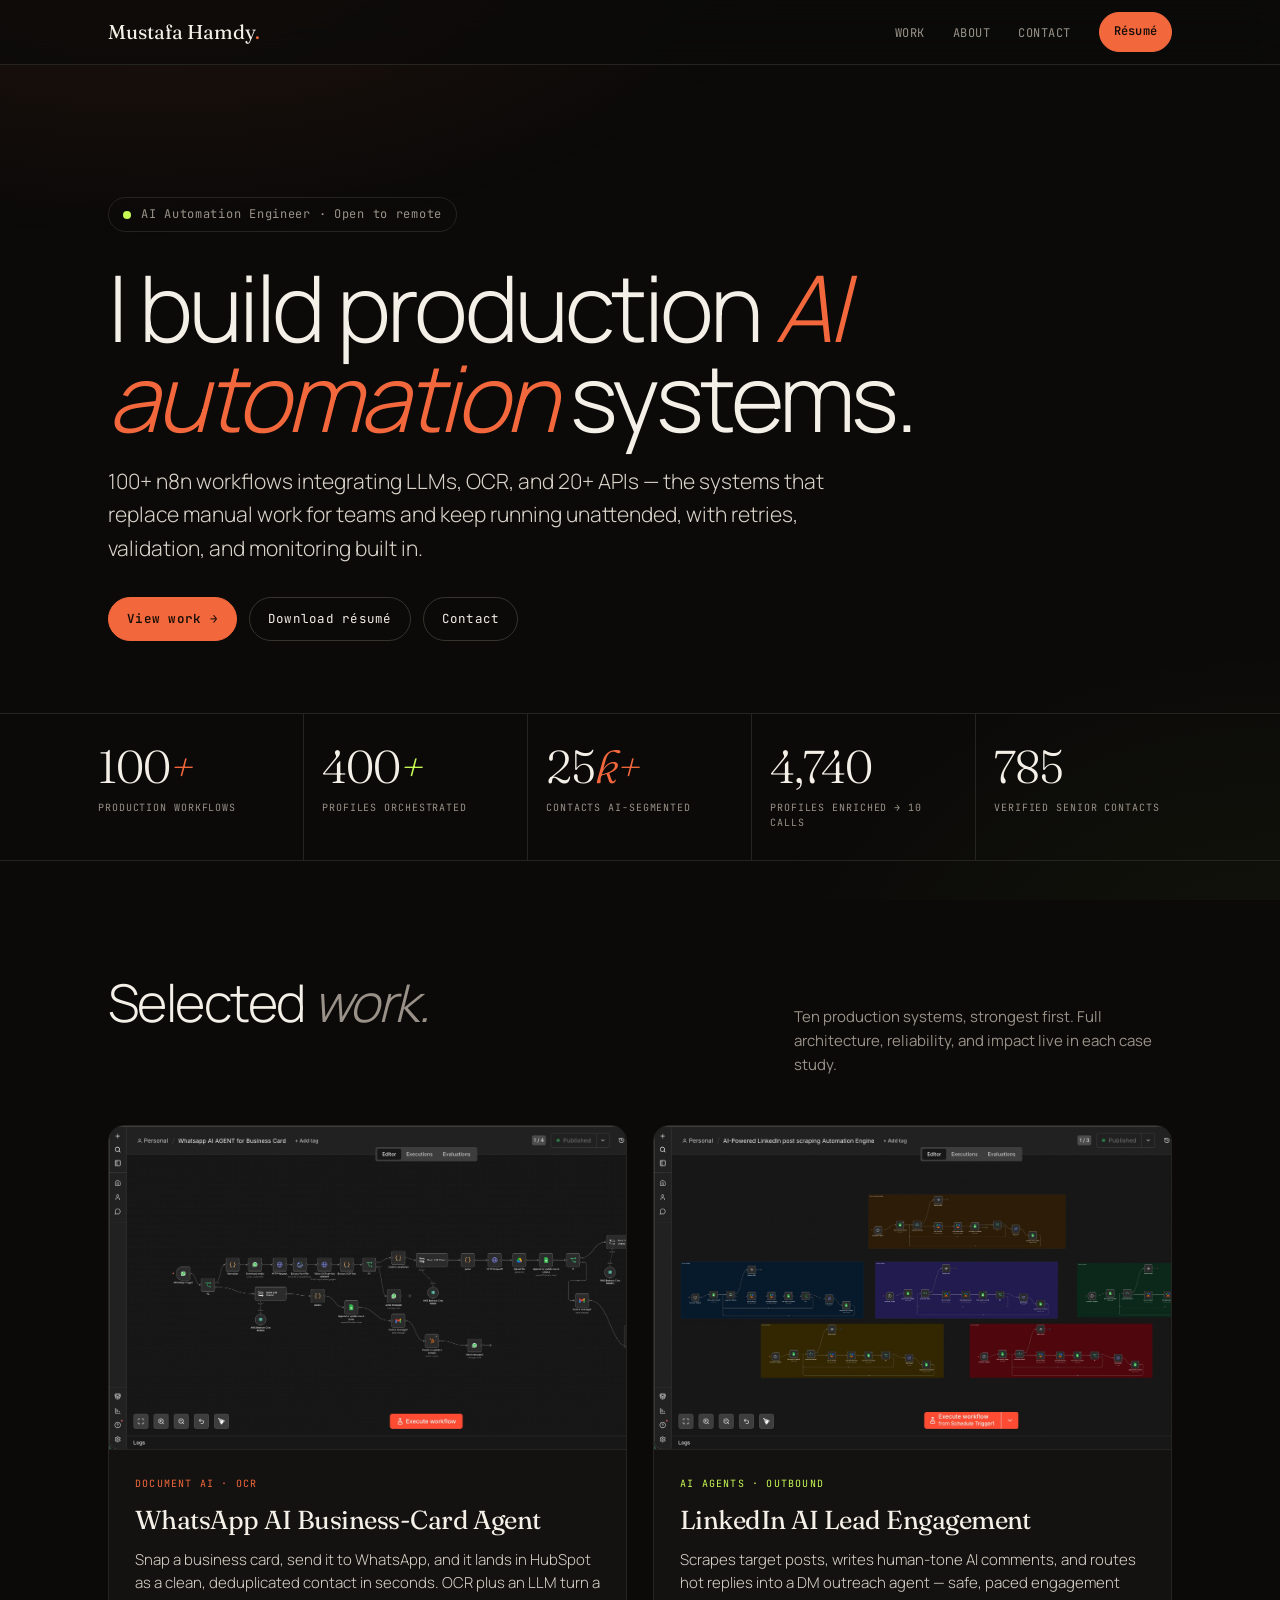
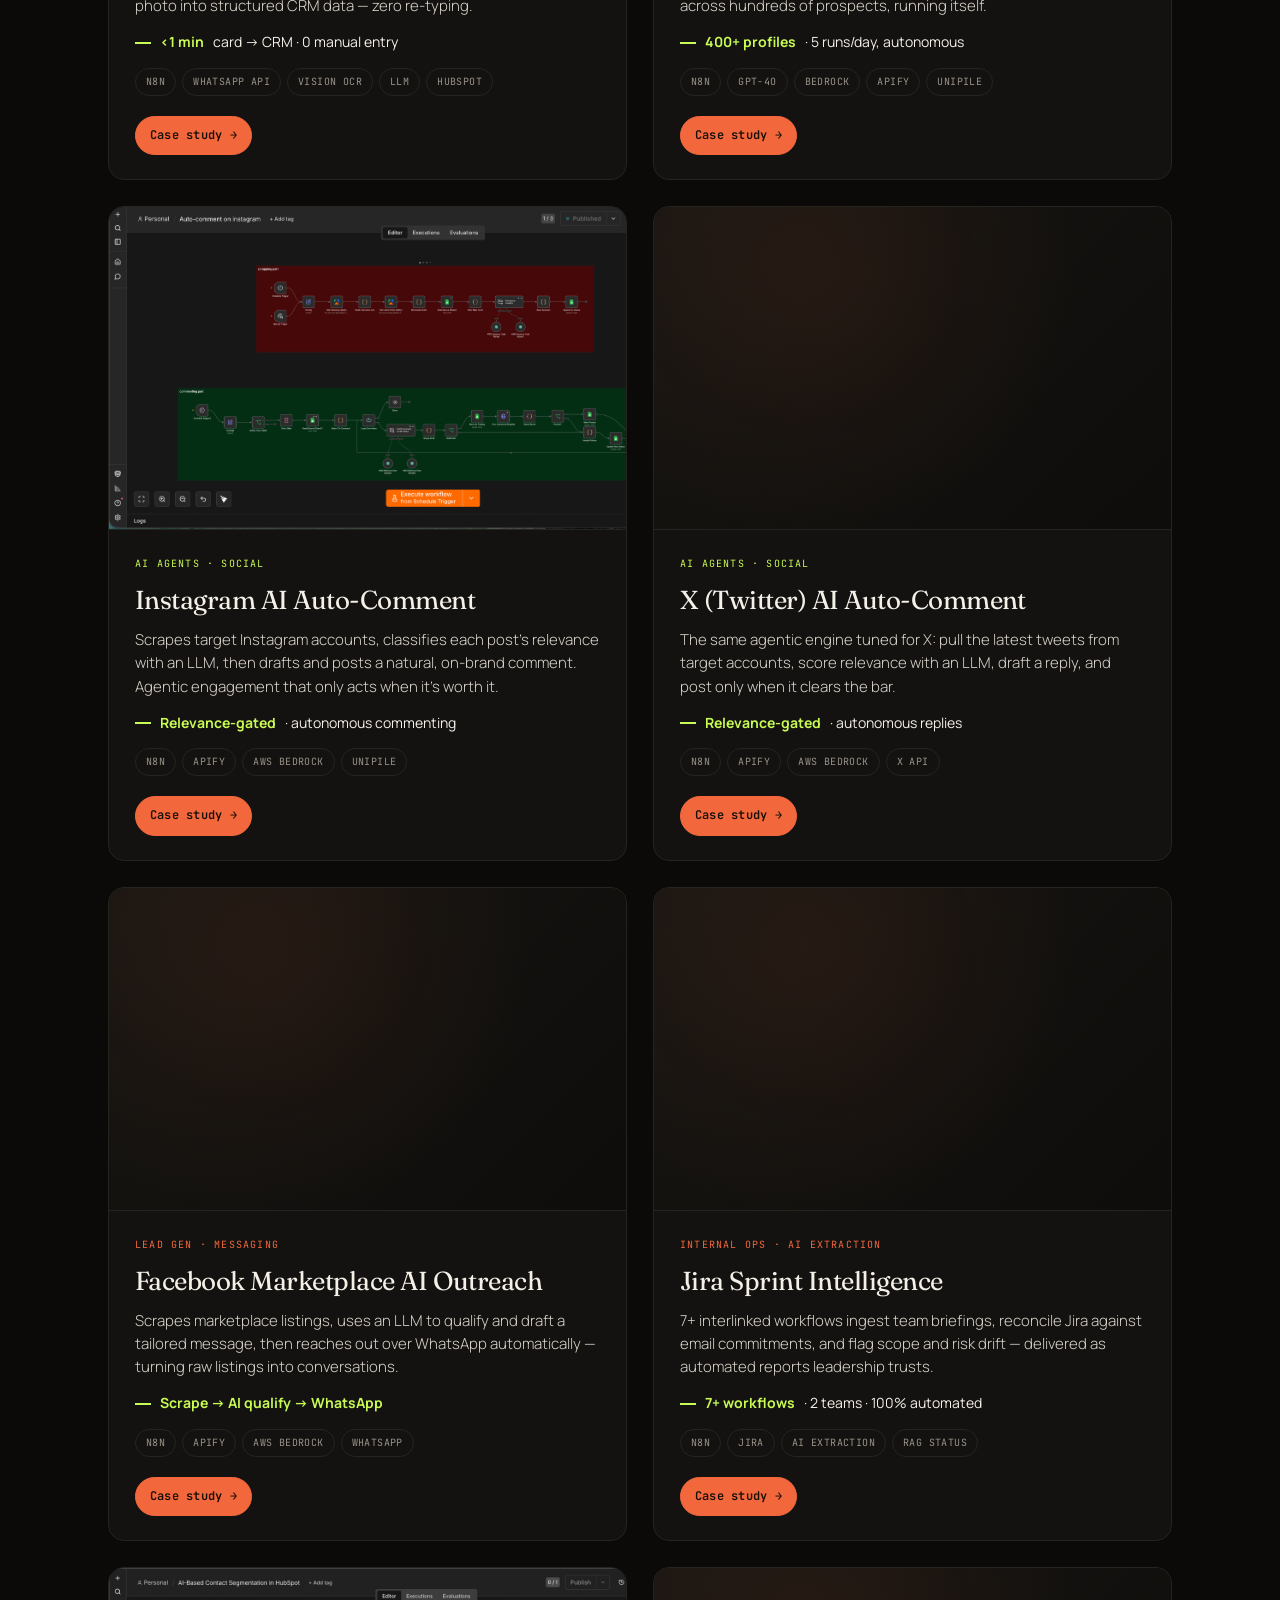
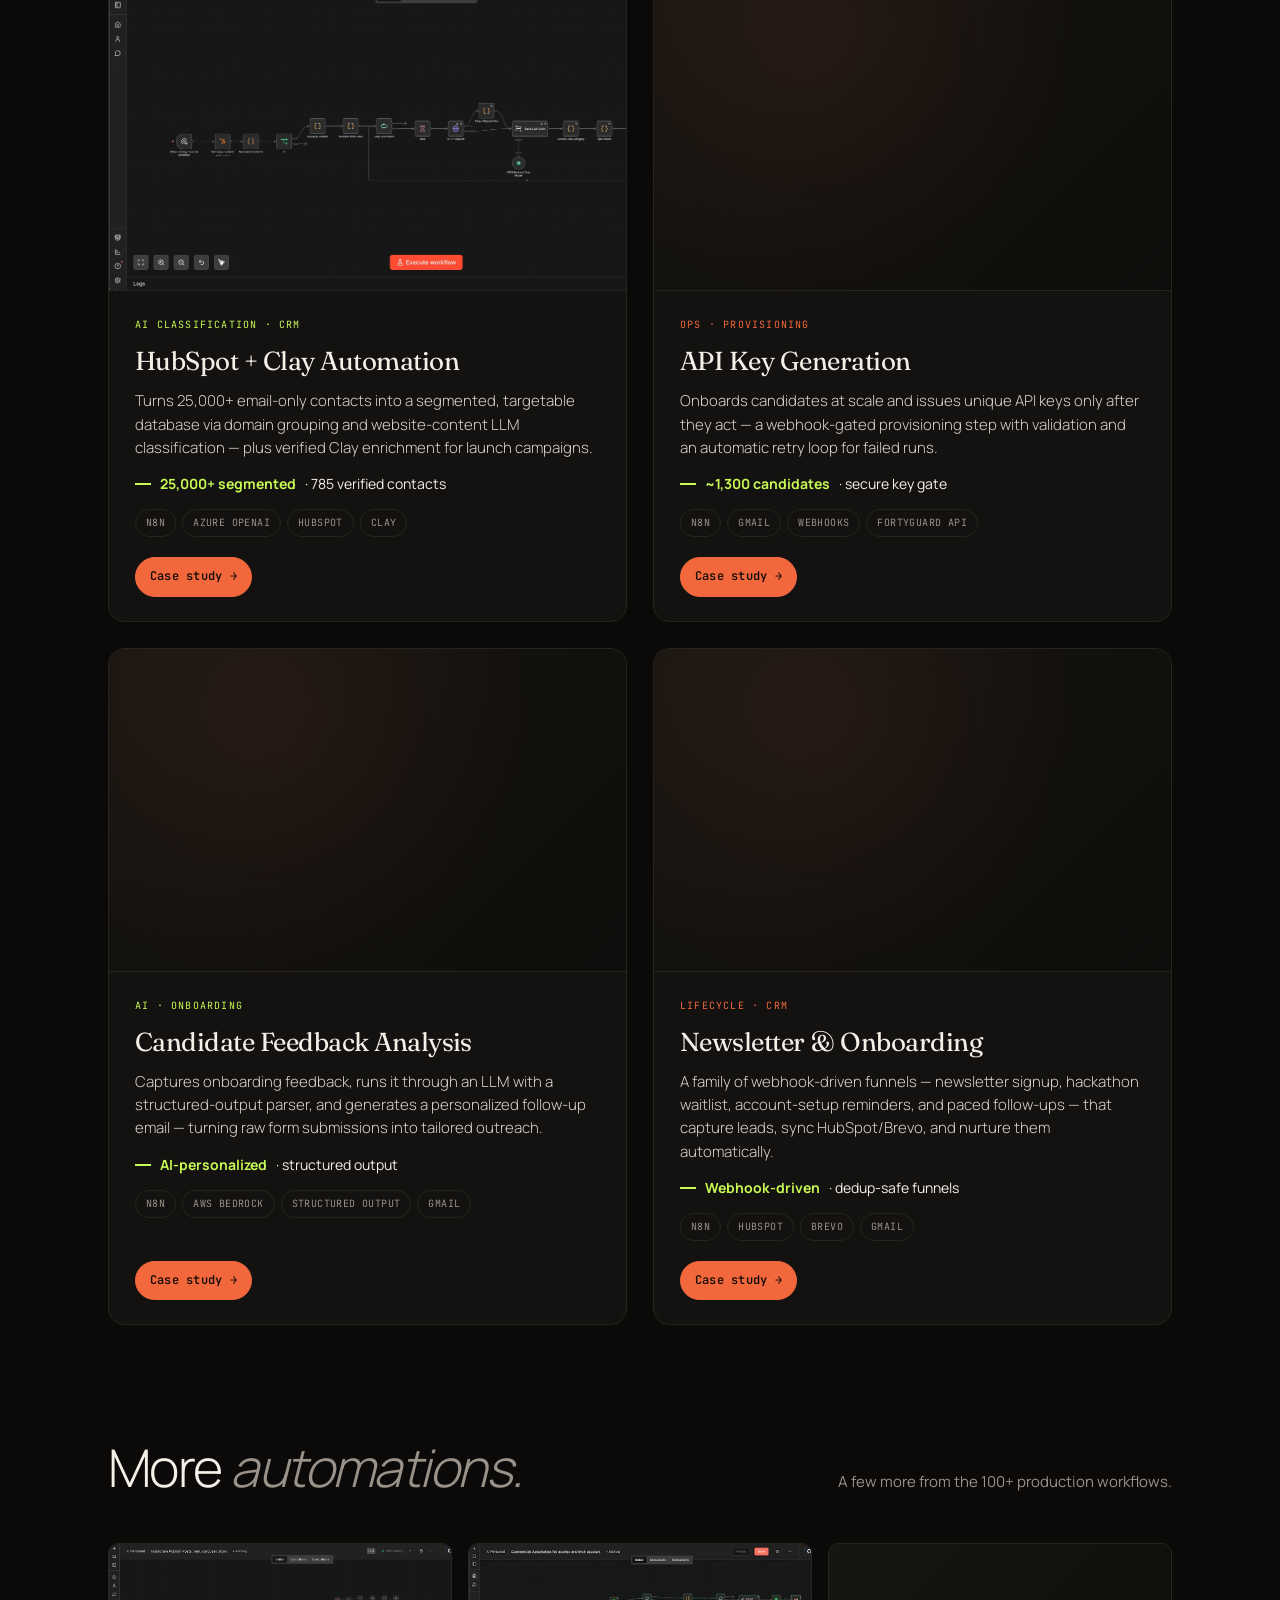
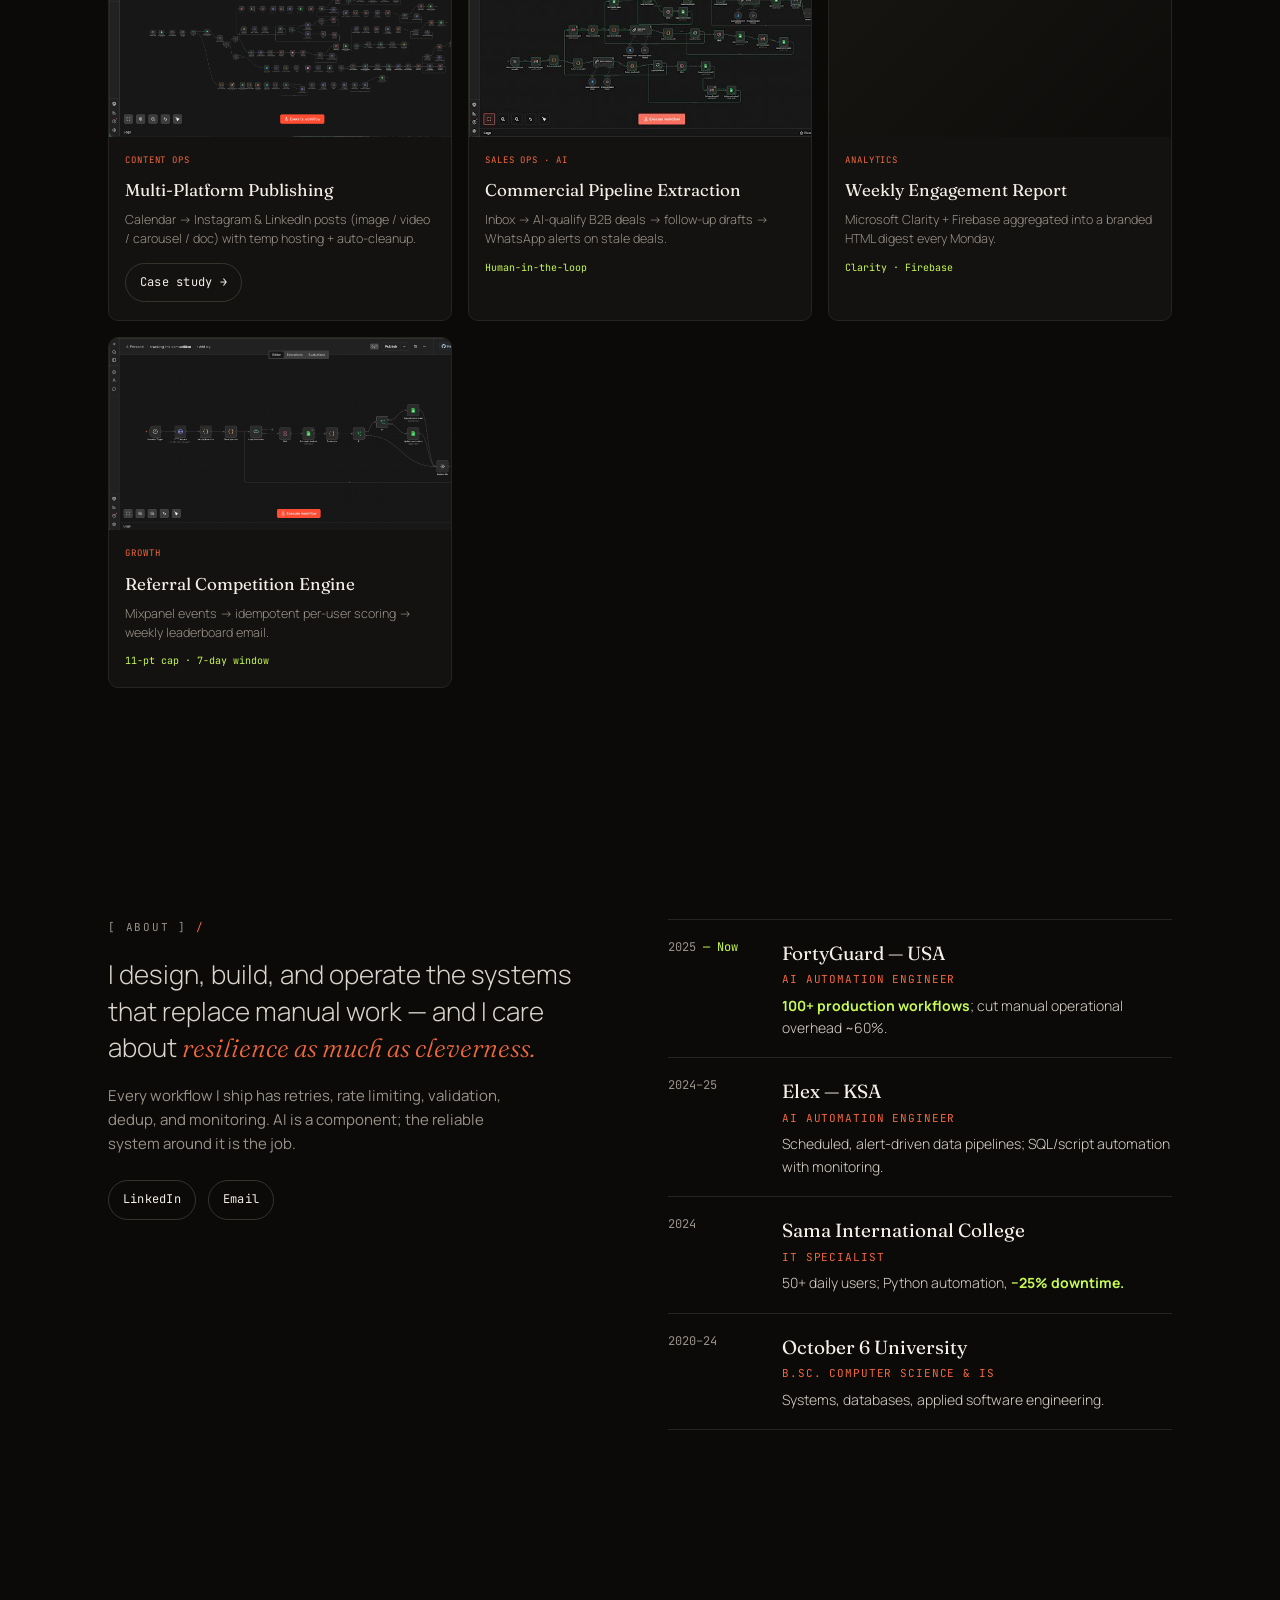
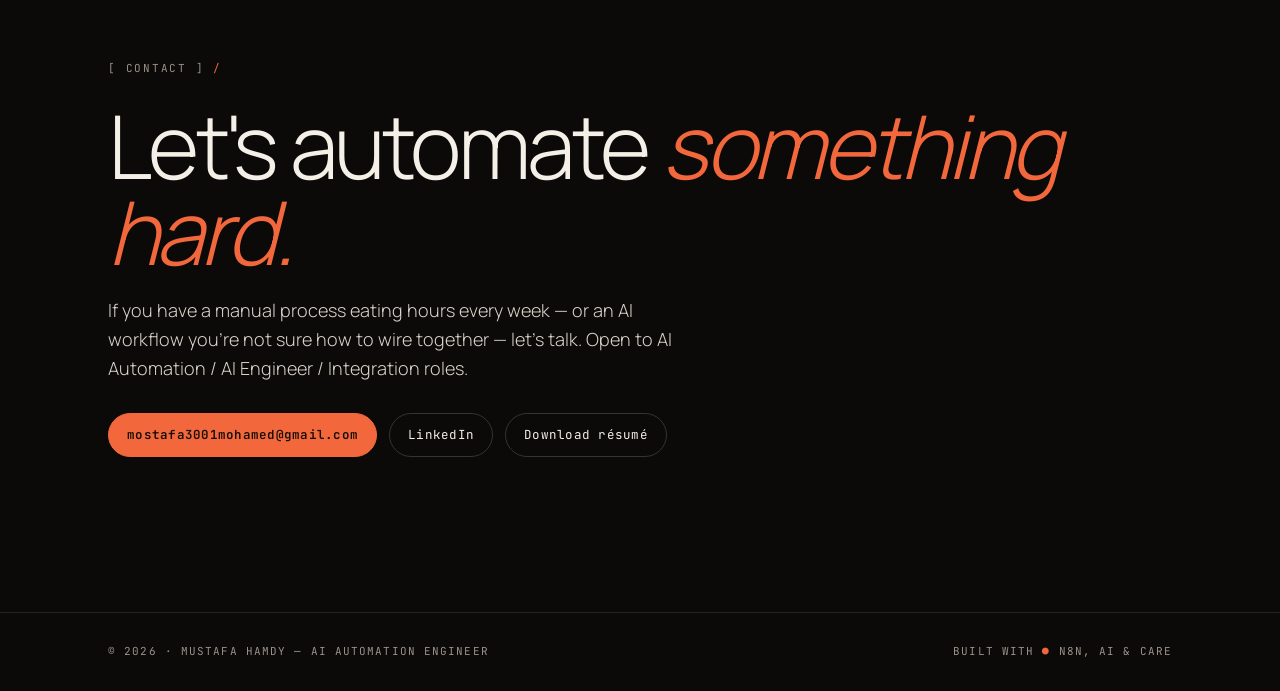
<file: index.html>
<!DOCTYPE html>
<html lang="en" class="no-js">
<head>
<meta charset="UTF-8" />
<meta name="viewport" content="width=device-width, initial-scale=1.0" />
<title>Mustafa Hamdy — AI Automation Engineer</title>
<meta name="description" content="AI Automation Engineer building production AI systems — 100+ n8n workflows integrating LLMs, OCR, and 20+ APIs. Scannable case studies with architecture, metrics, and business impact." />
<meta name="theme-color" content="#0b0a09" />
<meta property="og:title" content="Mustafa Hamdy — AI Automation Engineer" />
<meta property="og:description" content="Production AI automation systems: 100+ n8n workflows, LLMs, OCR, 20+ integrations — built to survive production." />
<meta property="og:type" content="website" />
<meta property="og:url" content="https://mostafa3001hamdy.github.io/Mustafa-Portfolio/" />
<link rel="preconnect" href="https://fonts.googleapis.com">
<link rel="preconnect" href="https://fonts.gstatic.com" crossorigin>
<link href="https://fonts.googleapis.com/css2?family=Fraunces:ital,opsz,wght@0,9..144,300..900;1,9..144,300..900&family=JetBrains+Mono:wght@300;400;500&family=Manrope:wght@300;400;500;600;700;800&display=swap" rel="stylesheet">
<link rel="stylesheet" href="styles.css">
<script>document.documentElement.classList.remove('no-js');document.documentElement.classList.add('js');</script>
</head>
<body>
<a class="skip" href="#work">Skip to work</a>

<header class="nav">
  <div class="wrap">
    <a class="brand" href="#top">Mustafa Hamdy<span class="dot">.</span></a>
    <ul>
      <li class="hide-sm"><a class="link" href="#work">Work</a></li>
      <li class="hide-sm"><a class="link" href="#about">About</a></li>
      <li class="hide-sm"><a class="link" href="#contact">Contact</a></li>
      <li><a class="btn sm primary" href="Mustafa-Hamdy-CV.pdf" download>Résumé</a></li>
    </ul>
  </div>
</header>

<main id="top">
<!-- HERO -->
<section class="hero">
  <div class="wrap">
    <div class="tagpill"><span class="pulse" aria-hidden="true"></span>AI Automation Engineer · Open to remote</div>
    <h1>I build production <span class="hero-ac">AI automation</span> systems.</h1>
    <p class="sub">100+ n8n workflows integrating LLMs, OCR, and 20+ APIs — the systems that replace manual work for teams and keep running unattended, with retries, validation, and monitoring built in.</p>
    <div class="actions">
      <a class="btn primary" href="#work">View work →</a>
      <a class="btn ghost" href="Mustafa-Hamdy-CV.pdf" download>Download résumé</a>
      <a class="btn ghost" href="#contact">Contact</a>
    </div>
  </div>
</section>

<!-- METRICS -->
<section class="metrics" style="padding:0">
  <div class="wrap" style="padding:0">
    <div class="row">
      <div class="m"><div class="n">100<em>+</em></div><div class="l">Production workflows</div></div>
      <div class="m"><div class="n">400<em>+</em></div><div class="l">Profiles orchestrated</div></div>
      <div class="m"><div class="n">25<em>k+</em></div><div class="l">Contacts AI-segmented</div></div>
      <div class="m"><div class="n">4,740</div><div class="l">Profiles enriched → 10 calls</div></div>
      <div class="m"><div class="n">785</div><div class="l">Verified senior contacts</div></div>
    </div>
  </div>
</section>

<!-- FEATURED WORK -->
<section id="work">
  <div class="wrap">
    <div class="shead reveal">
      <h2>Selected <em>work.</em></h2>
      <p>Ten production systems, strongest first. Full architecture, reliability, and impact live in each case study.</p>
    </div>
    <div class="grid feature">

      <!-- 1 -->
      <article class="pcard reveal">
        <div class="shot"><img src="workflows/08-whatsapp-business-card-agent.jpeg" alt="n8n workflow: WhatsApp business-card OCR to HubSpot pipeline" loading="lazy" decoding="async"></div>
        <div class="body">
          <div class="cat">Document AI · OCR</div>
          <h3>WhatsApp AI Business-Card Agent</h3>
          <p class="desc">Snap a business card, send it to WhatsApp, and it lands in HubSpot as a clean, deduplicated contact in seconds. OCR plus an LLM turn a photo into structured CRM data — zero re-typing.</p>
          <div class="impact"><b>&lt;1 min</b> card → CRM · 0 manual entry</div>
          <div class="chips"><span class="chip">n8n</span><span class="chip">WhatsApp API</span><span class="chip">Vision OCR</span><span class="chip">LLM</span><span class="chip">HubSpot</span></div>
          <div class="cta"><a class="btn sm primary" href="case/whatsapp-business-card.html">Case study →</a></div>
        </div>
      </article>

      <!-- 2 -->
      <article class="pcard reveal">
        <div class="shot"><img src="workflows/01-linkedin-post-scraping.jpeg" alt="n8n workflow: five parallel LinkedIn scraping engines" loading="lazy" decoding="async"></div>
        <div class="body">
          <div class="cat ai">AI Agents · Outbound</div>
          <h3>LinkedIn AI Lead Engagement</h3>
          <p class="desc">Scrapes target posts, writes human-tone AI comments, and routes hot replies into a DM outreach agent — safe, paced engagement across hundreds of prospects, running itself.</p>
          <div class="impact"><b>400+ profiles</b> · 5 runs/day, autonomous</div>
          <div class="chips"><span class="chip">n8n</span><span class="chip">GPT-4o</span><span class="chip">Bedrock</span><span class="chip">Apify</span><span class="chip">Unipile</span></div>
          <div class="cta"><a class="btn sm primary" href="case/linkedin-engagement-engine.html">Case study →</a></div>
        </div>
      </article>

      <!-- 3 -->
      <article class="pcard reveal">
        <div class="shot"><img src="workflows/25-social-autocomment-ig.png" alt="n8n workflow: Instagram AI auto-comment with Bedrock relevance classifier" loading="lazy" decoding="async"></div>
        <div class="body">
          <div class="cat ai">AI Agents · Social</div>
          <h3>Instagram AI Auto-Comment</h3>
          <p class="desc">Scrapes target Instagram accounts, classifies each post's relevance with an LLM, then drafts and posts a natural, on-brand comment. Agentic engagement that only acts when it's worth it.</p>
          <div class="impact"><b>Relevance-gated</b> · autonomous commenting</div>
          <div class="chips"><span class="chip">n8n</span><span class="chip">Apify</span><span class="chip">AWS Bedrock</span><span class="chip">Unipile</span></div>
          <div class="cta"><a class="btn sm primary" href="case/instagram-auto-comment.html">Case study →</a></div>
        </div>
      </article>

      <!-- 4 -->
      <article class="pcard reveal">
        <div class="shot"><img src="workflows/26-social-autocomment-x.png" alt="n8n workflow: X (Twitter) AI auto-comment with Bedrock relevance classifier" loading="lazy" decoding="async"></div>
        <div class="body">
          <div class="cat ai">AI Agents · Social</div>
          <h3>X (Twitter) AI Auto-Comment</h3>
          <p class="desc">The same agentic engine tuned for X: pull the latest tweets from target accounts, score relevance with an LLM, draft a reply, and post only when it clears the bar.</p>
          <div class="impact"><b>Relevance-gated</b> · autonomous replies</div>
          <div class="chips"><span class="chip">n8n</span><span class="chip">Apify</span><span class="chip">AWS Bedrock</span><span class="chip">X API</span></div>
          <div class="cta"><a class="btn sm primary" href="case/x-auto-comment.html">Case study →</a></div>
        </div>
      </article>

      <!-- 5 -->
      <article class="pcard reveal">
        <div class="shot"><img src="workflows/31-marketplace-outreach.png" alt="n8n workflow: marketplace scraping, LLM qualification, WhatsApp outreach" loading="lazy" decoding="async"></div>
        <div class="body">
          <div class="cat">Lead Gen · Messaging</div>
          <h3>Facebook Marketplace AI Outreach</h3>
          <p class="desc">Scrapes marketplace listings, uses an LLM to qualify and draft a tailored message, then reaches out over WhatsApp automatically — turning raw listings into conversations.</p>
          <div class="impact"><b>Scrape → AI qualify → WhatsApp</b></div>
          <div class="chips"><span class="chip">n8n</span><span class="chip">Apify</span><span class="chip">AWS Bedrock</span><span class="chip">WhatsApp</span></div>
          <div class="cta"><a class="btn sm primary" href="case/facebook-marketplace-outreach.html">Case study →</a></div>
        </div>
      </article>

      <!-- 6 -->
      <article class="pcard reveal">
        <div class="shot"><img src="workflows/10-monday-briefing-ingestion.jpeg" alt="n8n workflow: briefing ingestion with AI extraction and Jira reconciliation" loading="lazy" decoding="async"></div>
        <div class="body">
          <div class="cat">Internal Ops · AI Extraction</div>
          <h3>Jira Sprint Intelligence</h3>
          <p class="desc">7+ interlinked workflows ingest team briefings, reconcile Jira against email commitments, and flag scope and risk drift — delivered as automated reports leadership trusts.</p>
          <div class="impact"><b>7+ workflows</b> · 2 teams · 100% automated</div>
          <div class="chips"><span class="chip">n8n</span><span class="chip">Jira</span><span class="chip">AI extraction</span><span class="chip">RAG status</span></div>
          <div class="cta"><a class="btn sm primary" href="case/jira-sprint-intelligence.html">Case study →</a></div>
        </div>
      </article>

      <!-- 7 -->
      <article class="pcard reveal">
        <div class="shot"><img src="workflows/18-hubspot-ai-segmentation.jpeg" alt="n8n workflow: domain grouping and LLM classification into HubSpot segments" loading="lazy" decoding="async"></div>
        <div class="body">
          <div class="cat ai">AI Classification · CRM</div>
          <h3>HubSpot + Clay Automation</h3>
          <p class="desc">Turns 25,000+ email-only contacts into a segmented, targetable database via domain grouping and website-content LLM classification — plus verified Clay enrichment for launch campaigns.</p>
          <div class="impact"><b>25,000+ segmented</b> · 785 verified contacts</div>
          <div class="chips"><span class="chip">n8n</span><span class="chip">Azure OpenAI</span><span class="chip">HubSpot</span><span class="chip">Clay</span></div>
          <div class="cta"><a class="btn sm primary" href="case/hubspot-clay-automation.html">Case study →</a></div>
        </div>
      </article>

      <!-- 8 -->
      <article class="pcard reveal">
        <div class="shot"><img src="workflows/28-api-key-generation.png" alt="n8n workflow: candidate API key generation and delivery" loading="lazy" decoding="async"></div>
        <div class="body">
          <div class="cat">Ops · Provisioning</div>
          <h3>API Key Generation</h3>
          <p class="desc">Onboards candidates at scale and issues unique API keys only after they act — a webhook-gated provisioning step with validation and an automatic retry loop for failed runs.</p>
          <div class="impact"><b>~1,300 candidates</b> · secure key gate</div>
          <div class="chips"><span class="chip">n8n</span><span class="chip">Gmail</span><span class="chip">Webhooks</span><span class="chip">FortyGuard API</span></div>
          <div class="cta"><a class="btn sm primary" href="case/api-key-generation.html">Case study →</a></div>
        </div>
      </article>

      <!-- 9 -->
      <article class="pcard reveal">
        <div class="shot"><img src="workflows/30-feedback-email.png" alt="n8n workflow: AI feedback email generation with Bedrock and structured output" loading="lazy" decoding="async"></div>
        <div class="body">
          <div class="cat ai">AI · Onboarding</div>
          <h3>Candidate Feedback Analysis</h3>
          <p class="desc">Captures onboarding feedback, runs it through an LLM with a structured-output parser, and generates a personalized follow-up email — turning raw form submissions into tailored outreach.</p>
          <div class="impact"><b>AI-personalized</b> · structured output</div>
          <div class="chips"><span class="chip">n8n</span><span class="chip">AWS Bedrock</span><span class="chip">Structured Output</span><span class="chip">Gmail</span></div>
          <div class="cta"><a class="btn sm primary" href="case/candidate-feedback.html">Case study →</a></div>
        </div>
      </article>

      <!-- 10 -->
      <article class="pcard reveal">
        <div class="shot"><img src="workflows/16-automation-newsletter.jpeg" alt="n8n workflow: newsletter signup to HubSpot and welcome email" loading="lazy" decoding="async"></div>
        <div class="body">
          <div class="cat">Lifecycle · CRM</div>
          <h3>Newsletter &amp; Onboarding</h3>
          <p class="desc">A family of webhook-driven funnels — newsletter signup, hackathon waitlist, account-setup reminders, and paced follow-ups — that capture leads, sync HubSpot/Brevo, and nurture them automatically.</p>
          <div class="impact"><b>Webhook-driven</b> · dedup-safe funnels</div>
          <div class="chips"><span class="chip">n8n</span><span class="chip">HubSpot</span><span class="chip">Brevo</span><span class="chip">Gmail</span></div>
          <div class="cta"><a class="btn sm primary" href="case/newsletter-onboarding.html">Case study →</a></div>
        </div>
      </article>

    </div>
  </div>
</section>

<!-- MORE AUTOMATIONS -->
<section id="more" style="padding-top:0">
  <div class="wrap">
    <div class="shead reveal">
      <h2>More <em>automations.</em></h2>
      <p>A few more from the 100+ production workflows.</p>
    </div>
    <div class="mini reveal">
      <article class="mcard"><div class="shot"><img src="workflows/21-instagram-publishing.png" alt="Multi-platform content publishing workflow" loading="lazy" decoding="async"></div><div class="body"><div class="cat">Content Ops</div><h4>Multi-Platform Publishing</h4><p>Calendar → Instagram &amp; LinkedIn posts (image / video / carousel / doc) with temp hosting + auto-cleanup.</p><div class="cta"><a class="btn sm ghost" href="case/content-publishing.html">Case study →</a></div></div></article>
      <article class="mcard"><div class="shot"><img src="workflows/20-commercial-pipeline-extraction.png" alt="Commercial pipeline extraction workflow" loading="lazy" decoding="async"></div><div class="body"><div class="cat">Sales Ops · AI</div><h4>Commercial Pipeline Extraction</h4><p>Inbox → AI-qualify B2B deals → follow-up drafts → WhatsApp alerts on stale deals.</p><div class="k">Human-in-the-loop</div></div></article>
      <article class="mcard"><div class="shot"><img src="workflows/15-weekly-engagement-report.jpeg" alt="Weekly engagement report workflow" loading="lazy" decoding="async"></div><div class="body"><div class="cat">Analytics</div><h4>Weekly Engagement Report</h4><p>Microsoft Clarity + Firebase aggregated into a branded HTML digest every Monday.</p><div class="k">Clarity · Firebase</div></div></article>
      <article class="mcard"><div class="shot"><img src="workflows/17-tracking-link-competition.jpeg" alt="Referral competition scoring workflow" loading="lazy" decoding="async"></div><div class="body"><div class="cat">Growth</div><h4>Referral Competition Engine</h4><p>Mixpanel events → idempotent per-user scoring → weekly leaderboard email.</p><div class="k">11-pt cap · 7-day window</div></div></article>
    </div>
  </div>
</section>

<!-- ABOUT + EXPERIENCE -->
<section id="about">
  <div class="wrap">
    <div class="two">
      <div class="reveal">
        <div class="eyebrow" style="margin-bottom:20px">[ About ]<span class="dot"> /</span></div>
        <p class="lead">I design, build, and operate the systems that replace manual work — and I care about <em>resilience as much as cleverness.</em></p>
        <p style="color:var(--mut);font-size:15px;margin-top:18px;max-width:44ch">Every workflow I ship has retries, rate limiting, validation, dedup, and monitoring. AI is a component; the reliable system around it is the job.</p>
        <div class="actions" style="display:flex;gap:12px;margin-top:24px">
          <a class="btn sm ghost" href="https://www.linkedin.com/in/mustafa-hamdy-87479b243" target="_blank" rel="noopener">LinkedIn</a>
          <a class="btn sm ghost" href="mailto:mostafa3001mohamed@gmail.com">Email</a>
        </div>
      </div>
      <ul class="xp reveal">
        <li><div class="yr">2025<span class="now"> — Now</span></div><div><h4>FortyGuard — USA</h4><div class="role">AI Automation Engineer</div><p><b>100+ production workflows</b>; cut manual operational overhead ~60%.</p></div></li>
        <li><div class="yr">2024–25</div><div><h4>Elex — KSA</h4><div class="role">AI Automation Engineer</div><p>Scheduled, alert-driven data pipelines; SQL/script automation with monitoring.</p></div></li>
        <li><div class="yr">2024</div><div><h4>Sama International College</h4><div class="role">IT Specialist</div><p>50+ daily users; Python automation, <b>−25% downtime.</b></p></div></li>
        <li><div class="yr">2020–24</div><div><h4>October 6 University</h4><div class="role">B.Sc. Computer Science &amp; IS</div><p>Systems, databases, applied software engineering.</p></div></li>
      </ul>
    </div>
  </div>
</section>

<!-- CONTACT -->
<section class="contact" id="contact">
  <div class="wrap reveal">
    <div class="eyebrow" style="margin-bottom:24px">[ Contact ]<span class="dot"> /</span></div>
    <h2>Let's automate <em>something hard.</em></h2>
    <p class="sub">If you have a manual process eating hours every week — or an AI workflow you're not sure how to wire together — let's talk. Open to AI Automation / AI Engineer / Integration roles.</p>
    <div class="actions">
      <a class="btn primary" href="mailto:mostafa3001mohamed@gmail.com">mostafa3001mohamed@gmail.com</a>
      <a class="btn ghost" href="https://www.linkedin.com/in/mustafa-hamdy-87479b243" target="_blank" rel="noopener">LinkedIn</a>
      <a class="btn ghost" href="Mustafa-Hamdy-CV.pdf" download>Download résumé</a>
    </div>
  </div>
</section>
</main>

<footer>
  <div class="wrap">
    <div>© <span id="yr">2026</span> · Mustafa Hamdy — AI Automation Engineer</div>
    <div>Built with <span class="heart">●</span> n8n, AI &amp; care</div>
  </div>
</footer>

<script>
  document.getElementById('yr').textContent=new Date().getFullYear();
  var rm=window.matchMedia&&window.matchMedia('(prefers-reduced-motion: reduce)').matches;
  var els=document.querySelectorAll('.reveal');
  if(rm||!('IntersectionObserver' in window)){els.forEach(function(e){e.classList.add('in')});}
  else{var io=new IntersectionObserver(function(en){en.forEach(function(e){if(e.isIntersecting){e.target.classList.add('in');io.unobserve(e.target)}})},{threshold:.08,rootMargin:'0px 0px -40px 0px'});els.forEach(function(e){io.observe(e)});}
</script>
</body>
</html>
</file>
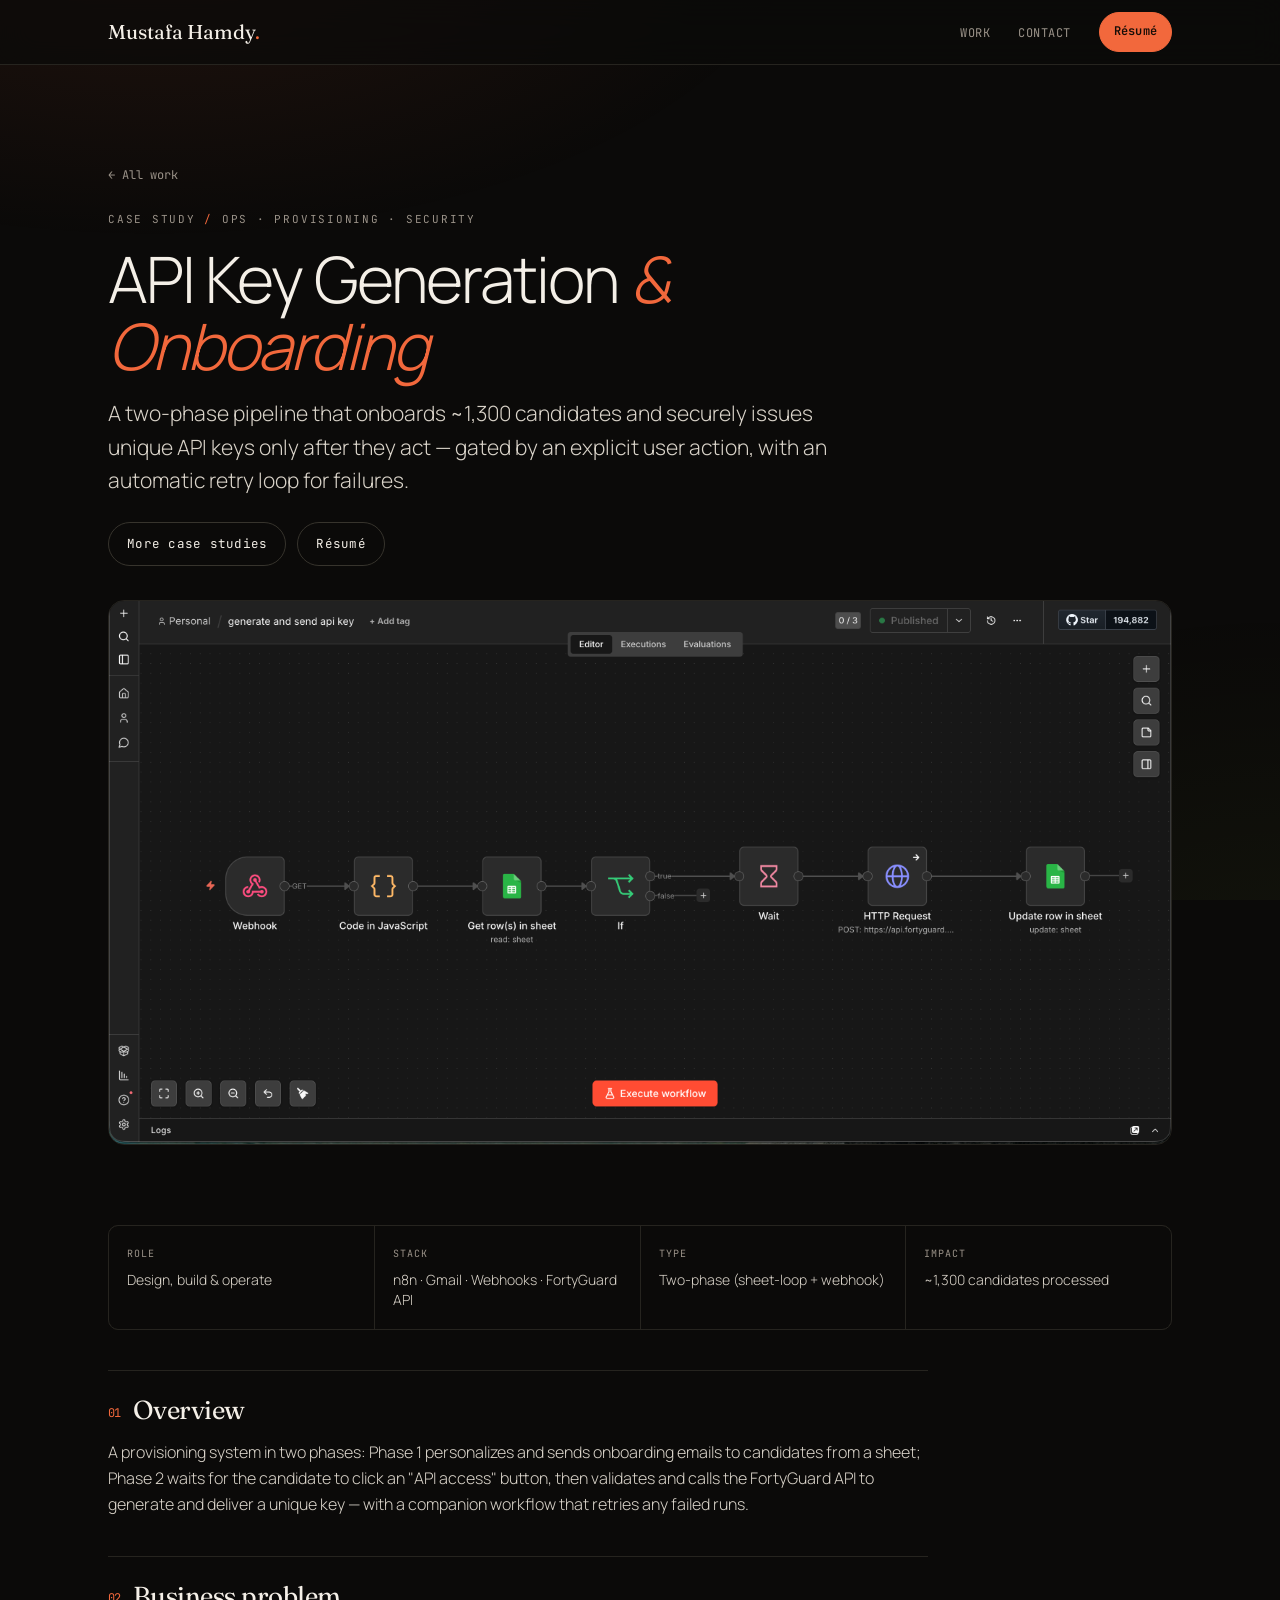
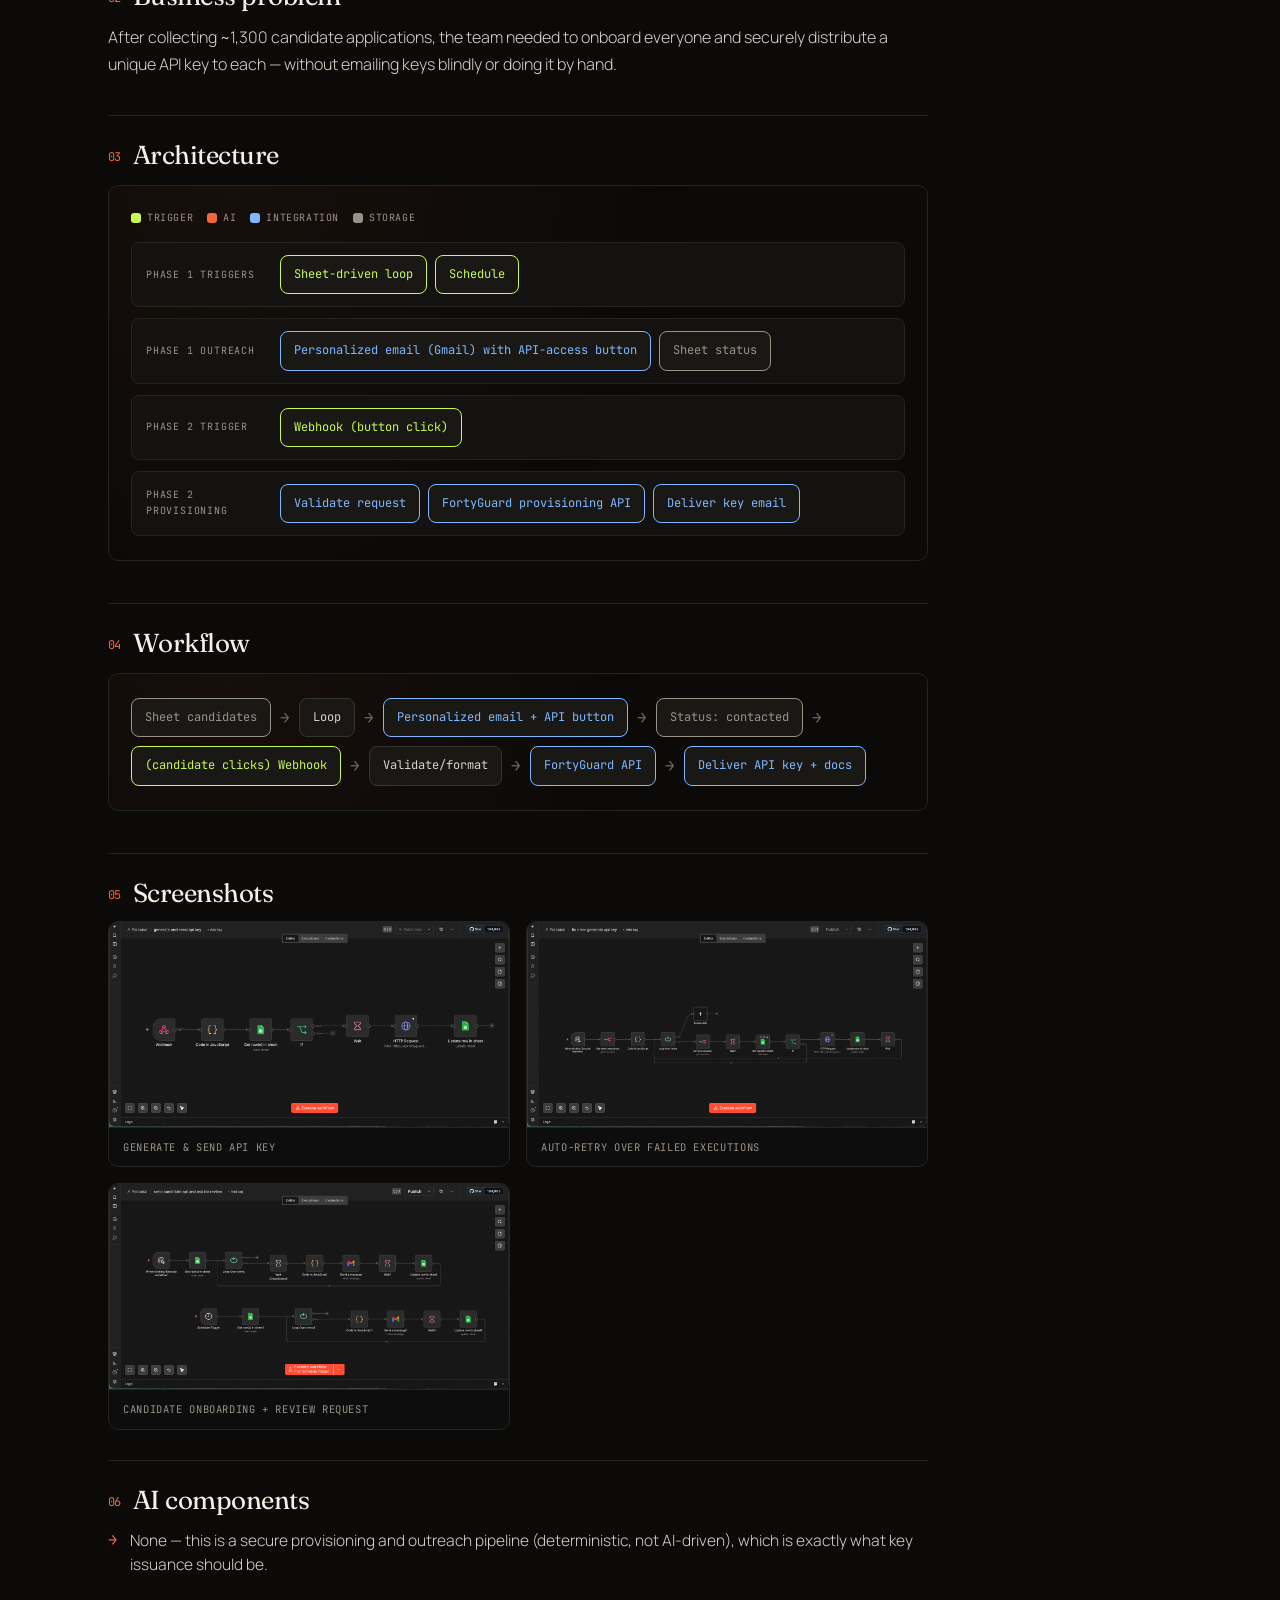
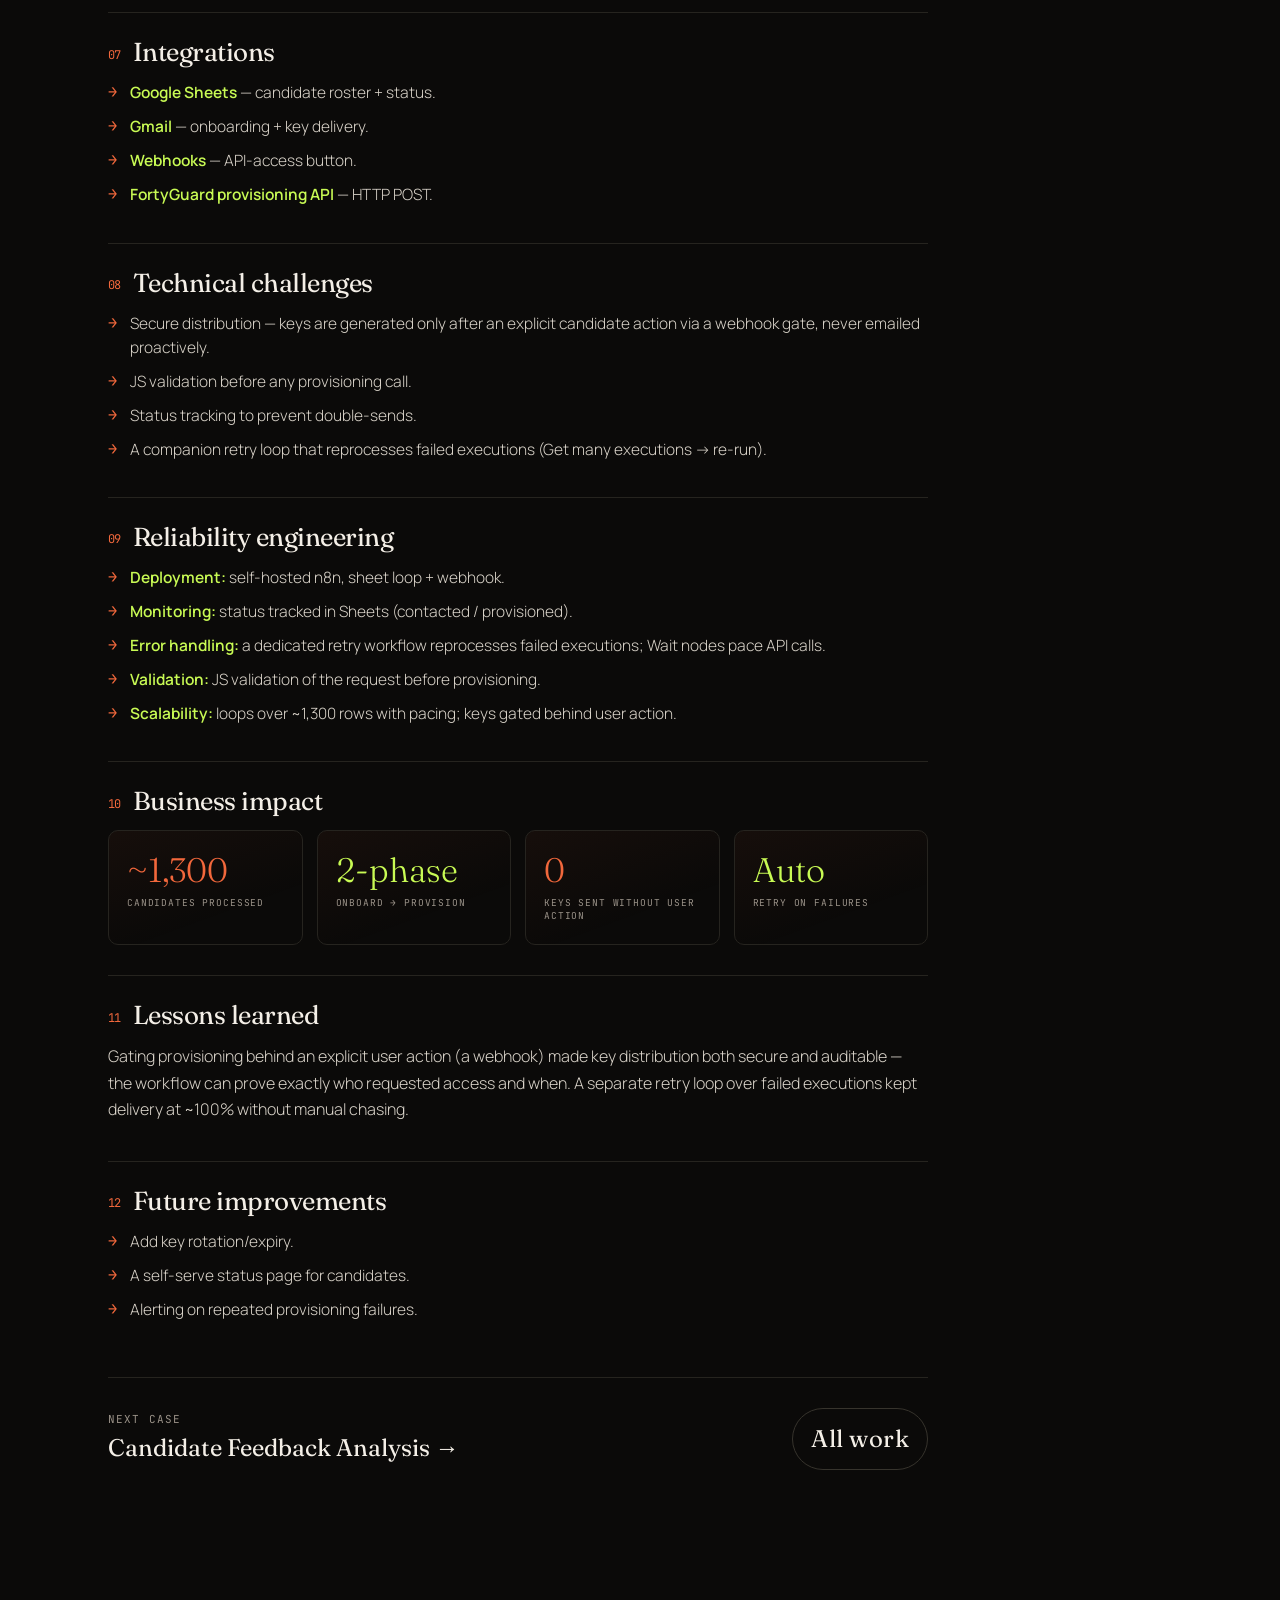
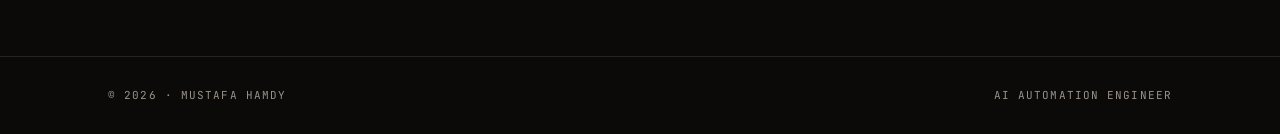
<file: case/api-key-generation.html>
<!DOCTYPE html>
<html lang="en" class="no-js">
<head>
<meta charset="UTF-8" />
<meta name="viewport" content="width=device-width, initial-scale=1.0" />
<title>API Key Generation &amp; Candidate Onboarding — Case Study — Mustafa Hamdy</title>
<meta name="description" content="Case study: a two-phase pipeline that onboards ~1,300 candidates and securely issues unique API keys only after they act — architecture, reliability engineering, screenshots, and measured impact." />
<meta name="theme-color" content="#0b0a09" />
<link rel="preconnect" href="https://fonts.googleapis.com">
<link rel="preconnect" href="https://fonts.gstatic.com" crossorigin>
<link href="https://fonts.googleapis.com/css2?family=Fraunces:ital,opsz,wght@0,9..144,300..900;1,9..144,300..900&family=JetBrains+Mono:wght@300;400;500&family=Manrope:wght@300;400;500;600;700;800&display=swap" rel="stylesheet">
<link rel="stylesheet" href="../styles.css">
<script>document.documentElement.classList.remove('no-js');document.documentElement.classList.add('js');</script>
</head>
<body>
<a class="skip" href="#body">Skip to content</a>
<header class="nav">
  <div class="wrap">
    <a class="brand" href="../index.html">Mustafa Hamdy<span class="dot">.</span></a>
    <ul>
      <li class="hide-sm"><a class="link" href="../index.html#work">Work</a></li>
      <li class="hide-sm"><a class="link" href="../index.html#contact">Contact</a></li>
      <li><a class="btn sm primary" href="../Mustafa-Hamdy-CV.pdf" download>Résumé</a></li>
    </ul>
  </div>
</header>

<main id="body">
<section class="cstop">
  <div class="wrap">
    <a class="back" href="../index.html#work">← All work</a>
    <div class="cshero">
      <div class="eyebrow" style="margin-bottom:16px">Case Study <span class="dot">/</span> Ops · Provisioning · Security</div>
      <h1>API Key Generation <em>&amp; Onboarding</em></h1>
      <p class="sub">A two-phase pipeline that onboards ~1,300 candidates and securely issues unique API keys only after they act — gated by an explicit user action, with an automatic retry loop for failures.</p>
      <div class="actions">
        <a class="btn ghost" href="../index.html#work">More case studies</a>
        <a class="btn ghost" href="../Mustafa-Hamdy-CV.pdf" download>Résumé</a>
      </div>
    </div>
    <div class="hero-shot"><img src="../workflows/28-api-key-generation.png" alt="n8n workflow: candidate API key generation via webhook and the FortyGuard API"></div>
  </div>
</section>

<section style="padding-top:20px">
  <div class="wrap">
    <div class="facts">
      <div class="f"><div class="fk">Role</div><div class="fv">Design, build &amp; operate</div></div>
      <div class="f"><div class="fk">Stack</div><div class="fv">n8n · Gmail · Webhooks · FortyGuard API</div></div>
      <div class="f"><div class="fk">Type</div><div class="fv">Two-phase (sheet-loop + webhook)</div></div>
      <div class="f"><div class="fk">Impact</div><div class="fv">~1,300 candidates processed</div></div>
    </div>

    <div class="cbody">
      <div class="block">
        <h2><span class="n">01</span>Overview</h2>
        <p>A provisioning system in two phases: Phase 1 personalizes and sends onboarding emails to candidates from a sheet; Phase 2 waits for the candidate to click an "API access" button, then validates and calls the FortyGuard API to generate and deliver a unique key — with a companion workflow that retries any failed runs.</p>
      </div>

      <div class="block">
        <h2><span class="n">02</span>Business problem</h2>
        <p>After collecting ~1,300 candidate applications, the team needed to onboard everyone and securely distribute a unique API key to each — without emailing keys blindly or doing it by hand.</p>
      </div>

      <div class="block">
        <h2><span class="n">03</span>Architecture</h2>
        <div class="diagram">
          <div class="legend"><span><i class="i-trig"></i>Trigger</span><span><i class="i-ai"></i>AI</span><span><i class="i-int"></i>Integration</span><span><i class="i-store"></i>Storage</span></div>
          <div class="arch" role="img" aria-label="Phase 1 sheet-driven loop and schedule triggers send personalized onboarding emails with an API-access button via Gmail and track status in a sheet; Phase 2 webhook on the button click validates the request, calls the FortyGuard provisioning API, and delivers the key email.">
            <div class="tier"><div class="tl">Phase 1 triggers</div><div class="tn"><span class="node trig">Sheet-driven loop</span><span class="node trig">Schedule</span></div></div>
            <div class="tier"><div class="tl">Phase 1 outreach</div><div class="tn"><span class="node int">Personalized email (Gmail) with API-access button</span><span class="node store">Sheet status</span></div></div>
            <div class="tier"><div class="tl">Phase 2 trigger</div><div class="tn"><span class="node trig">Webhook (button click)</span></div></div>
            <div class="tier"><div class="tl">Phase 2 provisioning</div><div class="tn"><span class="node int">Validate request</span><span class="node int">FortyGuard provisioning API</span><span class="node int">Deliver key email</span></div></div>
          </div>
        </div>
      </div>

      <div class="block">
        <h2><span class="n">04</span>Workflow</h2>
        <div class="diagram">
          <div class="flow" role="img" aria-label="Two-phase flow: sheet candidates loop into personalized emails with an API button and status set to contacted; when a candidate clicks, a webhook validates and formats the request, calls the FortyGuard API, and delivers the API key and docs.">
            <span class="node store">Sheet candidates</span><span class="arrow">→</span><span class="node">Loop</span><span class="arrow">→</span><span class="node int">Personalized email + API button</span><span class="arrow">→</span><span class="node store">Status: contacted</span><span class="arrow">→</span><span class="node trig">(candidate clicks) Webhook</span><span class="arrow">→</span><span class="node">Validate/format</span><span class="arrow">→</span><span class="node int">FortyGuard API</span><span class="arrow">→</span><span class="node int">Deliver API key + docs</span>
          </div>
        </div>
      </div>

      <div class="block">
        <h2><span class="n">05</span>Screenshots</h2>
        <div class="gallery">
          <figure><a href="../workflows/28-api-key-generation.png" target="_blank" rel="noopener"><img src="../workflows/28-api-key-generation.png" alt="Generate and send API key" loading="lazy"></a><figcaption>Generate &amp; send API key</figcaption></figure>
          <figure><a href="../workflows/29-api-key-retry.png" target="_blank" rel="noopener"><img src="../workflows/29-api-key-retry.png" alt="Auto-retry over failed executions" loading="lazy"></a><figcaption>Auto-retry over failed executions</figcaption></figure>
          <figure><a href="../workflows/24-candidate-onboarding.png" target="_blank" rel="noopener"><img src="../workflows/24-candidate-onboarding.png" alt="Candidate onboarding and review request" loading="lazy"></a><figcaption>Candidate onboarding + review request</figcaption></figure>
        </div>
      </div>

      <div class="block">
        <h2><span class="n">06</span>AI components</h2>
        <ul>
          <li>None — this is a secure provisioning and outreach pipeline (deterministic, not AI-driven), which is exactly what key issuance should be.</li>
        </ul>
      </div>

      <div class="block">
        <h2><span class="n">07</span>Integrations</h2>
        <ul>
          <li><b>Google Sheets</b> — candidate roster + status.</li>
          <li><b>Gmail</b> — onboarding + key delivery.</li>
          <li><b>Webhooks</b> — API-access button.</li>
          <li><b>FortyGuard provisioning API</b> — HTTP POST.</li>
        </ul>
      </div>

      <div class="block">
        <h2><span class="n">08</span>Technical challenges</h2>
        <ul>
          <li>Secure distribution — keys are generated only after an explicit candidate action via a webhook gate, never emailed proactively.</li>
          <li>JS validation before any provisioning call.</li>
          <li>Status tracking to prevent double-sends.</li>
          <li>A companion retry loop that reprocesses failed executions (Get many executions → re-run).</li>
        </ul>
      </div>

      <div class="block">
        <h2><span class="n">09</span>Reliability engineering</h2>
        <ul>
          <li><b>Deployment:</b> self-hosted n8n, sheet loop + webhook.</li>
          <li><b>Monitoring:</b> status tracked in Sheets (contacted / provisioned).</li>
          <li><b>Error handling:</b> a dedicated retry workflow reprocesses failed executions; Wait nodes pace API calls.</li>
          <li><b>Validation:</b> JS validation of the request before provisioning.</li>
          <li><b>Scalability:</b> loops over ~1,300 rows with pacing; keys gated behind user action.</li>
        </ul>
      </div>

      <div class="block">
        <h2><span class="n">10</span>Business impact</h2>
        <div class="itiles">
          <div class="it"><div class="n">~1,300</div><div class="l">Candidates processed</div></div>
          <div class="it alt"><div class="n">2-phase</div><div class="l">Onboard → provision</div></div>
          <div class="it"><div class="n">0</div><div class="l">Keys sent without user action</div></div>
          <div class="it alt"><div class="n">Auto</div><div class="l">Retry on failures</div></div>
        </div>
      </div>

      <div class="block">
        <h2><span class="n">11</span>Lessons learned</h2>
        <p>Gating provisioning behind an explicit user action (a webhook) made key distribution both secure and auditable — the workflow can prove exactly who requested access and when. A separate retry loop over failed executions kept delivery at ~100% without manual chasing.</p>
      </div>

      <div class="block">
        <h2><span class="n">12</span>Future improvements</h2>
        <ul>
          <li>Add key rotation/expiry.</li>
          <li>A self-serve status page for candidates.</li>
          <li>Alerting on repeated provisioning failures.</li>
        </ul>
      </div>

      <div class="nextcase">
        <div><div class="l">Next case</div><a href="candidate-feedback.html">Candidate Feedback Analysis →</a></div>
        <a class="btn ghost" href="../index.html#work">All work</a>
      </div>
    </div>
  </div>
</section>
</main>

<footer><div class="wrap"><div>© <span id="yr">2026</span> · Mustafa Hamdy</div><div>AI Automation Engineer</div></div></footer>
<script>document.getElementById('yr').textContent=new Date().getFullYear();</script>
</body>
</html>
</file>
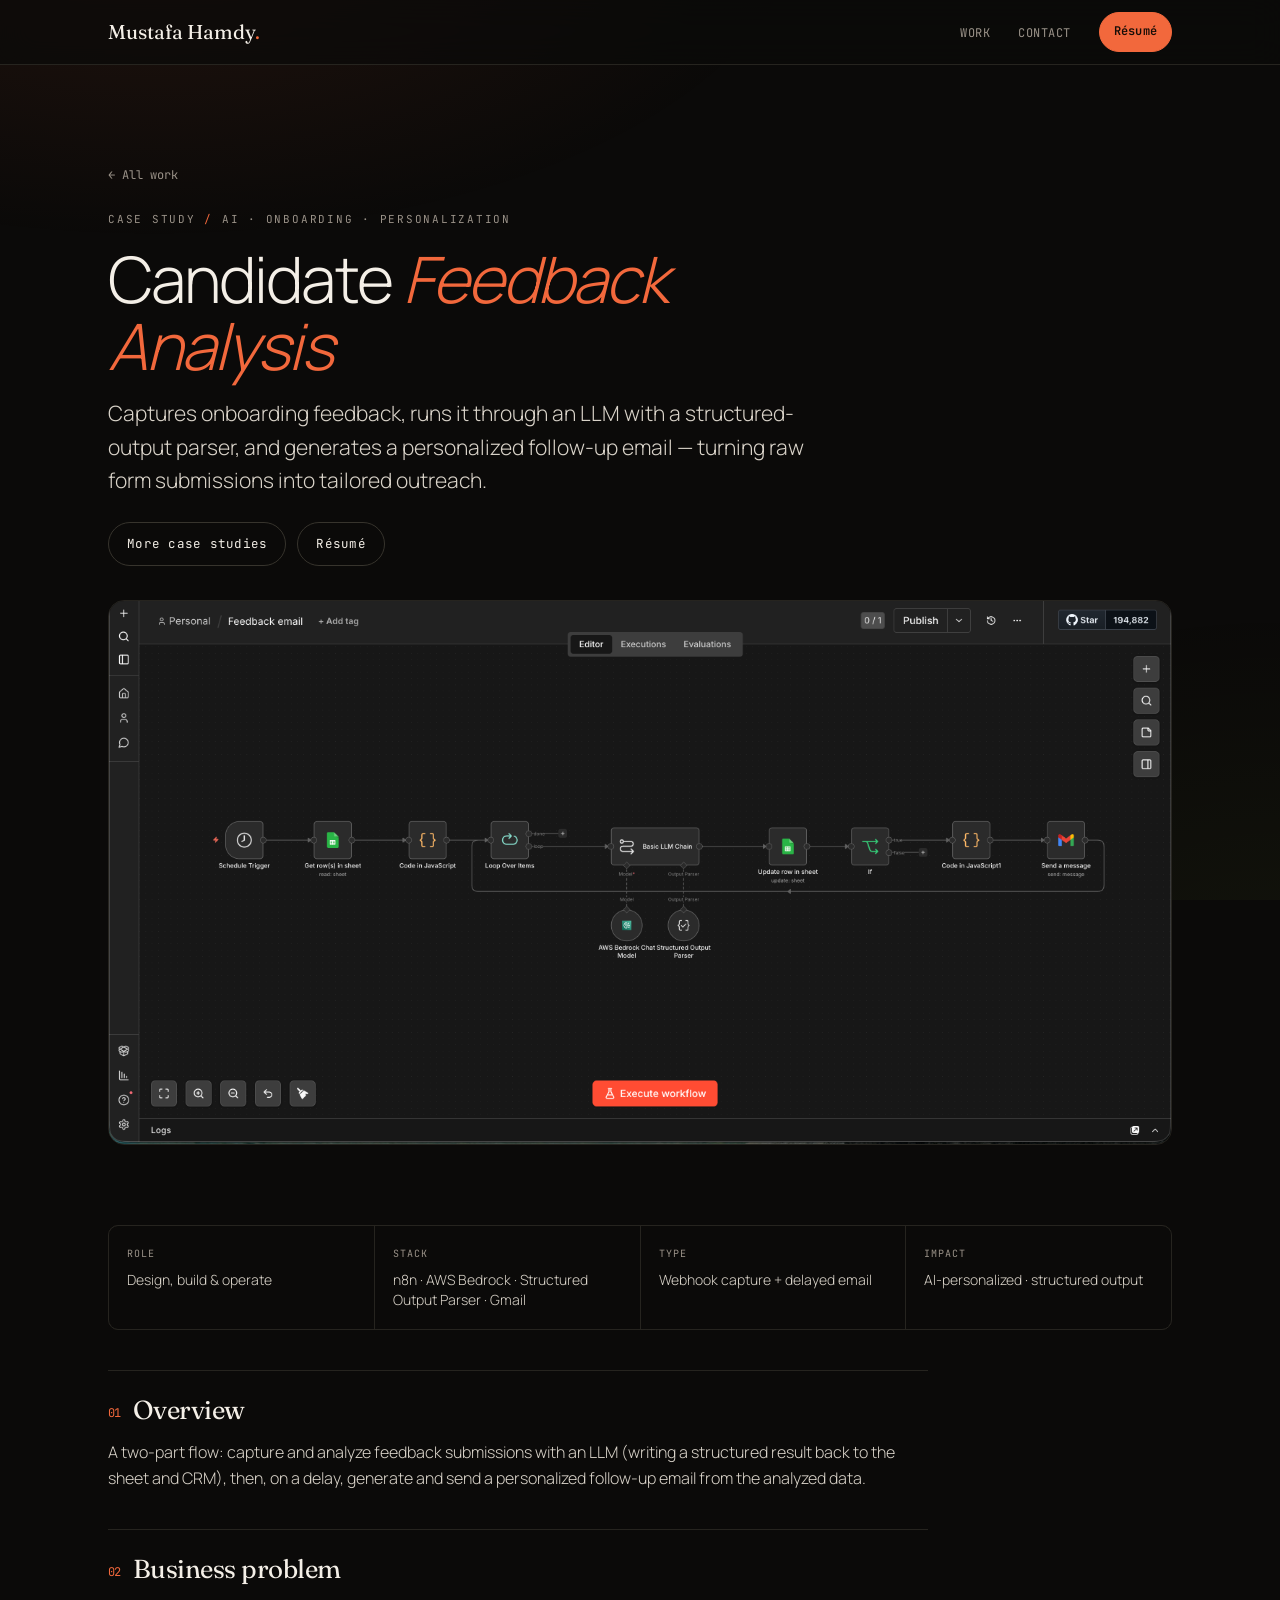
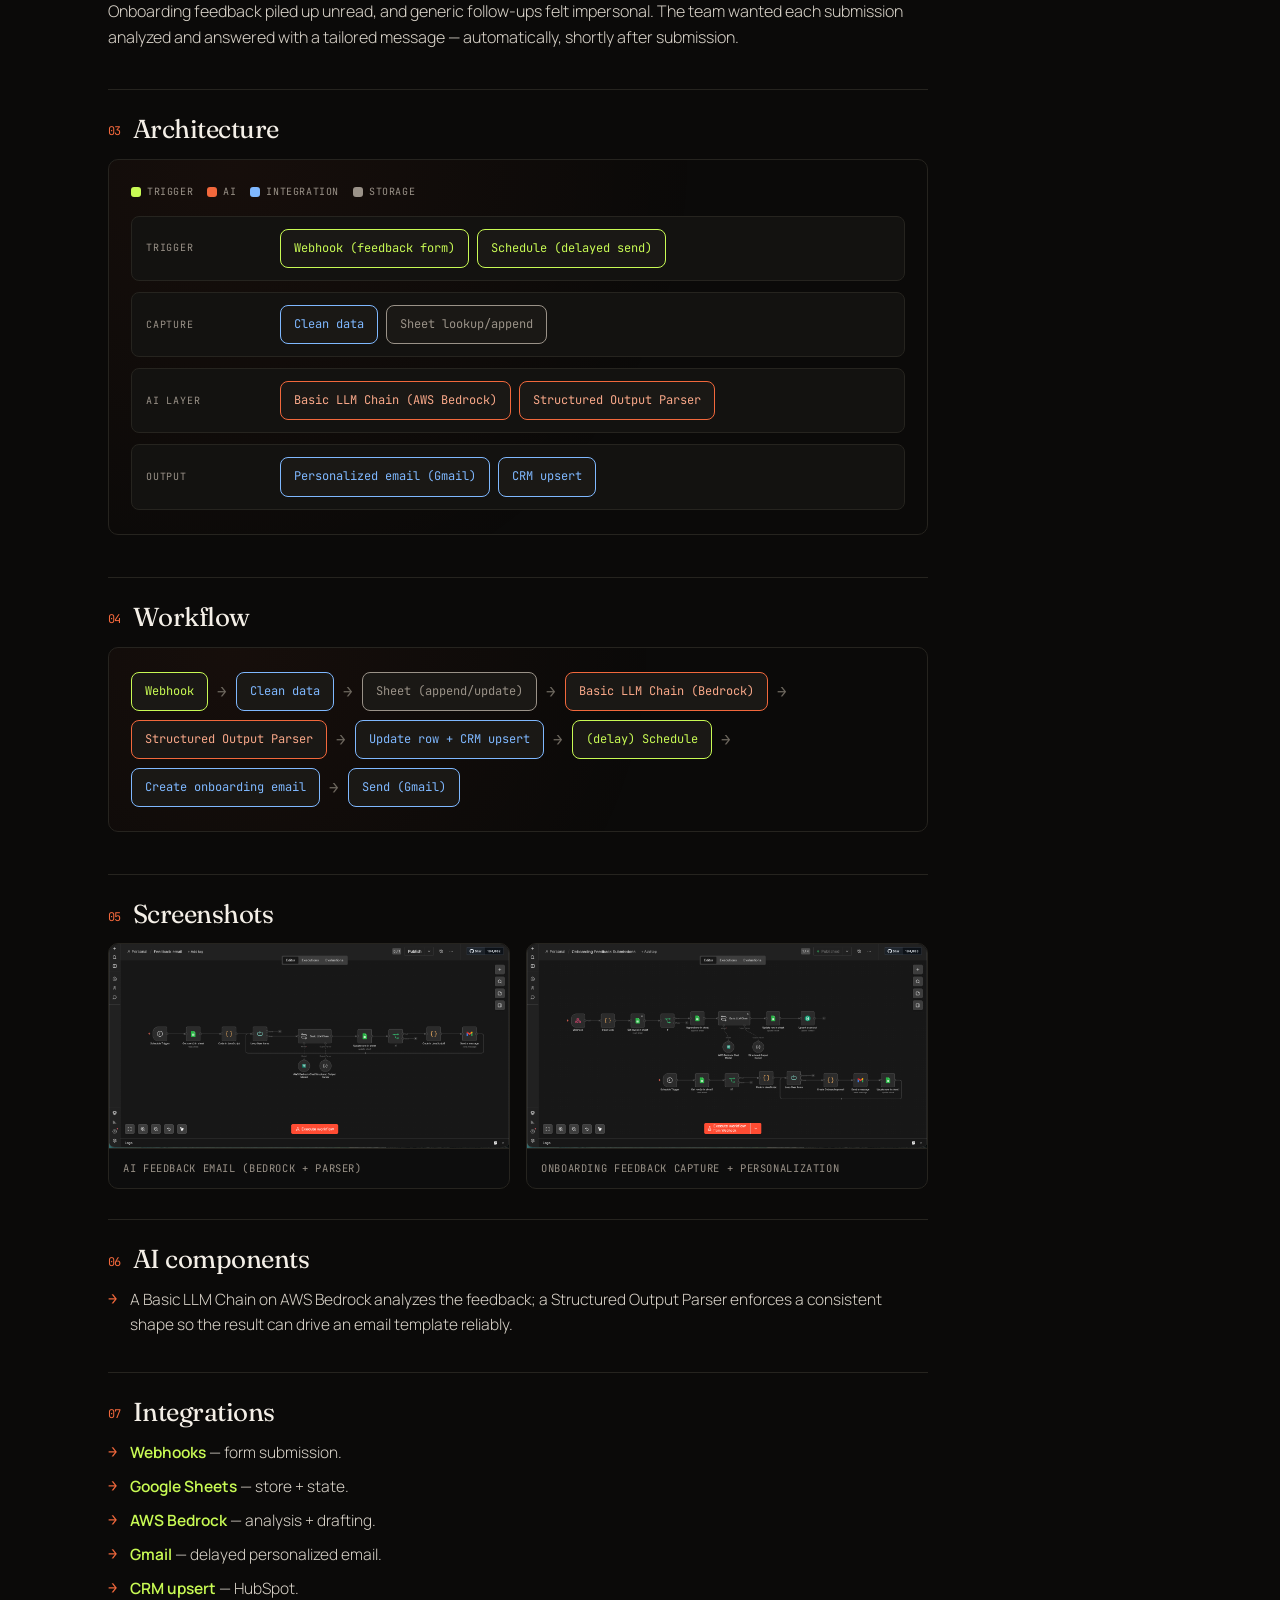
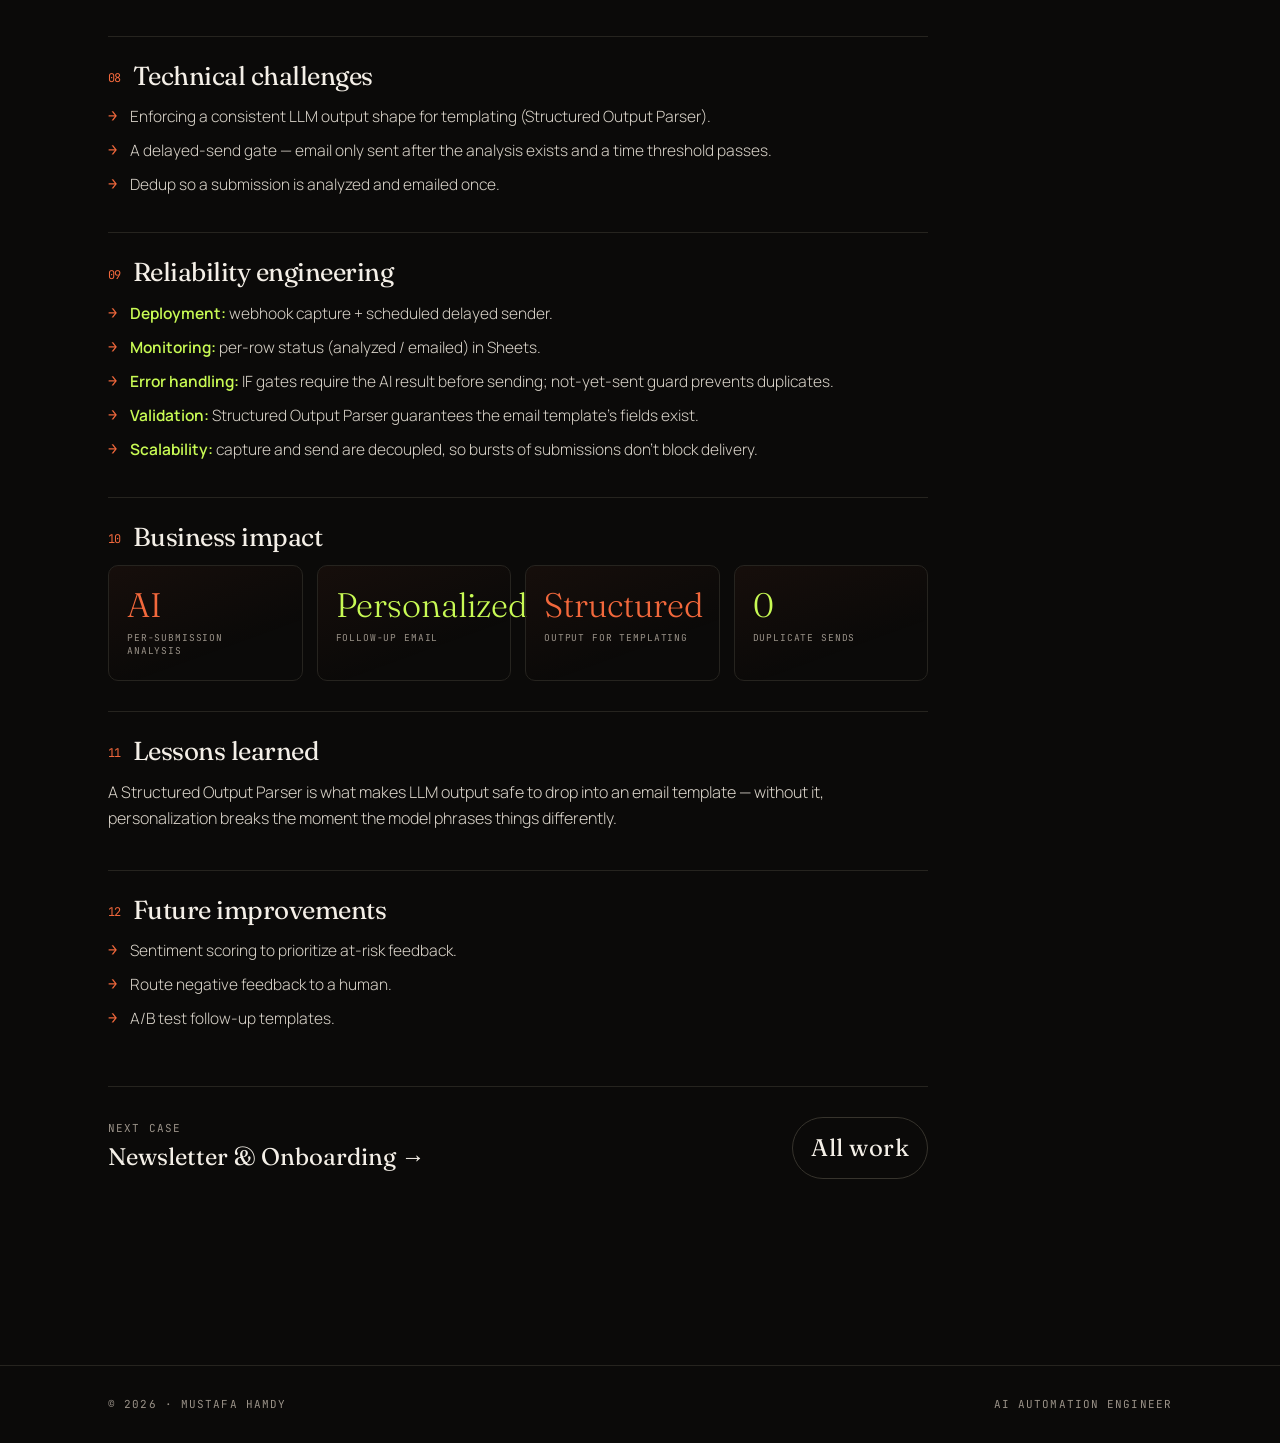
<file: case/candidate-feedback.html>
<!DOCTYPE html>
<html lang="en" class="no-js">
<head>
<meta charset="UTF-8" />
<meta name="viewport" content="width=device-width, initial-scale=1.0" />
<title>Candidate Feedback Analysis — Case Study — Mustafa Hamdy</title>
<meta name="description" content="Case study: an AI feedback analysis flow that captures onboarding submissions, runs them through an LLM with a structured-output parser, and sends a personalized follow-up email." />
<meta name="theme-color" content="#0b0a09" />
<link rel="preconnect" href="https://fonts.googleapis.com">
<link rel="preconnect" href="https://fonts.gstatic.com" crossorigin>
<link href="https://fonts.googleapis.com/css2?family=Fraunces:ital,opsz,wght@0,9..144,300..900;1,9..144,300..900&family=JetBrains+Mono:wght@300;400;500&family=Manrope:wght@300;400;500;600;700;800&display=swap" rel="stylesheet">
<link rel="stylesheet" href="../styles.css">
<script>document.documentElement.classList.remove('no-js');document.documentElement.classList.add('js');</script>
</head>
<body>
<a class="skip" href="#body">Skip to content</a>
<header class="nav">
  <div class="wrap">
    <a class="brand" href="../index.html">Mustafa Hamdy<span class="dot">.</span></a>
    <ul>
      <li class="hide-sm"><a class="link" href="../index.html#work">Work</a></li>
      <li class="hide-sm"><a class="link" href="../index.html#contact">Contact</a></li>
      <li><a class="btn sm primary" href="../Mustafa-Hamdy-CV.pdf" download>Résumé</a></li>
    </ul>
  </div>
</header>

<main id="body">
<section class="cstop">
  <div class="wrap">
    <a class="back" href="../index.html#work">← All work</a>
    <div class="cshero">
      <div class="eyebrow" style="margin-bottom:16px">Case Study <span class="dot">/</span> AI · Onboarding · Personalization</div>
      <h1>Candidate <em>Feedback Analysis</em></h1>
      <p class="sub">Captures onboarding feedback, runs it through an LLM with a structured-output parser, and generates a personalized follow-up email — turning raw form submissions into tailored outreach.</p>
      <div class="actions">
        <a class="btn ghost" href="../index.html#work">More case studies</a>
        <a class="btn ghost" href="../Mustafa-Hamdy-CV.pdf" download>Résumé</a>
      </div>
    </div>
    <div class="hero-shot"><img src="../workflows/30-feedback-email.png" alt="n8n workflow: AI feedback email generation with an AWS Bedrock chat model and structured output parser"></div>
  </div>
</section>

<section style="padding-top:20px">
  <div class="wrap">
    <div class="facts">
      <div class="f"><div class="fk">Role</div><div class="fv">Design, build &amp; operate</div></div>
      <div class="f"><div class="fk">Stack</div><div class="fv">n8n · AWS Bedrock · Structured Output Parser · Gmail</div></div>
      <div class="f"><div class="fk">Type</div><div class="fv">Webhook capture + delayed email</div></div>
      <div class="f"><div class="fk">Impact</div><div class="fv">AI-personalized · structured output</div></div>
    </div>

    <div class="cbody">
      <div class="block">
        <h2><span class="n">01</span>Overview</h2>
        <p>A two-part flow: capture and analyze feedback submissions with an LLM (writing a structured result back to the sheet and CRM), then, on a delay, generate and send a personalized follow-up email from the analyzed data.</p>
      </div>

      <div class="block">
        <h2><span class="n">02</span>Business problem</h2>
        <p>Onboarding feedback piled up unread, and generic follow-ups felt impersonal. The team wanted each submission analyzed and answered with a tailored message — automatically, shortly after submission.</p>
      </div>

      <div class="block">
        <h2><span class="n">03</span>Architecture</h2>
        <div class="diagram">
          <div class="legend"><span><i class="i-trig"></i>Trigger</span><span><i class="i-ai"></i>AI</span><span><i class="i-int"></i>Integration</span><span><i class="i-store"></i>Storage</span></div>
          <div class="arch" role="img" aria-label="A webhook and schedule trigger capture and delayed send; data is cleaned and looked up or appended in a sheet; an AI layer with a Basic LLM Chain on AWS Bedrock and a Structured Output Parser analyzes feedback; output sends a personalized Gmail email and a CRM upsert.">
            <div class="tier"><div class="tl">Trigger</div><div class="tn"><span class="node trig">Webhook (feedback form)</span><span class="node trig">Schedule (delayed send)</span></div></div>
            <div class="tier"><div class="tl">Capture</div><div class="tn"><span class="node int">Clean data</span><span class="node store">Sheet lookup/append</span></div></div>
            <div class="tier"><div class="tl">AI layer</div><div class="tn"><span class="node ai">Basic LLM Chain (AWS Bedrock)</span><span class="node ai">Structured Output Parser</span></div></div>
            <div class="tier"><div class="tl">Output</div><div class="tn"><span class="node int">Personalized email (Gmail)</span><span class="node int">CRM upsert</span></div></div>
          </div>
        </div>
      </div>

      <div class="block">
        <h2><span class="n">04</span>Workflow</h2>
        <div class="diagram">
          <div class="flow" role="img" aria-label="Webhook triggers data cleaning and a sheet append or update, a Basic LLM Chain on Bedrock analyzes feedback through a Structured Output Parser, the row and CRM are updated, then on a delay a schedule creates and sends a personalized onboarding email via Gmail.">
            <span class="node trig">Webhook</span><span class="arrow">→</span><span class="node int">Clean data</span><span class="arrow">→</span><span class="node store">Sheet (append/update)</span><span class="arrow">→</span><span class="node ai">Basic LLM Chain (Bedrock)</span><span class="arrow">→</span><span class="node ai">Structured Output Parser</span><span class="arrow">→</span><span class="node int">Update row + CRM upsert</span><span class="arrow">→</span><span class="node trig">(delay) Schedule</span><span class="arrow">→</span><span class="node int">Create onboarding email</span><span class="arrow">→</span><span class="node int">Send (Gmail)</span>
          </div>
        </div>
      </div>

      <div class="block">
        <h2><span class="n">05</span>Screenshots</h2>
        <div class="gallery">
          <figure><a href="../workflows/30-feedback-email.png" target="_blank" rel="noopener"><img src="../workflows/30-feedback-email.png" alt="AI feedback email with Bedrock and structured output parser" loading="lazy"></a><figcaption>AI feedback email (Bedrock + parser)</figcaption></figure>
          <figure><a href="../workflows/23-onboarding-personalization.png" target="_blank" rel="noopener"><img src="../workflows/23-onboarding-personalization.png" alt="Onboarding feedback capture and personalization" loading="lazy"></a><figcaption>Onboarding feedback capture + personalization</figcaption></figure>
        </div>
      </div>

      <div class="block">
        <h2><span class="n">06</span>AI components</h2>
        <ul>
          <li>A Basic LLM Chain on AWS Bedrock analyzes the feedback; a Structured Output Parser enforces a consistent shape so the result can drive an email template reliably.</li>
        </ul>
      </div>

      <div class="block">
        <h2><span class="n">07</span>Integrations</h2>
        <ul>
          <li><b>Webhooks</b> — form submission.</li>
          <li><b>Google Sheets</b> — store + state.</li>
          <li><b>AWS Bedrock</b> — analysis + drafting.</li>
          <li><b>Gmail</b> — delayed personalized email.</li>
          <li><b>CRM upsert</b> — HubSpot.</li>
        </ul>
      </div>

      <div class="block">
        <h2><span class="n">08</span>Technical challenges</h2>
        <ul>
          <li>Enforcing a consistent LLM output shape for templating (Structured Output Parser).</li>
          <li>A delayed-send gate — email only sent after the analysis exists and a time threshold passes.</li>
          <li>Dedup so a submission is analyzed and emailed once.</li>
        </ul>
      </div>

      <div class="block">
        <h2><span class="n">09</span>Reliability engineering</h2>
        <ul>
          <li><b>Deployment:</b> webhook capture + scheduled delayed sender.</li>
          <li><b>Monitoring:</b> per-row status (analyzed / emailed) in Sheets.</li>
          <li><b>Error handling:</b> IF gates require the AI result before sending; not-yet-sent guard prevents duplicates.</li>
          <li><b>Validation:</b> Structured Output Parser guarantees the email template's fields exist.</li>
          <li><b>Scalability:</b> capture and send are decoupled, so bursts of submissions don't block delivery.</li>
        </ul>
      </div>

      <div class="block">
        <h2><span class="n">10</span>Business impact</h2>
        <div class="itiles">
          <div class="it"><div class="n">AI</div><div class="l">Per-submission analysis</div></div>
          <div class="it alt"><div class="n">Personalized</div><div class="l">Follow-up email</div></div>
          <div class="it"><div class="n">Structured</div><div class="l">Output for templating</div></div>
          <div class="it alt"><div class="n">0</div><div class="l">Duplicate sends</div></div>
        </div>
      </div>

      <div class="block">
        <h2><span class="n">11</span>Lessons learned</h2>
        <p>A Structured Output Parser is what makes LLM output safe to drop into an email template — without it, personalization breaks the moment the model phrases things differently.</p>
      </div>

      <div class="block">
        <h2><span class="n">12</span>Future improvements</h2>
        <ul>
          <li>Sentiment scoring to prioritize at-risk feedback.</li>
          <li>Route negative feedback to a human.</li>
          <li>A/B test follow-up templates.</li>
        </ul>
      </div>

      <div class="nextcase">
        <div><div class="l">Next case</div><a href="newsletter-onboarding.html">Newsletter &amp; Onboarding →</a></div>
        <a class="btn ghost" href="../index.html#work">All work</a>
      </div>
    </div>
  </div>
</section>
</main>

<footer><div class="wrap"><div>© <span id="yr">2026</span> · Mustafa Hamdy</div><div>AI Automation Engineer</div></div></footer>
<script>document.getElementById('yr').textContent=new Date().getFullYear();</script>
</body>
</html>
</file>
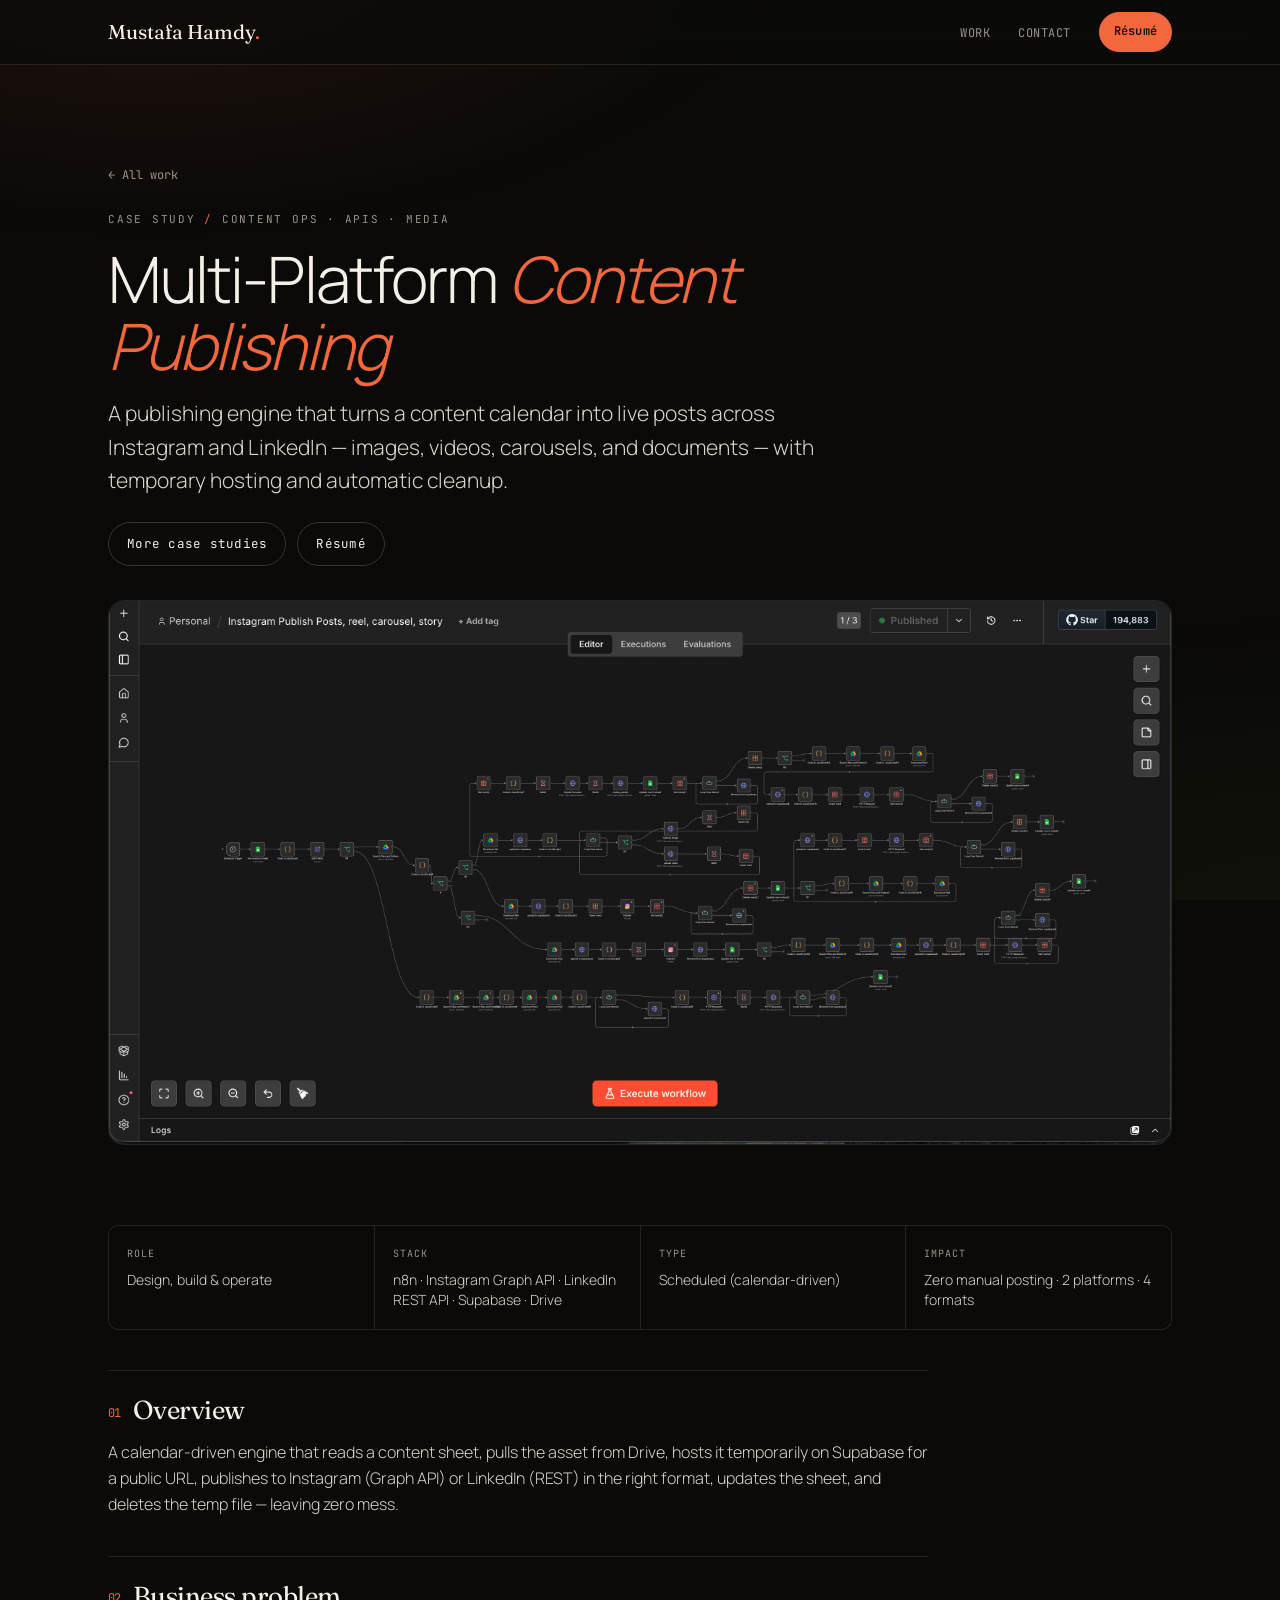
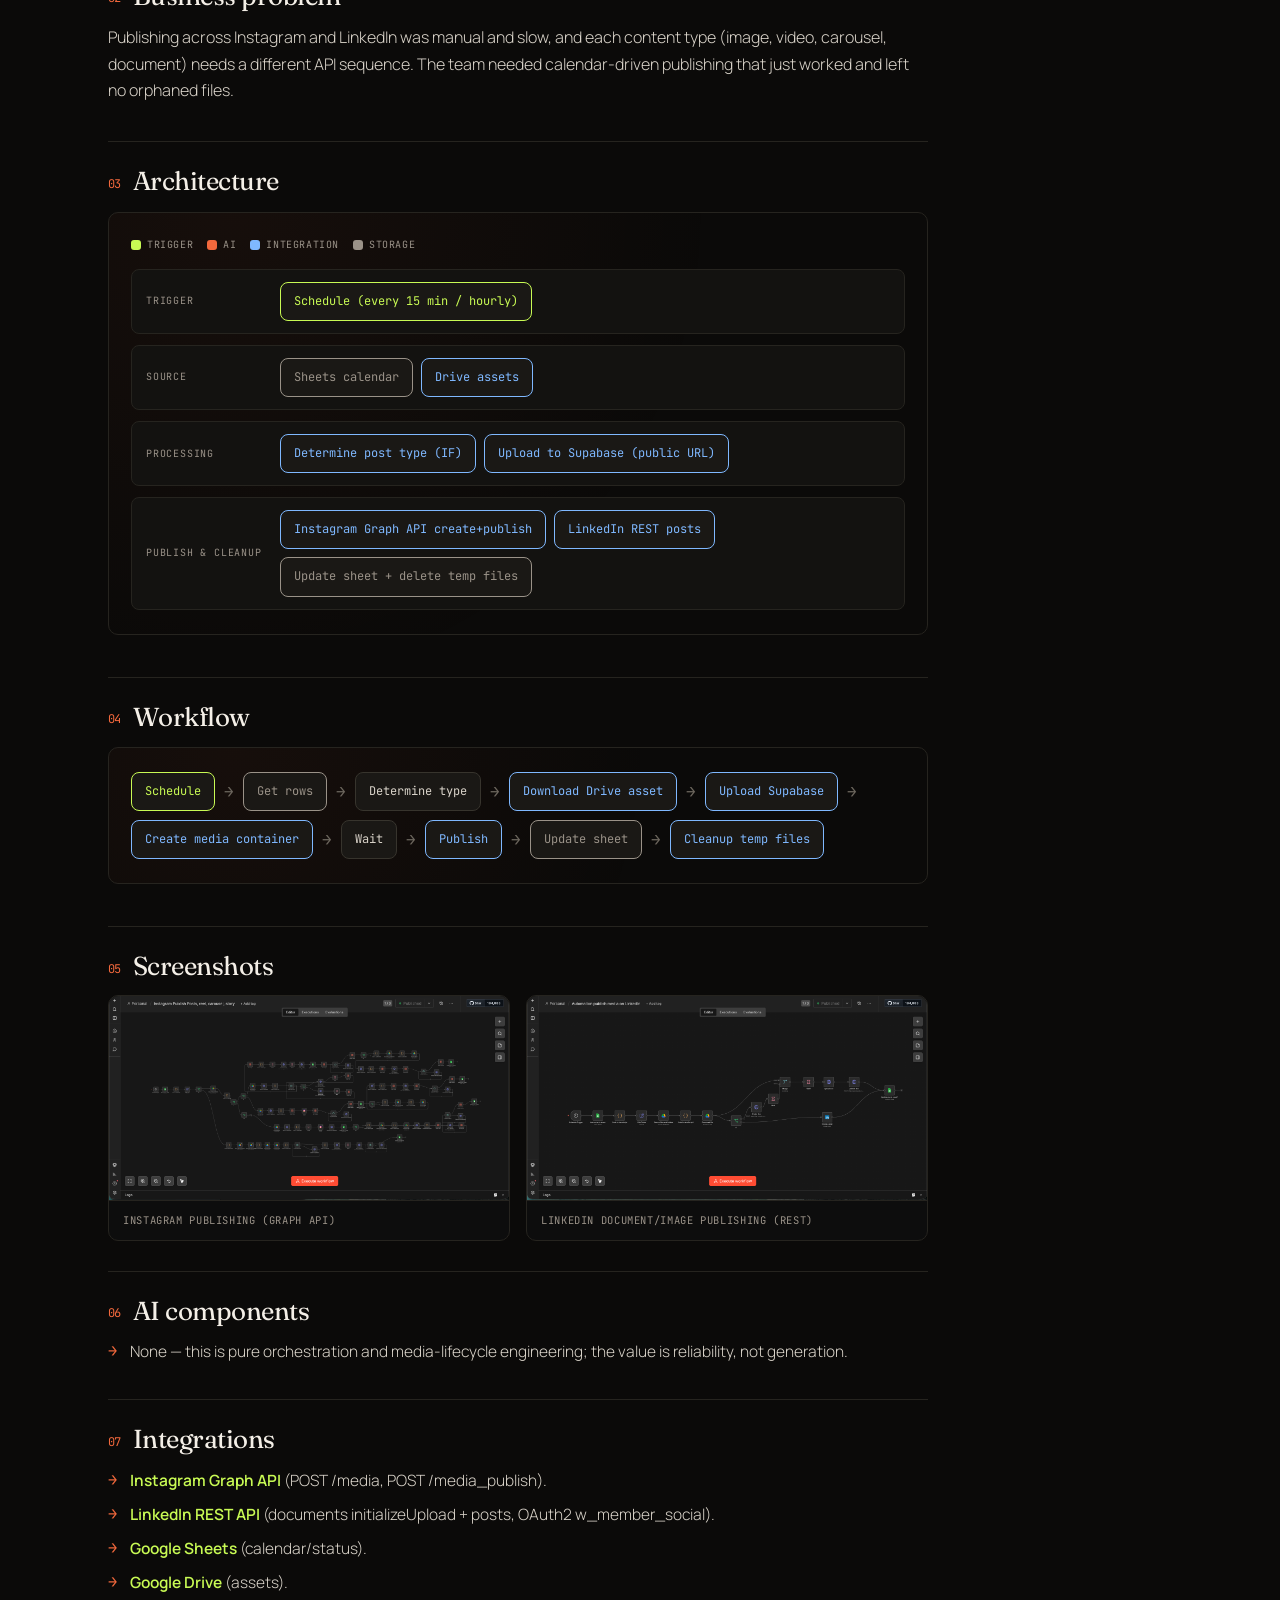
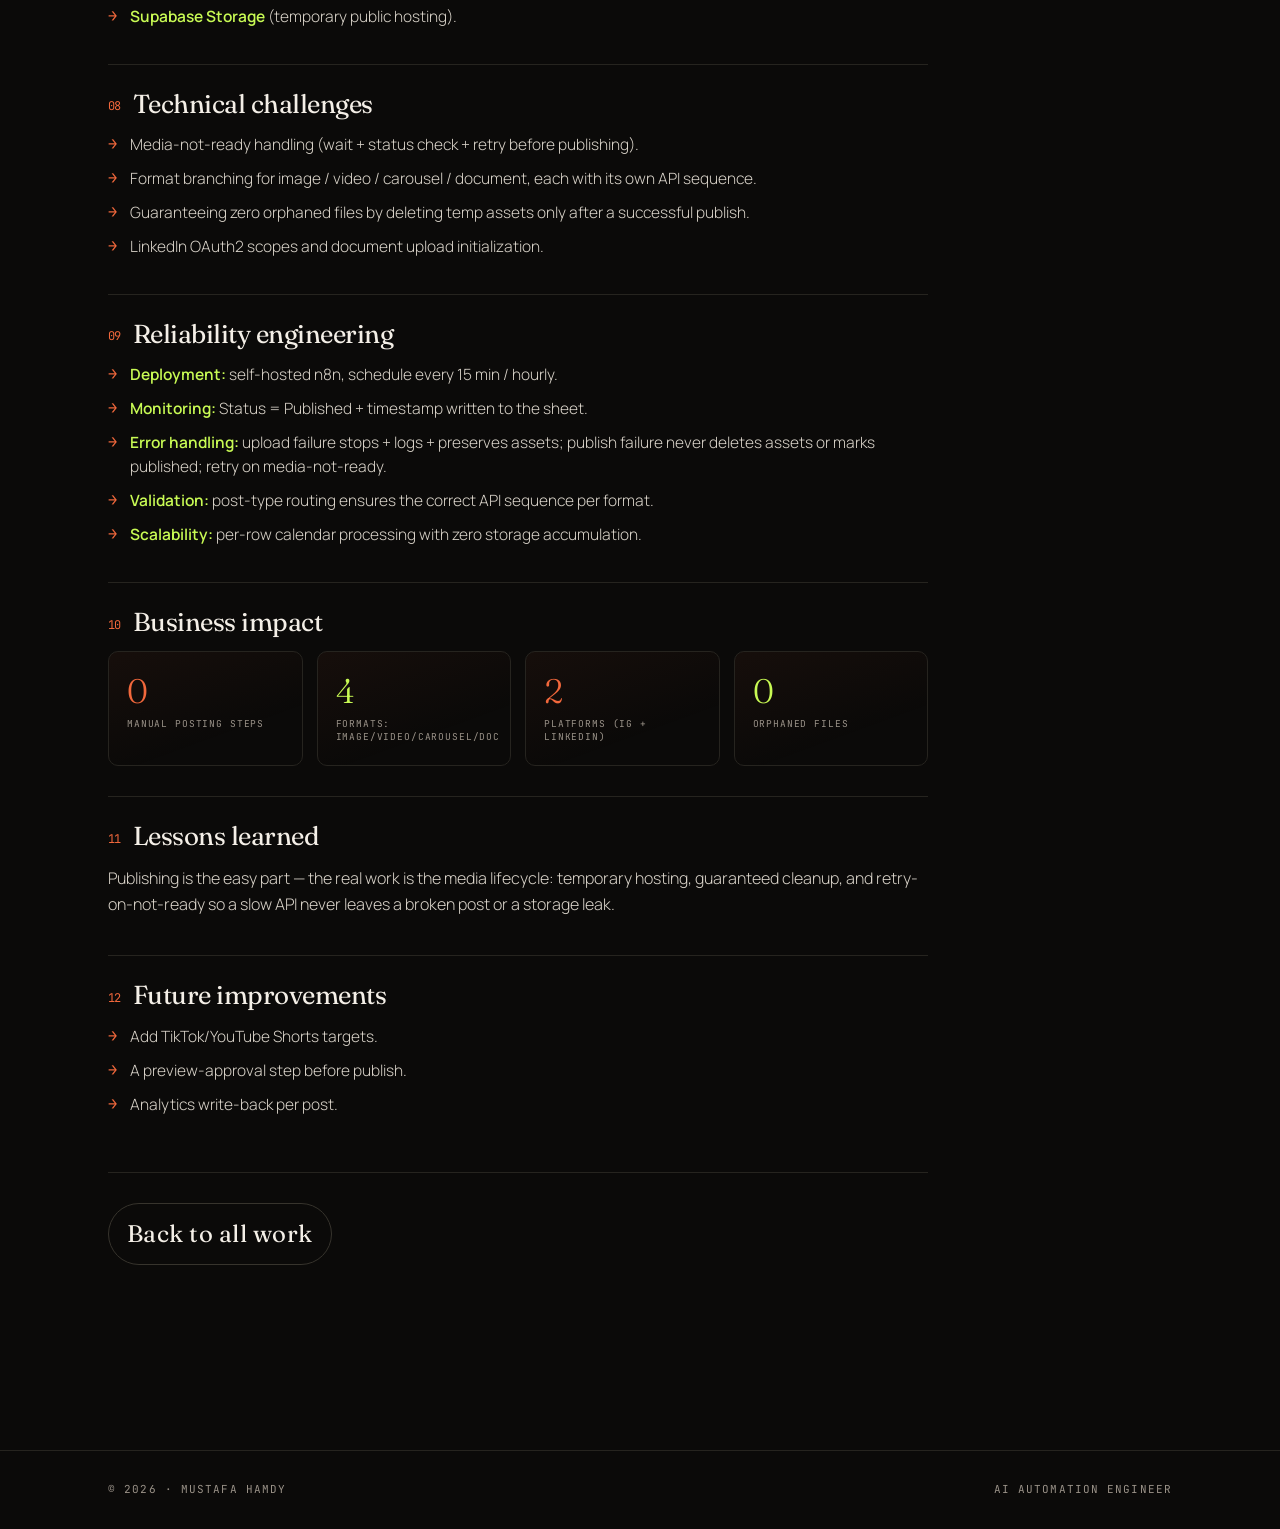
<file: case/content-publishing.html>
<!DOCTYPE html>
<html lang="en" class="no-js">
<head>
<meta charset="UTF-8" />
<meta name="viewport" content="width=device-width, initial-scale=1.0" />
<title>Multi-Platform Content Publishing — Case Study — Mustafa Hamdy</title>
<meta name="description" content="Case study: a multi-platform content publishing engine — architecture, reliability engineering, screenshots, and measured impact." />
<meta name="theme-color" content="#0b0a09" />
<link rel="preconnect" href="https://fonts.googleapis.com">
<link rel="preconnect" href="https://fonts.gstatic.com" crossorigin>
<link href="https://fonts.googleapis.com/css2?family=Fraunces:ital,opsz,wght@0,9..144,300..900;1,9..144,300..900&family=JetBrains+Mono:wght@300;400;500&family=Manrope:wght@300;400;500;600;700;800&display=swap" rel="stylesheet">
<link rel="stylesheet" href="../styles.css">
<script>document.documentElement.classList.remove('no-js');document.documentElement.classList.add('js');</script>
</head>
<body>
<a class="skip" href="#body">Skip to content</a>
<header class="nav">
  <div class="wrap">
    <a class="brand" href="../index.html">Mustafa Hamdy<span class="dot">.</span></a>
    <ul>
      <li class="hide-sm"><a class="link" href="../index.html#work">Work</a></li>
      <li class="hide-sm"><a class="link" href="../index.html#contact">Contact</a></li>
      <li><a class="btn sm primary" href="../Mustafa-Hamdy-CV.pdf" download>Résumé</a></li>
    </ul>
  </div>
</header>

<main id="body">
<section class="cstop">
  <div class="wrap">
    <a class="back" href="../index.html#work">← All work</a>
    <div class="cshero">
      <div class="eyebrow" style="margin-bottom:16px">Case Study <span class="dot">/</span> Content Ops · APIs · Media</div>
      <h1>Multi-Platform <em>Content Publishing</em></h1>
      <p class="sub">A publishing engine that turns a content calendar into live posts across Instagram and LinkedIn — images, videos, carousels, and documents — with temporary hosting and automatic cleanup.</p>
      <div class="actions">
        <a class="btn ghost" href="../index.html#work">More case studies</a>
        <a class="btn ghost" href="../Mustafa-Hamdy-CV.pdf" download>Résumé</a>
      </div>
    </div>
    <div class="hero-shot"><img src="../workflows/21-instagram-publishing.png" alt="n8n workflow: multi-branch Instagram publishing via the Graph API"></div>
  </div>
</section>

<section style="padding-top:20px">
  <div class="wrap">
    <div class="facts">
      <div class="f"><div class="fk">Role</div><div class="fv">Design, build &amp; operate</div></div>
      <div class="f"><div class="fk">Stack</div><div class="fv">n8n · Instagram Graph API · LinkedIn REST API · Supabase · Drive</div></div>
      <div class="f"><div class="fk">Type</div><div class="fv">Scheduled (calendar-driven)</div></div>
      <div class="f"><div class="fk">Impact</div><div class="fv">Zero manual posting · 2 platforms · 4 formats</div></div>
    </div>

    <div class="cbody">
      <div class="block">
        <h2><span class="n">01</span>Overview</h2>
        <p>A calendar-driven engine that reads a content sheet, pulls the asset from Drive, hosts it temporarily on Supabase for a public URL, publishes to Instagram (Graph API) or LinkedIn (REST) in the right format, updates the sheet, and deletes the temp file — leaving zero mess.</p>
      </div>

      <div class="block">
        <h2><span class="n">02</span>Business problem</h2>
        <p>Publishing across Instagram and LinkedIn was manual and slow, and each content type (image, video, carousel, document) needs a different API sequence. The team needed calendar-driven publishing that just worked and left no orphaned files.</p>
      </div>

      <div class="block">
        <h2><span class="n">03</span>Architecture</h2>
        <div class="diagram">
          <div class="legend"><span><i class="i-trig"></i>Trigger</span><span><i class="i-ai"></i>AI</span><span><i class="i-int"></i>Integration</span><span><i class="i-store"></i>Storage</span></div>
          <div class="arch" role="img" aria-label="A schedule trigger reads a Sheets calendar and Drive assets; processing determines post type and uploads to Supabase for a public URL; publishing goes to Instagram Graph API and LinkedIn REST, then the sheet is updated and temp files deleted.">
            <div class="tier"><div class="tl">Trigger</div><div class="tn"><span class="node trig">Schedule (every 15 min / hourly)</span></div></div>
            <div class="tier"><div class="tl">Source</div><div class="tn"><span class="node store">Sheets calendar</span><span class="node int">Drive assets</span></div></div>
            <div class="tier"><div class="tl">Processing</div><div class="tn"><span class="node int">Determine post type (IF)</span><span class="node int">Upload to Supabase (public URL)</span></div></div>
            <div class="tier"><div class="tl">Publish &amp; cleanup</div><div class="tn"><span class="node int">Instagram Graph API create+publish</span><span class="node int">LinkedIn REST posts</span><span class="node store">Update sheet + delete temp files</span></div></div>
          </div>
        </div>
      </div>

      <div class="block">
        <h2><span class="n">04</span>Workflow</h2>
        <div class="diagram">
          <div class="flow" role="img" aria-label="Instagram publish flow">
            <span class="node trig">Schedule</span><span class="arrow">→</span><span class="node store">Get rows</span><span class="arrow">→</span><span class="node">Determine type</span><span class="arrow">→</span><span class="node int">Download Drive asset</span><span class="arrow">→</span><span class="node int">Upload Supabase</span><span class="arrow">→</span><span class="node int">Create media container</span><span class="arrow">→</span><span class="node">Wait</span><span class="arrow">→</span><span class="node int">Publish</span><span class="arrow">→</span><span class="node store">Update sheet</span><span class="arrow">→</span><span class="node int">Cleanup temp files</span>
          </div>
        </div>
      </div>

      <div class="block">
        <h2><span class="n">05</span>Screenshots</h2>
        <div class="gallery">
          <figure><a href="../workflows/21-instagram-publishing.png" target="_blank" rel="noopener"><img src="../workflows/21-instagram-publishing.png" alt="Instagram publishing (Graph API)" loading="lazy"></a><figcaption>Instagram publishing (Graph API)</figcaption></figure>
          <figure><a href="../workflows/22-linkedin-publishing.png" target="_blank" rel="noopener"><img src="../workflows/22-linkedin-publishing.png" alt="LinkedIn document/image publishing (REST)" loading="lazy"></a><figcaption>LinkedIn document/image publishing (REST)</figcaption></figure>
        </div>
      </div>

      <div class="block">
        <h2><span class="n">06</span>AI components</h2>
        <ul>
          <li>None — this is pure orchestration and media-lifecycle engineering; the value is reliability, not generation.</li>
        </ul>
      </div>

      <div class="block">
        <h2><span class="n">07</span>Integrations</h2>
        <ul>
          <li><b>Instagram Graph API</b> (POST /media, POST /media_publish).</li>
          <li><b>LinkedIn REST API</b> (documents initializeUpload + posts, OAuth2 w_member_social).</li>
          <li><b>Google Sheets</b> (calendar/status).</li>
          <li><b>Google Drive</b> (assets).</li>
          <li><b>Supabase Storage</b> (temporary public hosting).</li>
        </ul>
      </div>

      <div class="block">
        <h2><span class="n">08</span>Technical challenges</h2>
        <ul>
          <li>Media-not-ready handling (wait + status check + retry before publishing).</li>
          <li>Format branching for image / video / carousel / document, each with its own API sequence.</li>
          <li>Guaranteeing zero orphaned files by deleting temp assets only after a successful publish.</li>
          <li>LinkedIn OAuth2 scopes and document upload initialization.</li>
        </ul>
      </div>

      <div class="block">
        <h2><span class="n">09</span>Reliability engineering</h2>
        <ul>
          <li><b>Deployment:</b> self-hosted n8n, schedule every 15 min / hourly.</li>
          <li><b>Monitoring:</b> Status = Published + timestamp written to the sheet.</li>
          <li><b>Error handling:</b> upload failure stops + logs + preserves assets; publish failure never deletes assets or marks published; retry on media-not-ready.</li>
          <li><b>Validation:</b> post-type routing ensures the correct API sequence per format.</li>
          <li><b>Scalability:</b> per-row calendar processing with zero storage accumulation.</li>
        </ul>
      </div>

      <div class="block">
        <h2><span class="n">10</span>Business impact</h2>
        <div class="itiles">
          <div class="it"><div class="n">0</div><div class="l">Manual posting steps</div></div>
          <div class="it alt"><div class="n">4</div><div class="l">Formats: image/video/carousel/doc</div></div>
          <div class="it"><div class="n">2</div><div class="l">Platforms (IG + LinkedIn)</div></div>
          <div class="it alt"><div class="n">0</div><div class="l">Orphaned files</div></div>
        </div>
      </div>

      <div class="block">
        <h2><span class="n">11</span>Lessons learned</h2>
        <p>Publishing is the easy part — the real work is the media lifecycle: temporary hosting, guaranteed cleanup, and retry-on-not-ready so a slow API never leaves a broken post or a storage leak.</p>
      </div>

      <div class="block">
        <h2><span class="n">12</span>Future improvements</h2>
        <ul>
          <li>Add TikTok/YouTube Shorts targets.</li>
          <li>A preview-approval step before publish.</li>
          <li>Analytics write-back per post.</li>
        </ul>
      </div>

      <div class="nextcase">
        <a class="btn ghost" href="../index.html#work">Back to all work</a>
      </div>
    </div>
  </div>
</section>
</main>

<footer><div class="wrap"><div>© <span id="yr">2026</span> · Mustafa Hamdy</div><div>AI Automation Engineer</div></div></footer>
<script>document.getElementById('yr').textContent=new Date().getFullYear();</script>
</body>
</html>
</file>
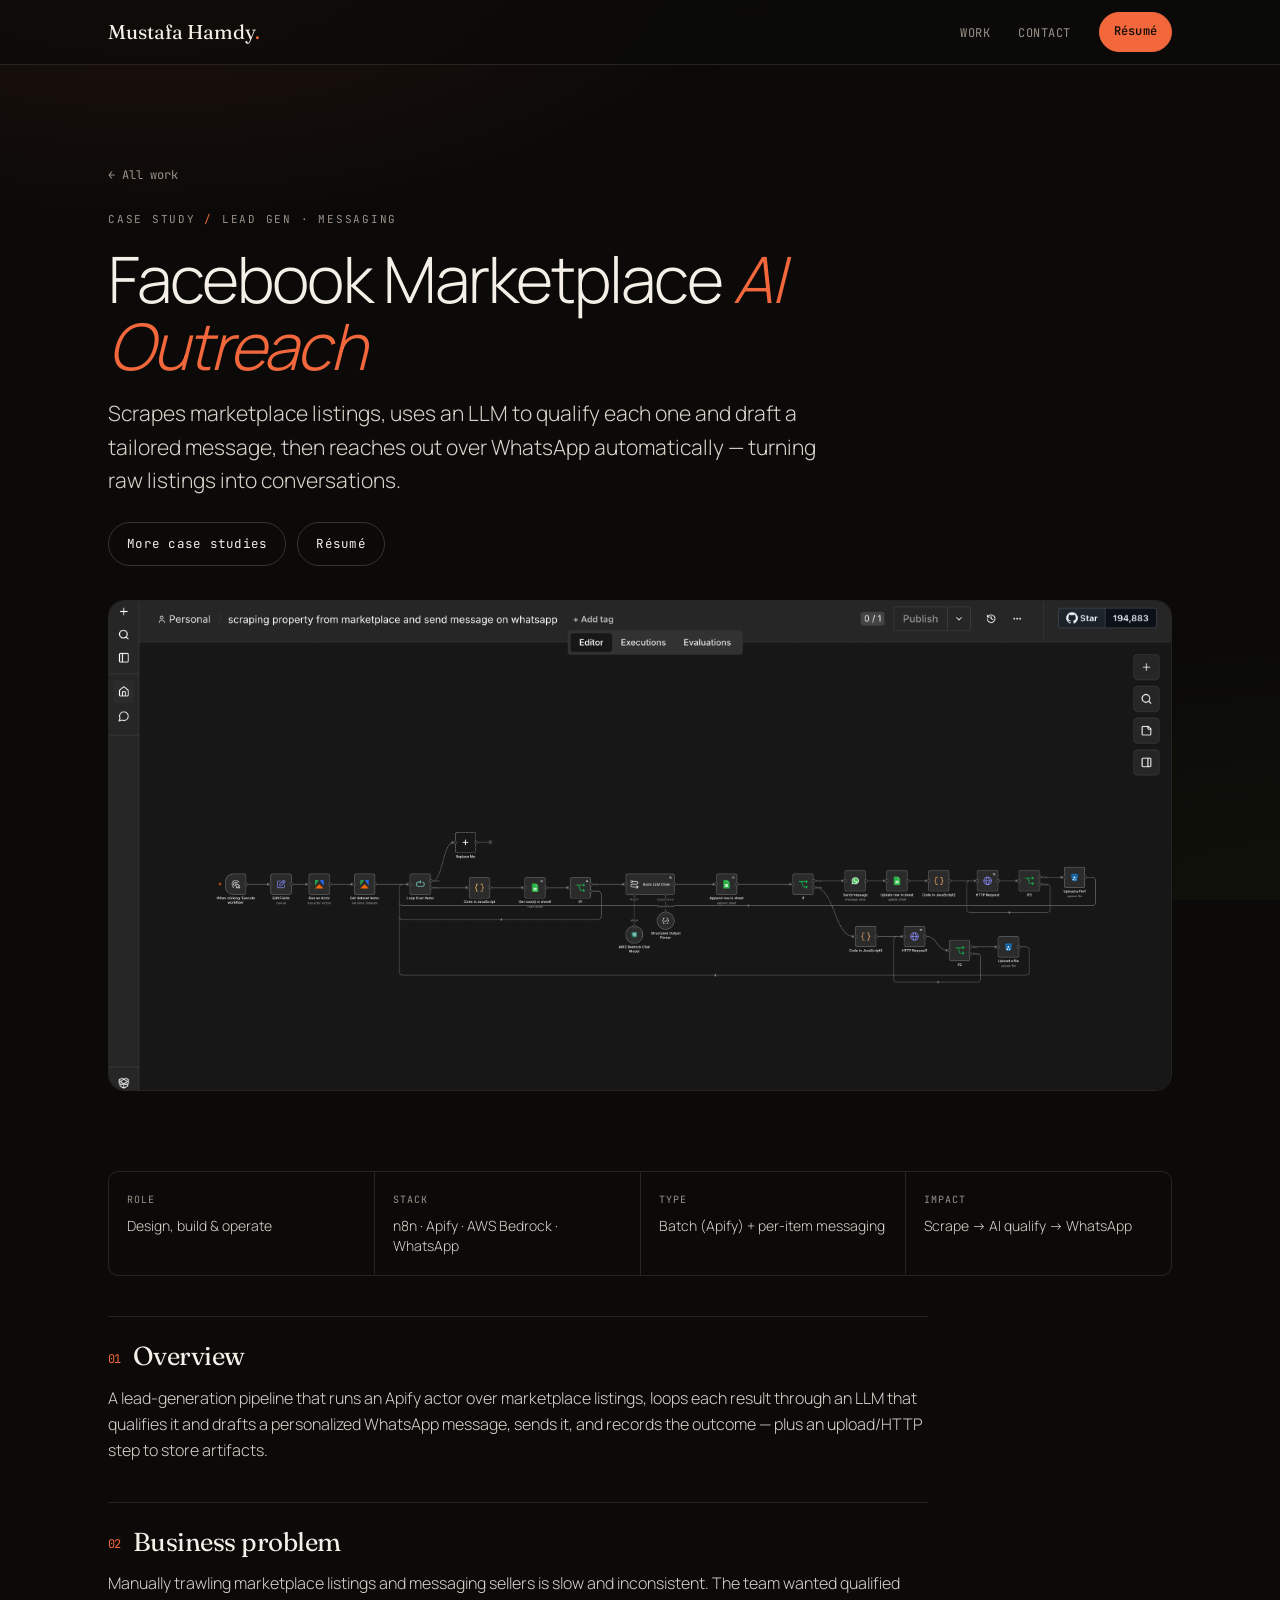
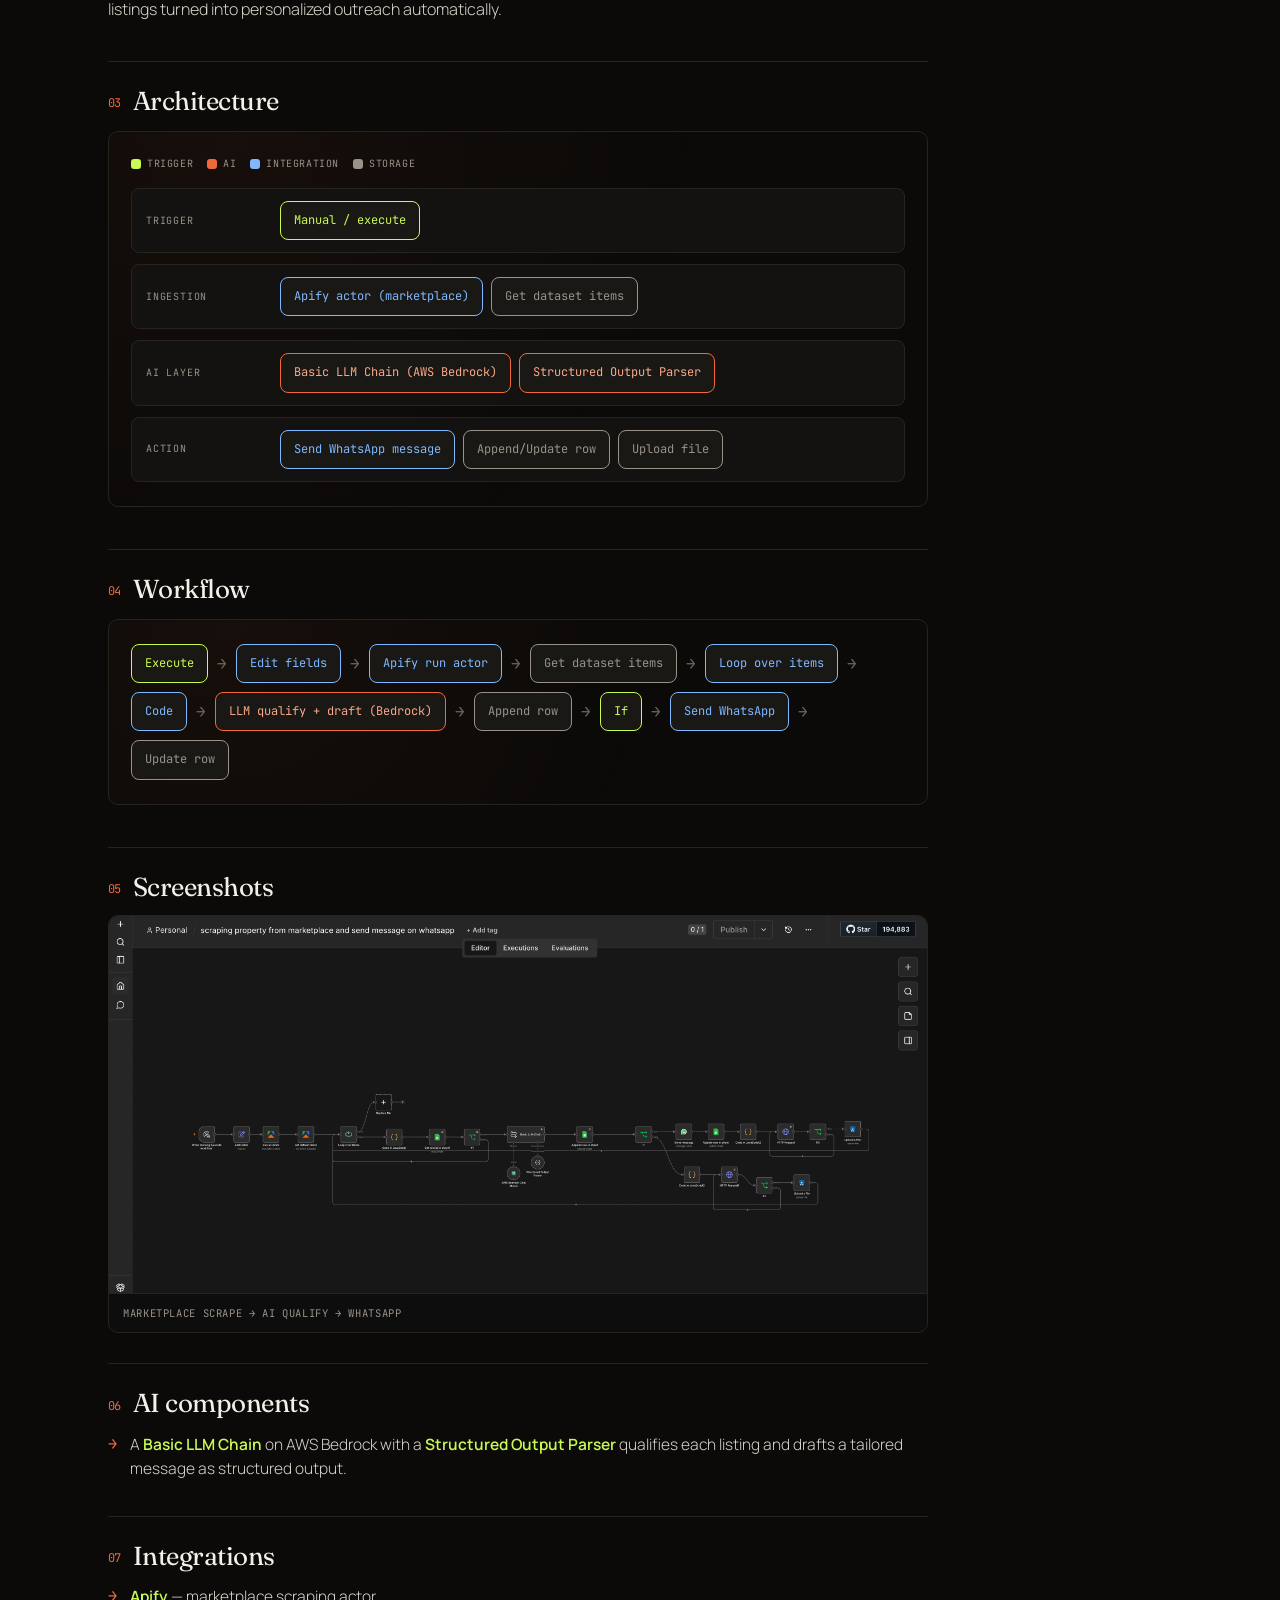
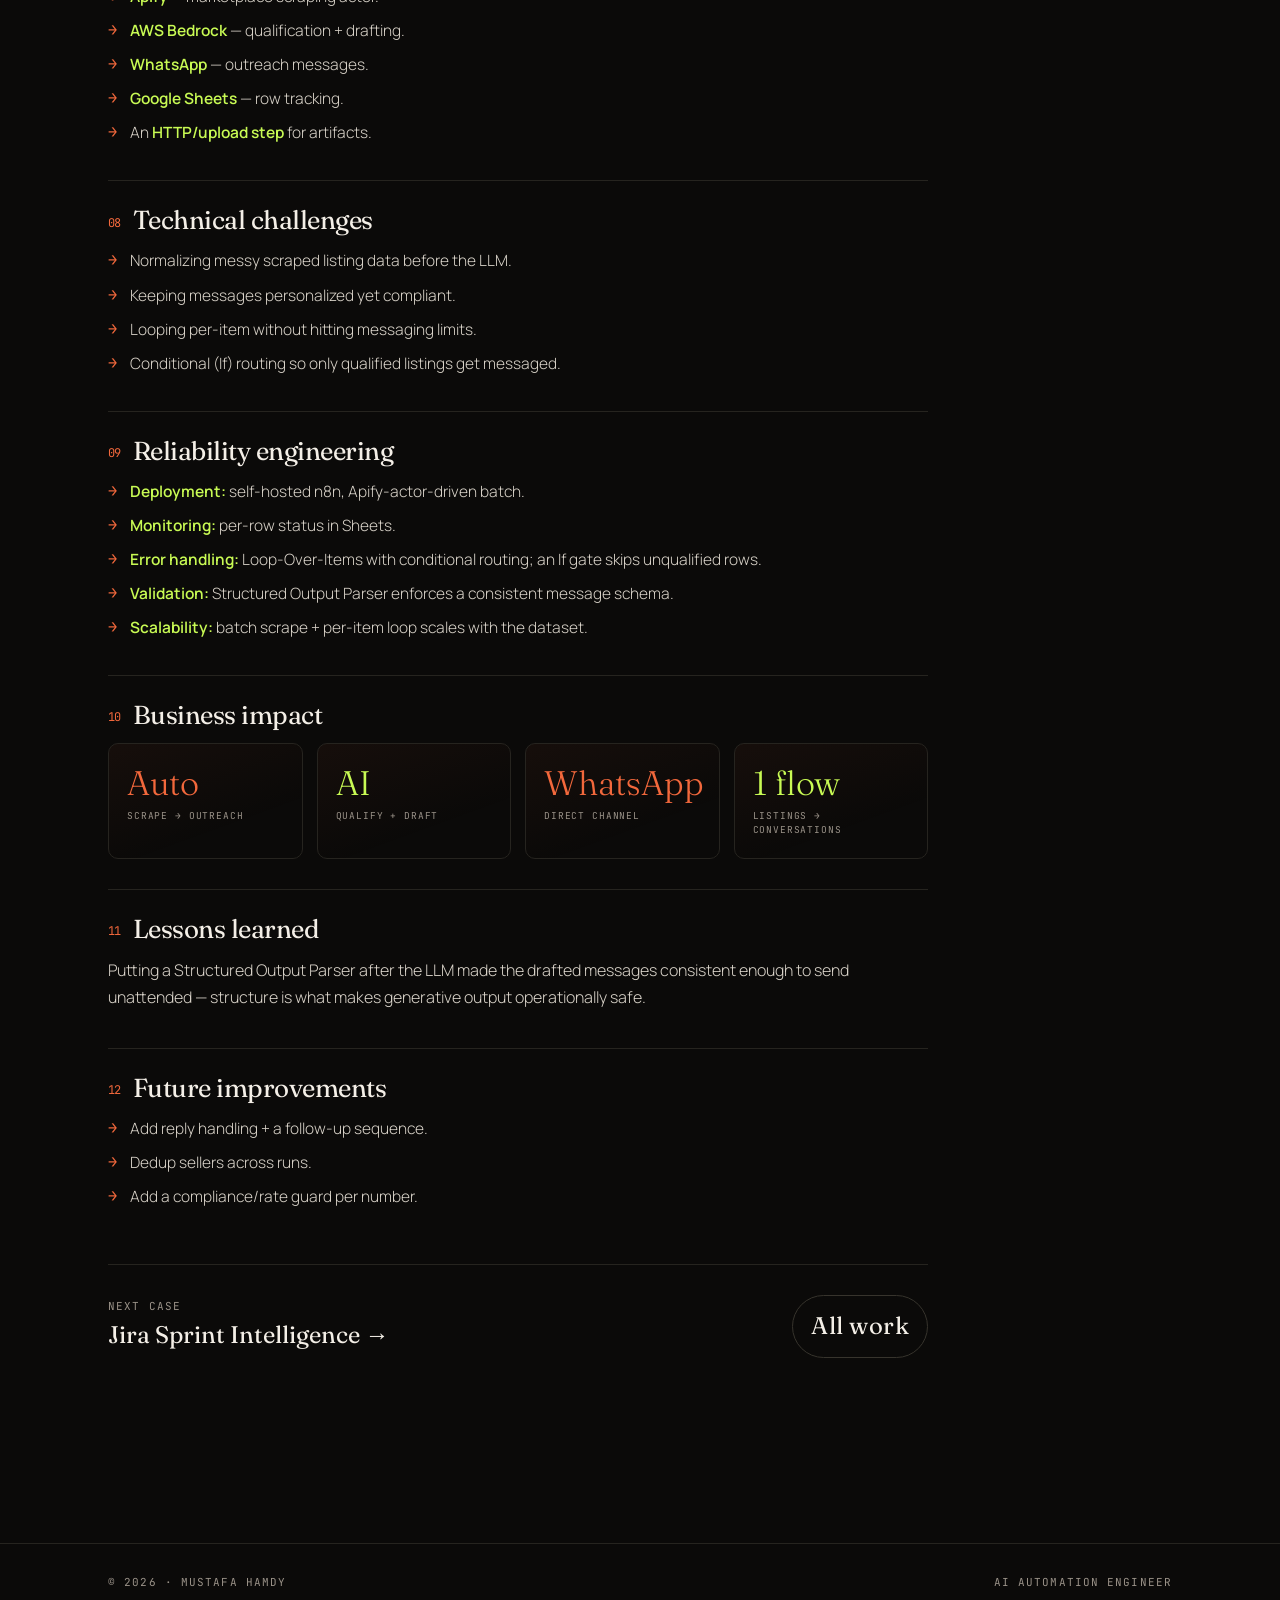
<file: case/facebook-marketplace-outreach.html>
<!DOCTYPE html>
<html lang="en" class="no-js">
<head>
<meta charset="UTF-8" />
<meta name="viewport" content="width=device-width, initial-scale=1.0" />
<title>Facebook Marketplace AI Outreach — Case Study — Mustafa Hamdy</title>
<meta name="description" content="Case study: an n8n workflow that scrapes marketplace listings via Apify, qualifies each with a Bedrock LLM, and reaches out over WhatsApp — architecture, reliability engineering, and screenshots." />
<meta name="theme-color" content="#0b0a09" />
<link rel="preconnect" href="https://fonts.googleapis.com">
<link rel="preconnect" href="https://fonts.gstatic.com" crossorigin>
<link href="https://fonts.googleapis.com/css2?family=Fraunces:ital,opsz,wght@0,9..144,300..900;1,9..144,300..900&family=JetBrains+Mono:wght@300;400;500&family=Manrope:wght@300;400;500;600;700;800&display=swap" rel="stylesheet">
<link rel="stylesheet" href="../styles.css">
<script>document.documentElement.classList.remove('no-js');document.documentElement.classList.add('js');</script>
</head>
<body>
<a class="skip" href="#body">Skip to content</a>
<header class="nav">
  <div class="wrap">
    <a class="brand" href="../index.html">Mustafa Hamdy<span class="dot">.</span></a>
    <ul>
      <li class="hide-sm"><a class="link" href="../index.html#work">Work</a></li>
      <li class="hide-sm"><a class="link" href="../index.html#contact">Contact</a></li>
      <li><a class="btn sm primary" href="../Mustafa-Hamdy-CV.pdf" download>Résumé</a></li>
    </ul>
  </div>
</header>

<main id="body">
<section class="cstop">
  <div class="wrap">
    <a class="back" href="../index.html#work">← All work</a>
    <div class="cshero">
      <div class="eyebrow" style="margin-bottom:16px">Case Study <span class="dot">/</span> Lead Gen · Messaging</div>
      <h1>Facebook Marketplace <em>AI Outreach</em></h1>
      <p class="sub">Scrapes marketplace listings, uses an LLM to qualify each one and draft a tailored message, then reaches out over WhatsApp automatically — turning raw listings into conversations.</p>
      <div class="actions">
        <a class="btn ghost" href="../index.html#work">More case studies</a>
        <a class="btn ghost" href="../Mustafa-Hamdy-CV.pdf" download>Résumé</a>
      </div>
    </div>
    <div class="hero-shot"><img src="../workflows/31-marketplace-outreach.png" alt="n8n workflow: marketplace scraping, Bedrock LLM qualification, and WhatsApp outreach"></div>
  </div>
</section>

<section style="padding-top:20px">
  <div class="wrap">
    <div class="facts">
      <div class="f"><div class="fk">Role</div><div class="fv">Design, build &amp; operate</div></div>
      <div class="f"><div class="fk">Stack</div><div class="fv">n8n · Apify · AWS Bedrock · WhatsApp</div></div>
      <div class="f"><div class="fk">Type</div><div class="fv">Batch (Apify) + per-item messaging</div></div>
      <div class="f"><div class="fk">Impact</div><div class="fv">Scrape → AI qualify → WhatsApp</div></div>
    </div>

    <div class="cbody">
      <div class="block">
        <h2><span class="n">01</span>Overview</h2>
        <p>A lead-generation pipeline that runs an Apify actor over marketplace listings, loops each result through an LLM that qualifies it and drafts a personalized WhatsApp message, sends it, and records the outcome — plus an upload/HTTP step to store artifacts.</p>
      </div>

      <div class="block">
        <h2><span class="n">02</span>Business problem</h2>
        <p>Manually trawling marketplace listings and messaging sellers is slow and inconsistent. The team wanted qualified listings turned into personalized outreach automatically.</p>
      </div>

      <div class="block">
        <h2><span class="n">03</span>Architecture</h2>
        <div class="diagram">
          <div class="legend"><span><i class="i-trig"></i>Trigger</span><span><i class="i-ai"></i>AI</span><span><i class="i-int"></i>Integration</span><span><i class="i-store"></i>Storage</span></div>
          <div class="arch" role="img" aria-label="A manual trigger starts an Apify actor that scrapes marketplace listings into a dataset; an AI layer with a Basic LLM Chain on AWS Bedrock and a Structured Output Parser qualifies and drafts messages; WhatsApp sends outreach and rows plus files are written to storage.">
            <div class="tier"><div class="tl">Trigger</div><div class="tn"><span class="node trig">Manual / execute</span></div></div>
            <div class="tier"><div class="tl">Ingestion</div><div class="tn"><span class="node int">Apify actor (marketplace)</span><span class="node store">Get dataset items</span></div></div>
            <div class="tier"><div class="tl">AI layer</div><div class="tn"><span class="node ai">Basic LLM Chain (AWS Bedrock)</span><span class="node ai">Structured Output Parser</span></div></div>
            <div class="tier"><div class="tl">Action</div><div class="tn"><span class="node int">Send WhatsApp message</span><span class="node store">Append/Update row</span><span class="node store">Upload file</span></div></div>
          </div>
        </div>
      </div>

      <div class="block">
        <h2><span class="n">04</span>Workflow</h2>
        <div class="diagram">
          <div class="flow" role="img" aria-label="Execute triggers edit fields, then an Apify actor scrapes listings and gets dataset items, a loop iterates each item through code and an LLM on Bedrock that qualifies and drafts, a row is appended, an If gate routes qualified items to send WhatsApp and update the row.">
            <span class="node trig">Execute</span><span class="arrow">→</span><span class="node int">Edit fields</span><span class="arrow">→</span><span class="node int">Apify run actor</span><span class="arrow">→</span><span class="node store">Get dataset items</span><span class="arrow">→</span><span class="node int">Loop over items</span><span class="arrow">→</span><span class="node int">Code</span><span class="arrow">→</span><span class="node ai">LLM qualify + draft (Bedrock)</span><span class="arrow">→</span><span class="node store">Append row</span><span class="arrow">→</span><span class="node trig">If</span><span class="arrow">→</span><span class="node int">Send WhatsApp</span><span class="arrow">→</span><span class="node store">Update row</span>
          </div>
        </div>
      </div>

      <div class="block">
        <h2><span class="n">05</span>Screenshots</h2>
        <div class="gallery solo">
          <figure><a href="../workflows/31-marketplace-outreach.png" target="_blank" rel="noopener"><img src="../workflows/31-marketplace-outreach.png" alt="n8n workflow: marketplace scraping, Bedrock LLM qualification, and WhatsApp outreach" loading="lazy"></a><figcaption>Marketplace scrape → AI qualify → WhatsApp</figcaption></figure>
        </div>
      </div>

      <div class="block">
        <h2><span class="n">06</span>AI components</h2>
        <ul>
          <li>A <b>Basic LLM Chain</b> on AWS Bedrock with a <b>Structured Output Parser</b> qualifies each listing and drafts a tailored message as structured output.</li>
        </ul>
      </div>

      <div class="block">
        <h2><span class="n">07</span>Integrations</h2>
        <ul>
          <li><b>Apify</b> — marketplace scraping actor.</li>
          <li><b>AWS Bedrock</b> — qualification + drafting.</li>
          <li><b>WhatsApp</b> — outreach messages.</li>
          <li><b>Google Sheets</b> — row tracking.</li>
          <li>An <b>HTTP/upload step</b> for artifacts.</li>
        </ul>
      </div>

      <div class="block">
        <h2><span class="n">08</span>Technical challenges</h2>
        <ul>
          <li>Normalizing messy scraped listing data before the LLM.</li>
          <li>Keeping messages personalized yet compliant.</li>
          <li>Looping per-item without hitting messaging limits.</li>
          <li>Conditional (If) routing so only qualified listings get messaged.</li>
        </ul>
      </div>

      <div class="block">
        <h2><span class="n">09</span>Reliability engineering</h2>
        <ul>
          <li><b>Deployment:</b> self-hosted n8n, Apify-actor-driven batch.</li>
          <li><b>Monitoring:</b> per-row status in Sheets.</li>
          <li><b>Error handling:</b> Loop-Over-Items with conditional routing; an If gate skips unqualified rows.</li>
          <li><b>Validation:</b> Structured Output Parser enforces a consistent message schema.</li>
          <li><b>Scalability:</b> batch scrape + per-item loop scales with the dataset.</li>
        </ul>
      </div>

      <div class="block">
        <h2><span class="n">10</span>Business impact</h2>
        <div class="itiles">
          <div class="it"><div class="n">Auto</div><div class="l">scrape → outreach</div></div>
          <div class="it alt"><div class="n">AI</div><div class="l">qualify + draft</div></div>
          <div class="it"><div class="n">WhatsApp</div><div class="l">direct channel</div></div>
          <div class="it alt"><div class="n">1 flow</div><div class="l">listings → conversations</div></div>
        </div>
      </div>

      <div class="block">
        <h2><span class="n">11</span>Lessons learned</h2>
        <p>Putting a Structured Output Parser after the LLM made the drafted messages consistent enough to send unattended — structure is what makes generative output operationally safe.</p>
      </div>

      <div class="block">
        <h2><span class="n">12</span>Future improvements</h2>
        <ul>
          <li>Add reply handling + a follow-up sequence.</li>
          <li>Dedup sellers across runs.</li>
          <li>Add a compliance/rate guard per number.</li>
        </ul>
      </div>

      <div class="nextcase">
        <div><div class="l">Next case</div><a href="jira-sprint-intelligence.html">Jira Sprint Intelligence →</a></div>
        <a class="btn ghost" href="../index.html#work">All work</a>
      </div>
    </div>
  </div>
</section>
</main>

<footer><div class="wrap"><div>© <span id="yr">2026</span> · Mustafa Hamdy</div><div>AI Automation Engineer</div></div></footer>
<script>document.getElementById('yr').textContent=new Date().getFullYear();</script>
</body>
</html>
</file>
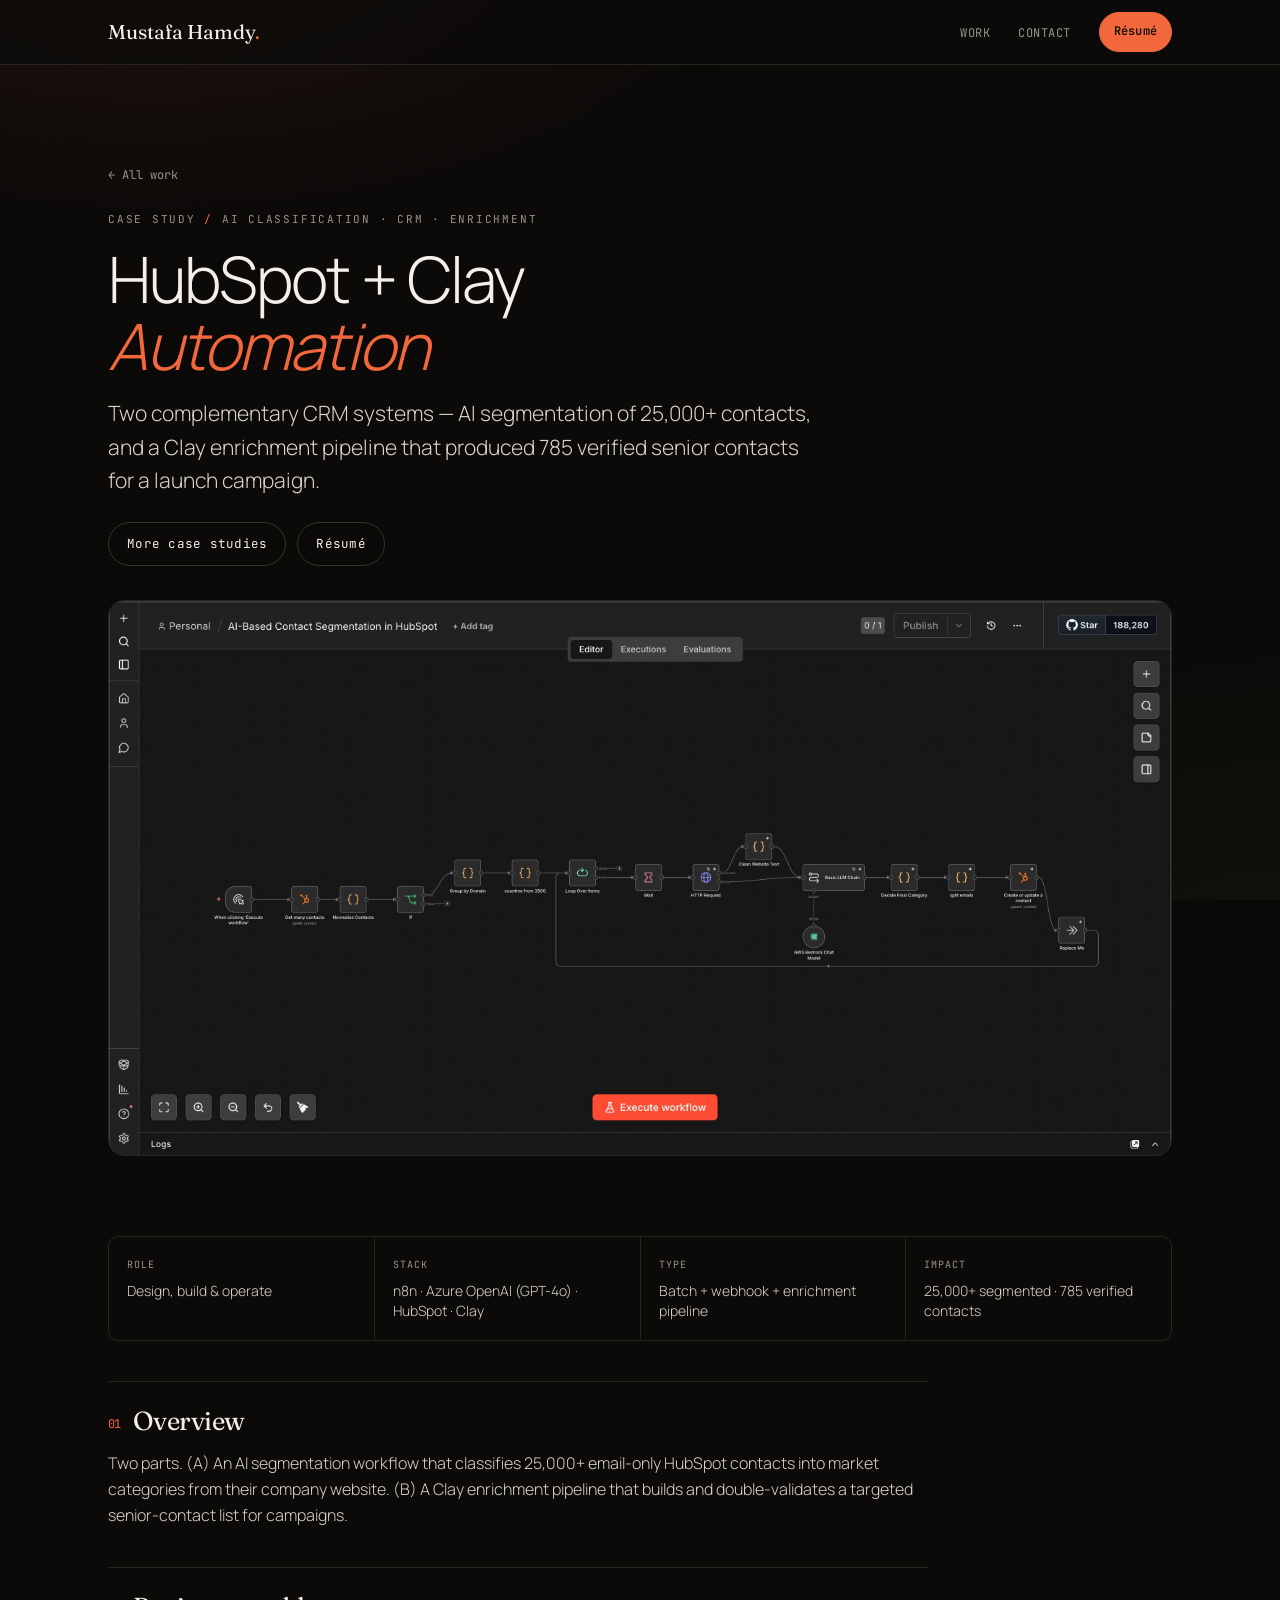
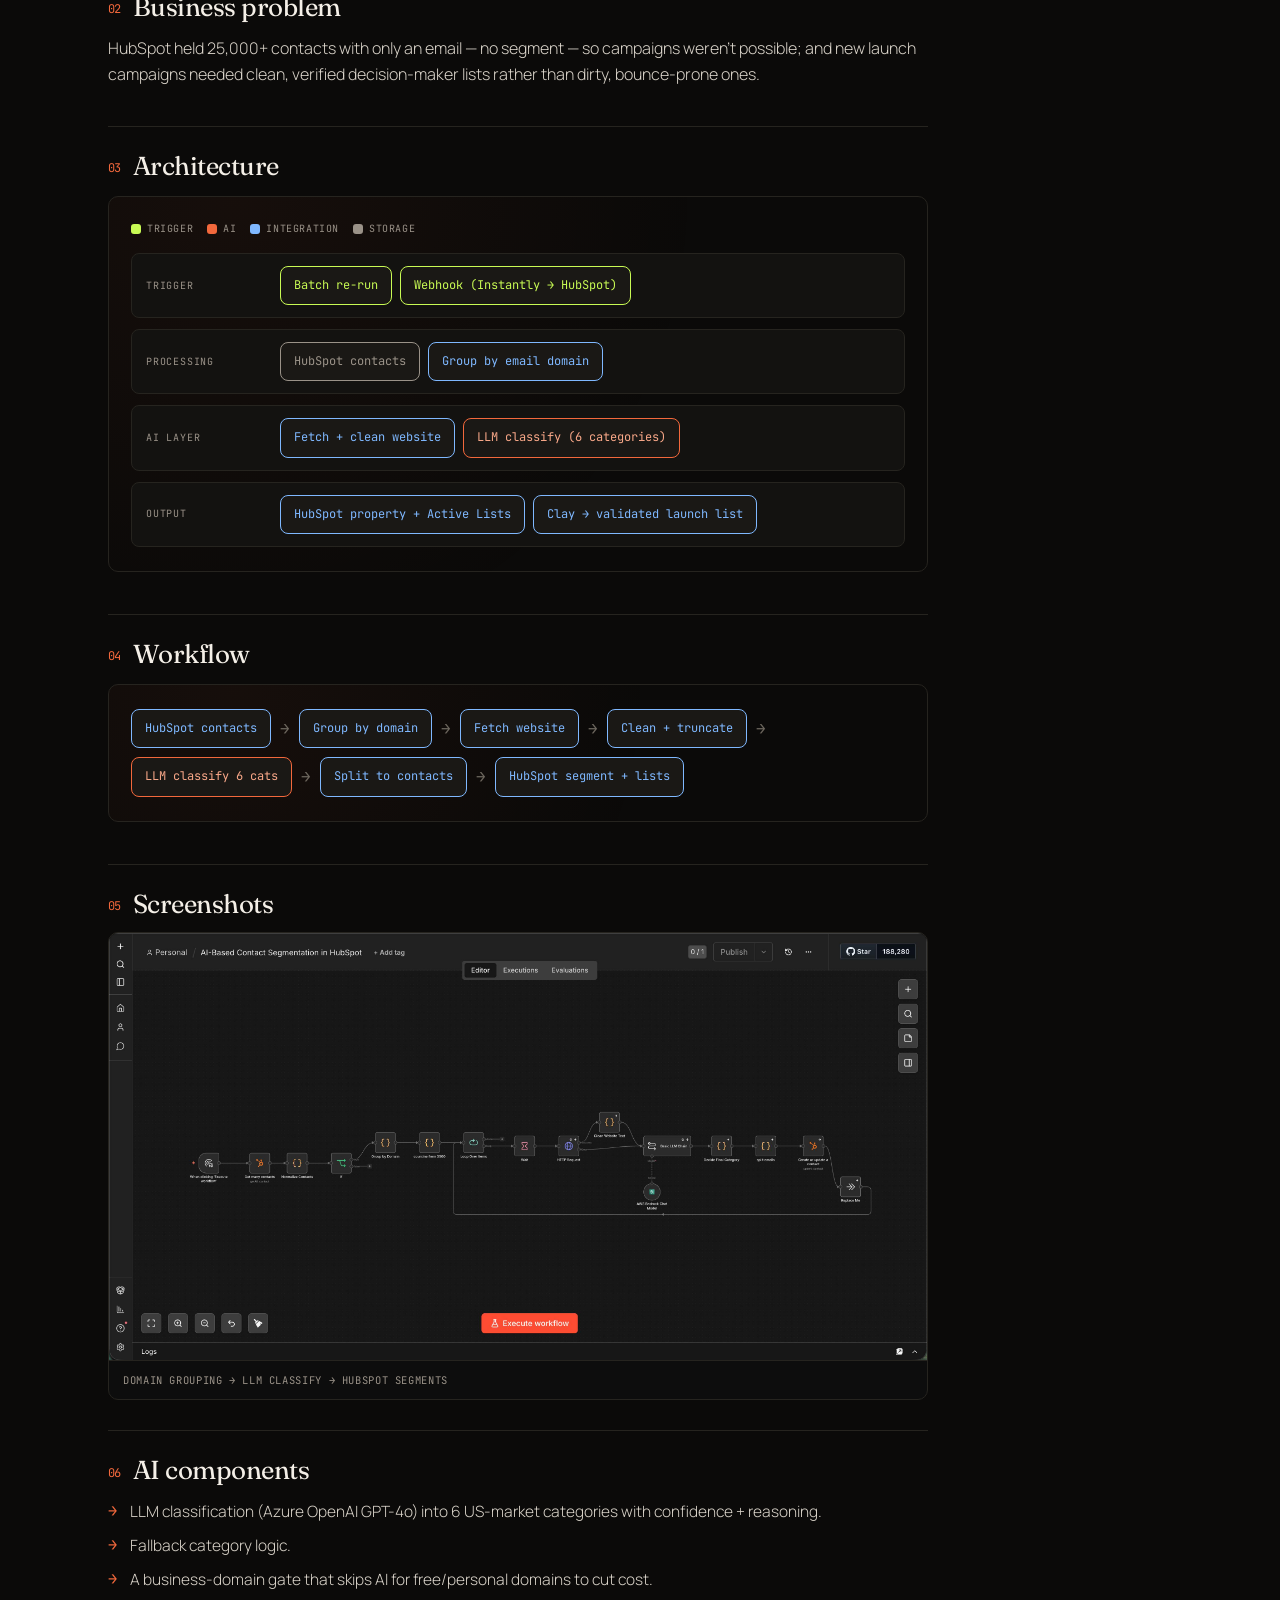
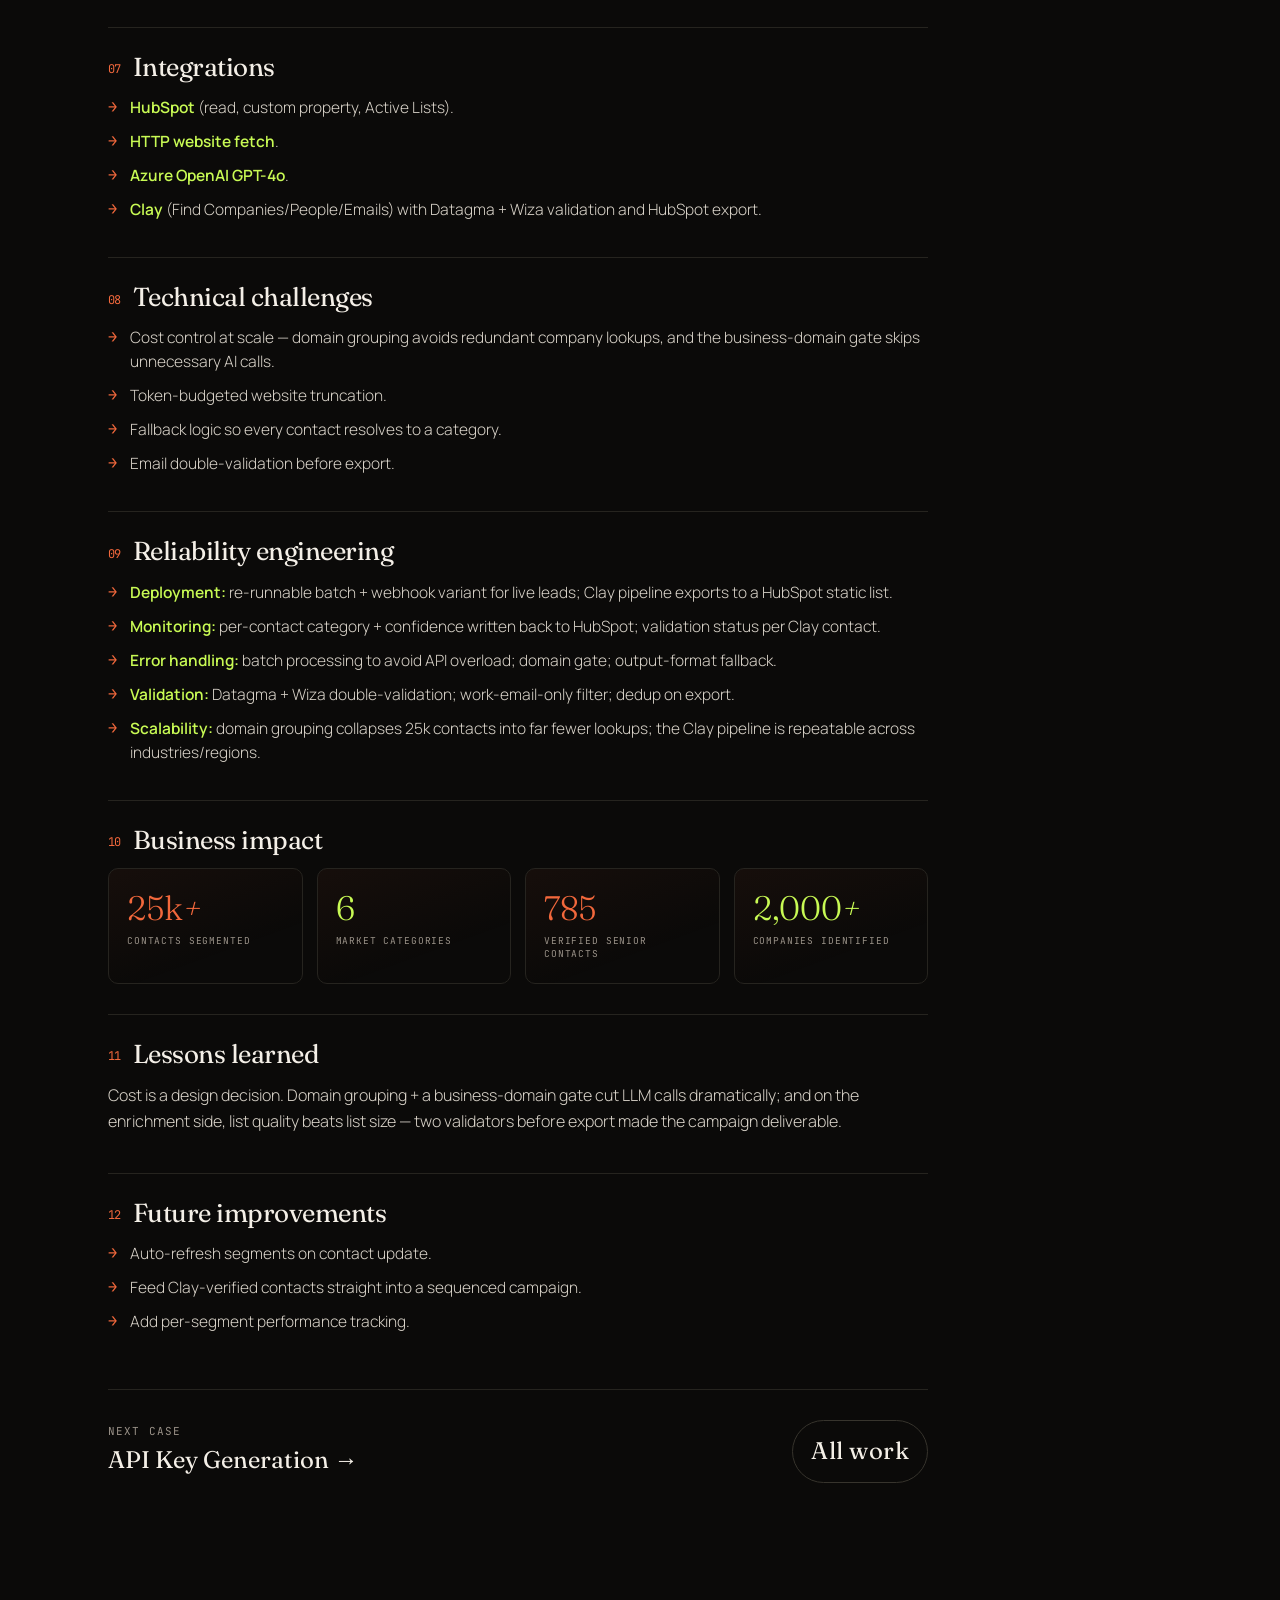
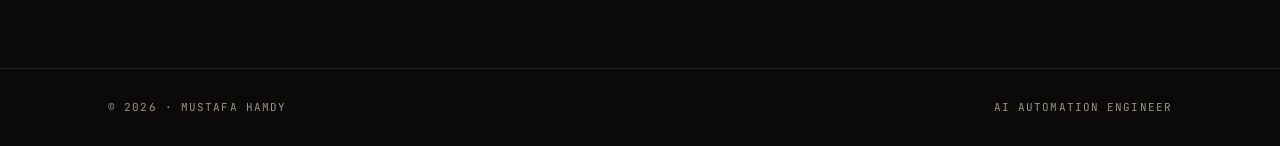
<file: case/hubspot-clay-automation.html>
<!DOCTYPE html>
<html lang="en" class="no-js">
<head>
<meta charset="UTF-8" />
<meta name="viewport" content="width=device-width, initial-scale=1.0" />
<title>HubSpot + Clay Automation — Case Study — Mustafa Hamdy</title>
<meta name="description" content="Case study: two complementary CRM systems — AI segmentation of 25,000+ HubSpot contacts and a Clay enrichment pipeline producing 785 verified senior contacts." />
<meta name="theme-color" content="#0b0a09" />
<link rel="preconnect" href="https://fonts.googleapis.com">
<link rel="preconnect" href="https://fonts.gstatic.com" crossorigin>
<link href="https://fonts.googleapis.com/css2?family=Fraunces:ital,opsz,wght@0,9..144,300..900;1,9..144,300..900&family=JetBrains+Mono:wght@300;400;500&family=Manrope:wght@300;400;500;600;700;800&display=swap" rel="stylesheet">
<link rel="stylesheet" href="../styles.css">
<script>document.documentElement.classList.remove('no-js');document.documentElement.classList.add('js');</script>
</head>
<body>
<a class="skip" href="#body">Skip to content</a>
<header class="nav">
  <div class="wrap">
    <a class="brand" href="../index.html">Mustafa Hamdy<span class="dot">.</span></a>
    <ul>
      <li class="hide-sm"><a class="link" href="../index.html#work">Work</a></li>
      <li class="hide-sm"><a class="link" href="../index.html#contact">Contact</a></li>
      <li><a class="btn sm primary" href="../Mustafa-Hamdy-CV.pdf" download>Résumé</a></li>
    </ul>
  </div>
</header>

<main id="body">
<section class="cstop">
  <div class="wrap">
    <a class="back" href="../index.html#work">← All work</a>
    <div class="cshero">
      <div class="eyebrow" style="margin-bottom:16px">Case Study <span class="dot">/</span> AI Classification · CRM · Enrichment</div>
      <h1>HubSpot + Clay <em>Automation</em></h1>
      <p class="sub">Two complementary CRM systems — AI segmentation of 25,000+ contacts, and a Clay enrichment pipeline that produced 785 verified senior contacts for a launch campaign.</p>
      <div class="actions">
        <a class="btn ghost" href="../index.html#work">More case studies</a>
        <a class="btn ghost" href="../Mustafa-Hamdy-CV.pdf" download>Résumé</a>
      </div>
    </div>
    <div class="hero-shot"><img src="../workflows/18-hubspot-ai-segmentation.jpeg" alt="n8n workflow: domain grouping and LLM classification writing segments to HubSpot"></div>
  </div>
</section>

<section style="padding-top:20px">
  <div class="wrap">
    <div class="facts">
      <div class="f"><div class="fk">Role</div><div class="fv">Design, build &amp; operate</div></div>
      <div class="f"><div class="fk">Stack</div><div class="fv">n8n · Azure OpenAI (GPT-4o) · HubSpot · Clay</div></div>
      <div class="f"><div class="fk">Type</div><div class="fv">Batch + webhook + enrichment pipeline</div></div>
      <div class="f"><div class="fk">Impact</div><div class="fv">25,000+ segmented · 785 verified contacts</div></div>
    </div>

    <div class="cbody">
      <div class="block">
        <h2><span class="n">01</span>Overview</h2>
        <p>Two parts. (A) An AI segmentation workflow that classifies 25,000+ email-only HubSpot contacts into market categories from their company website. (B) A Clay enrichment pipeline that builds and double-validates a targeted senior-contact list for campaigns.</p>
      </div>

      <div class="block">
        <h2><span class="n">02</span>Business problem</h2>
        <p>HubSpot held 25,000+ contacts with only an email — no segment — so campaigns weren't possible; and new launch campaigns needed clean, verified decision-maker lists rather than dirty, bounce-prone ones.</p>
      </div>

      <div class="block">
        <h2><span class="n">03</span>Architecture</h2>
        <div class="diagram">
          <div class="legend"><span><i class="i-trig"></i>Trigger</span><span><i class="i-ai"></i>AI</span><span><i class="i-int"></i>Integration</span><span><i class="i-store"></i>Storage</span></div>
          <div class="arch" role="img" aria-label="Batch re-run and Instantly-to-HubSpot webhook triggers feed HubSpot contacts grouped by email domain; an AI layer fetches and cleans the website then classifies into six categories; output writes a HubSpot property and Active Lists and a Clay-validated launch list.">
            <div class="tier"><div class="tl">Trigger</div><div class="tn"><span class="node trig">Batch re-run</span><span class="node trig">Webhook (Instantly → HubSpot)</span></div></div>
            <div class="tier"><div class="tl">Processing</div><div class="tn"><span class="node store">HubSpot contacts</span><span class="node int">Group by email domain</span></div></div>
            <div class="tier"><div class="tl">AI layer</div><div class="tn"><span class="node int">Fetch + clean website</span><span class="node ai">LLM classify (6 categories)</span></div></div>
            <div class="tier"><div class="tl">Output</div><div class="tn"><span class="node int">HubSpot property + Active Lists</span><span class="node int">Clay → validated launch list</span></div></div>
          </div>
        </div>
      </div>

      <div class="block">
        <h2><span class="n">04</span>Workflow</h2>
        <div class="diagram">
          <div class="flow" role="img" aria-label="HubSpot contacts grouped by domain, website fetched and cleaned then truncated, LLM classifies into six categories, split to contacts, HubSpot segment and lists written.">
            <span class="node int">HubSpot contacts</span><span class="arrow">→</span><span class="node int">Group by domain</span><span class="arrow">→</span><span class="node int">Fetch website</span><span class="arrow">→</span><span class="node int">Clean + truncate</span><span class="arrow">→</span><span class="node ai">LLM classify 6 cats</span><span class="arrow">→</span><span class="node int">Split to contacts</span><span class="arrow">→</span><span class="node int">HubSpot segment + lists</span>
          </div>
        </div>
      </div>

      <div class="block">
        <h2><span class="n">05</span>Screenshots</h2>
        <div class="gallery solo">
          <figure><a href="../workflows/18-hubspot-ai-segmentation.jpeg" target="_blank" rel="noopener"><img src="../workflows/18-hubspot-ai-segmentation.jpeg" alt="Domain grouping to LLM classify to HubSpot segments" loading="lazy"></a><figcaption>Domain grouping → LLM classify → HubSpot segments</figcaption></figure>
        </div>
      </div>

      <div class="block">
        <h2><span class="n">06</span>AI components</h2>
        <ul>
          <li>LLM classification (Azure OpenAI GPT-4o) into 6 US-market categories with confidence + reasoning.</li>
          <li>Fallback category logic.</li>
          <li>A business-domain gate that skips AI for free/personal domains to cut cost.</li>
        </ul>
      </div>

      <div class="block">
        <h2><span class="n">07</span>Integrations</h2>
        <ul>
          <li><b>HubSpot</b> (read, custom property, Active Lists).</li>
          <li><b>HTTP website fetch</b>.</li>
          <li><b>Azure OpenAI GPT-4o</b>.</li>
          <li><b>Clay</b> (Find Companies/People/Emails) with Datagma + Wiza validation and HubSpot export.</li>
        </ul>
      </div>

      <div class="block">
        <h2><span class="n">08</span>Technical challenges</h2>
        <ul>
          <li>Cost control at scale — domain grouping avoids redundant company lookups, and the business-domain gate skips unnecessary AI calls.</li>
          <li>Token-budgeted website truncation.</li>
          <li>Fallback logic so every contact resolves to a category.</li>
          <li>Email double-validation before export.</li>
        </ul>
      </div>

      <div class="block">
        <h2><span class="n">09</span>Reliability engineering</h2>
        <ul>
          <li><b>Deployment:</b> re-runnable batch + webhook variant for live leads; Clay pipeline exports to a HubSpot static list.</li>
          <li><b>Monitoring:</b> per-contact category + confidence written back to HubSpot; validation status per Clay contact.</li>
          <li><b>Error handling:</b> batch processing to avoid API overload; domain gate; output-format fallback.</li>
          <li><b>Validation:</b> Datagma + Wiza double-validation; work-email-only filter; dedup on export.</li>
          <li><b>Scalability:</b> domain grouping collapses 25k contacts into far fewer lookups; the Clay pipeline is repeatable across industries/regions.</li>
        </ul>
      </div>

      <div class="block">
        <h2><span class="n">10</span>Business impact</h2>
        <div class="itiles">
          <div class="it"><div class="n">25k<em>+</em></div><div class="l">Contacts segmented</div></div>
          <div class="it alt"><div class="n">6</div><div class="l">Market categories</div></div>
          <div class="it"><div class="n">785</div><div class="l">Verified senior contacts</div></div>
          <div class="it alt"><div class="n">2,000<em>+</em></div><div class="l">Companies identified</div></div>
        </div>
      </div>

      <div class="block">
        <h2><span class="n">11</span>Lessons learned</h2>
        <p>Cost is a design decision. Domain grouping + a business-domain gate cut LLM calls dramatically; and on the enrichment side, list quality beats list size — two validators before export made the campaign deliverable.</p>
      </div>

      <div class="block">
        <h2><span class="n">12</span>Future improvements</h2>
        <ul>
          <li>Auto-refresh segments on contact update.</li>
          <li>Feed Clay-verified contacts straight into a sequenced campaign.</li>
          <li>Add per-segment performance tracking.</li>
        </ul>
      </div>

      <div class="nextcase">
        <div><div class="l">Next case</div><a href="api-key-generation.html">API Key Generation →</a></div>
        <a class="btn ghost" href="../index.html#work">All work</a>
      </div>
    </div>
  </div>
</section>
</main>

<footer><div class="wrap"><div>© <span id="yr">2026</span> · Mustafa Hamdy</div><div>AI Automation Engineer</div></div></footer>
<script>document.getElementById('yr').textContent=new Date().getFullYear();</script>
</body>
</html>
</file>
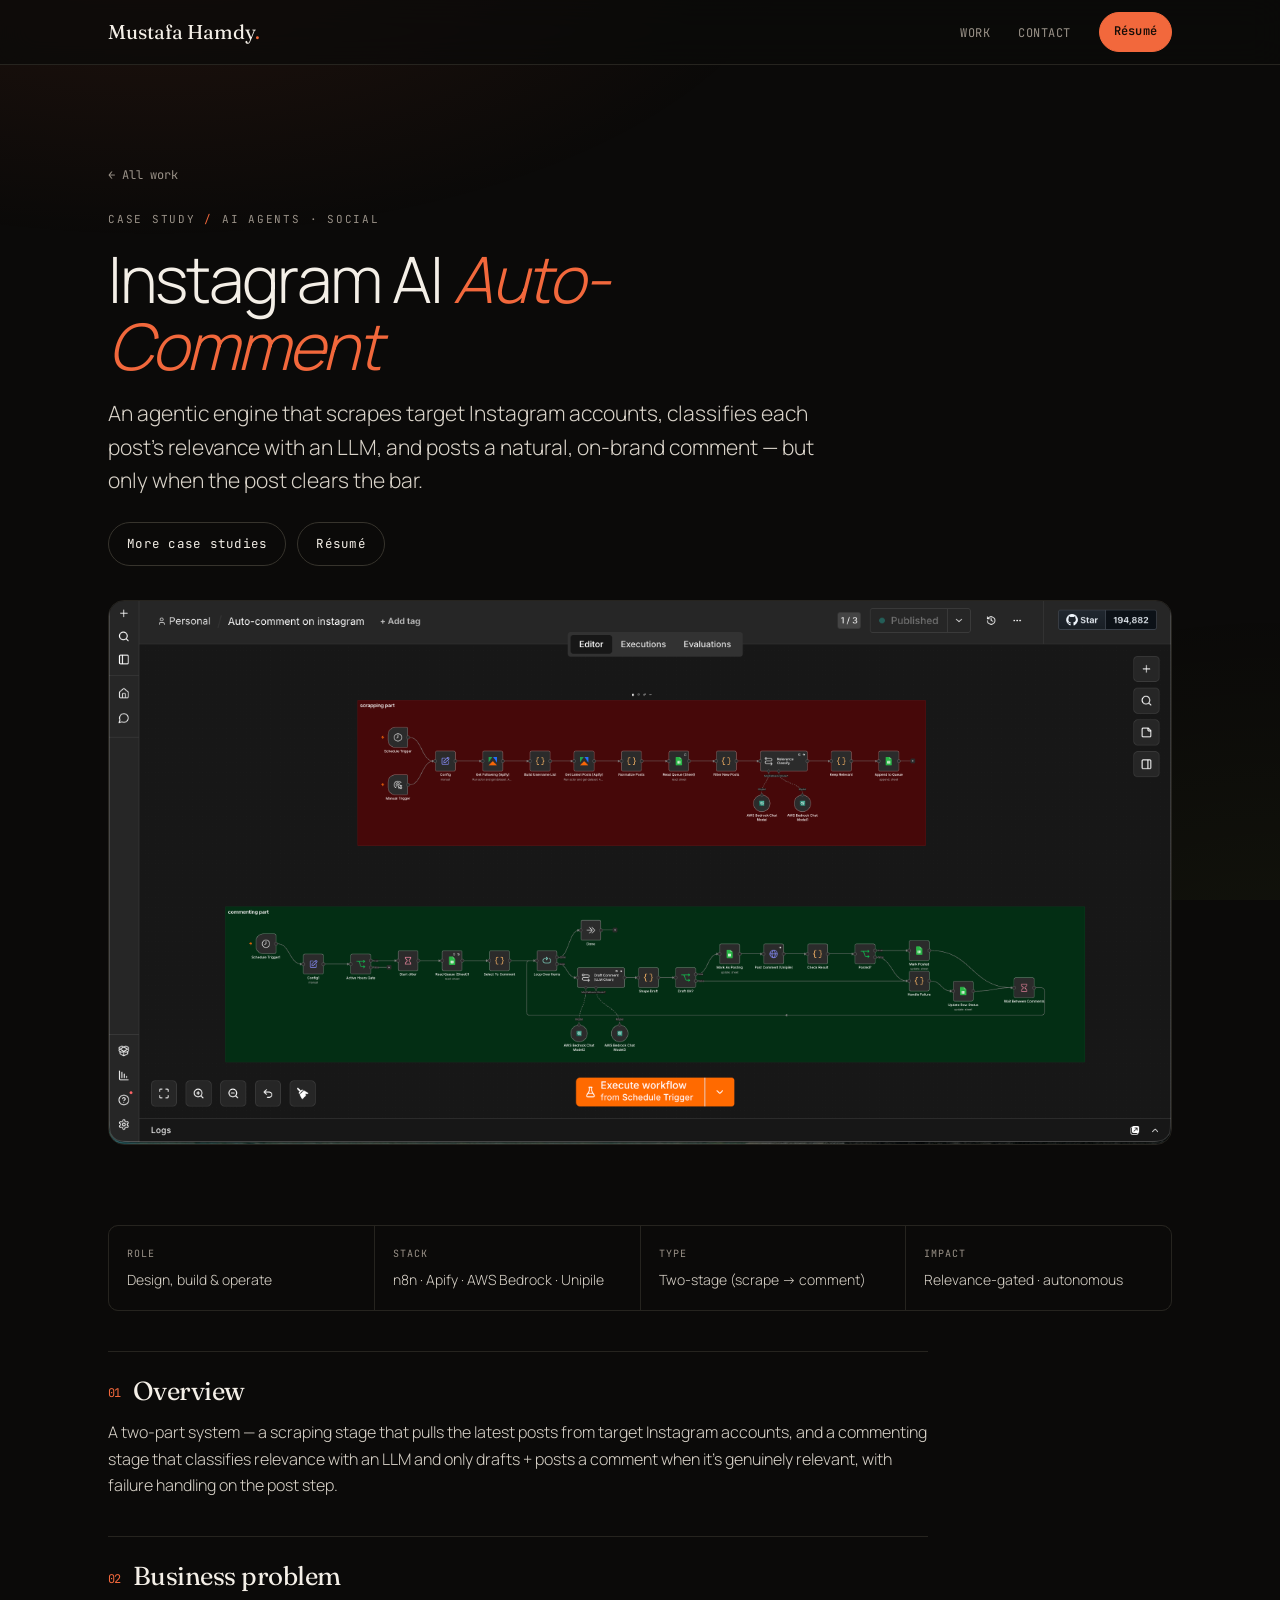
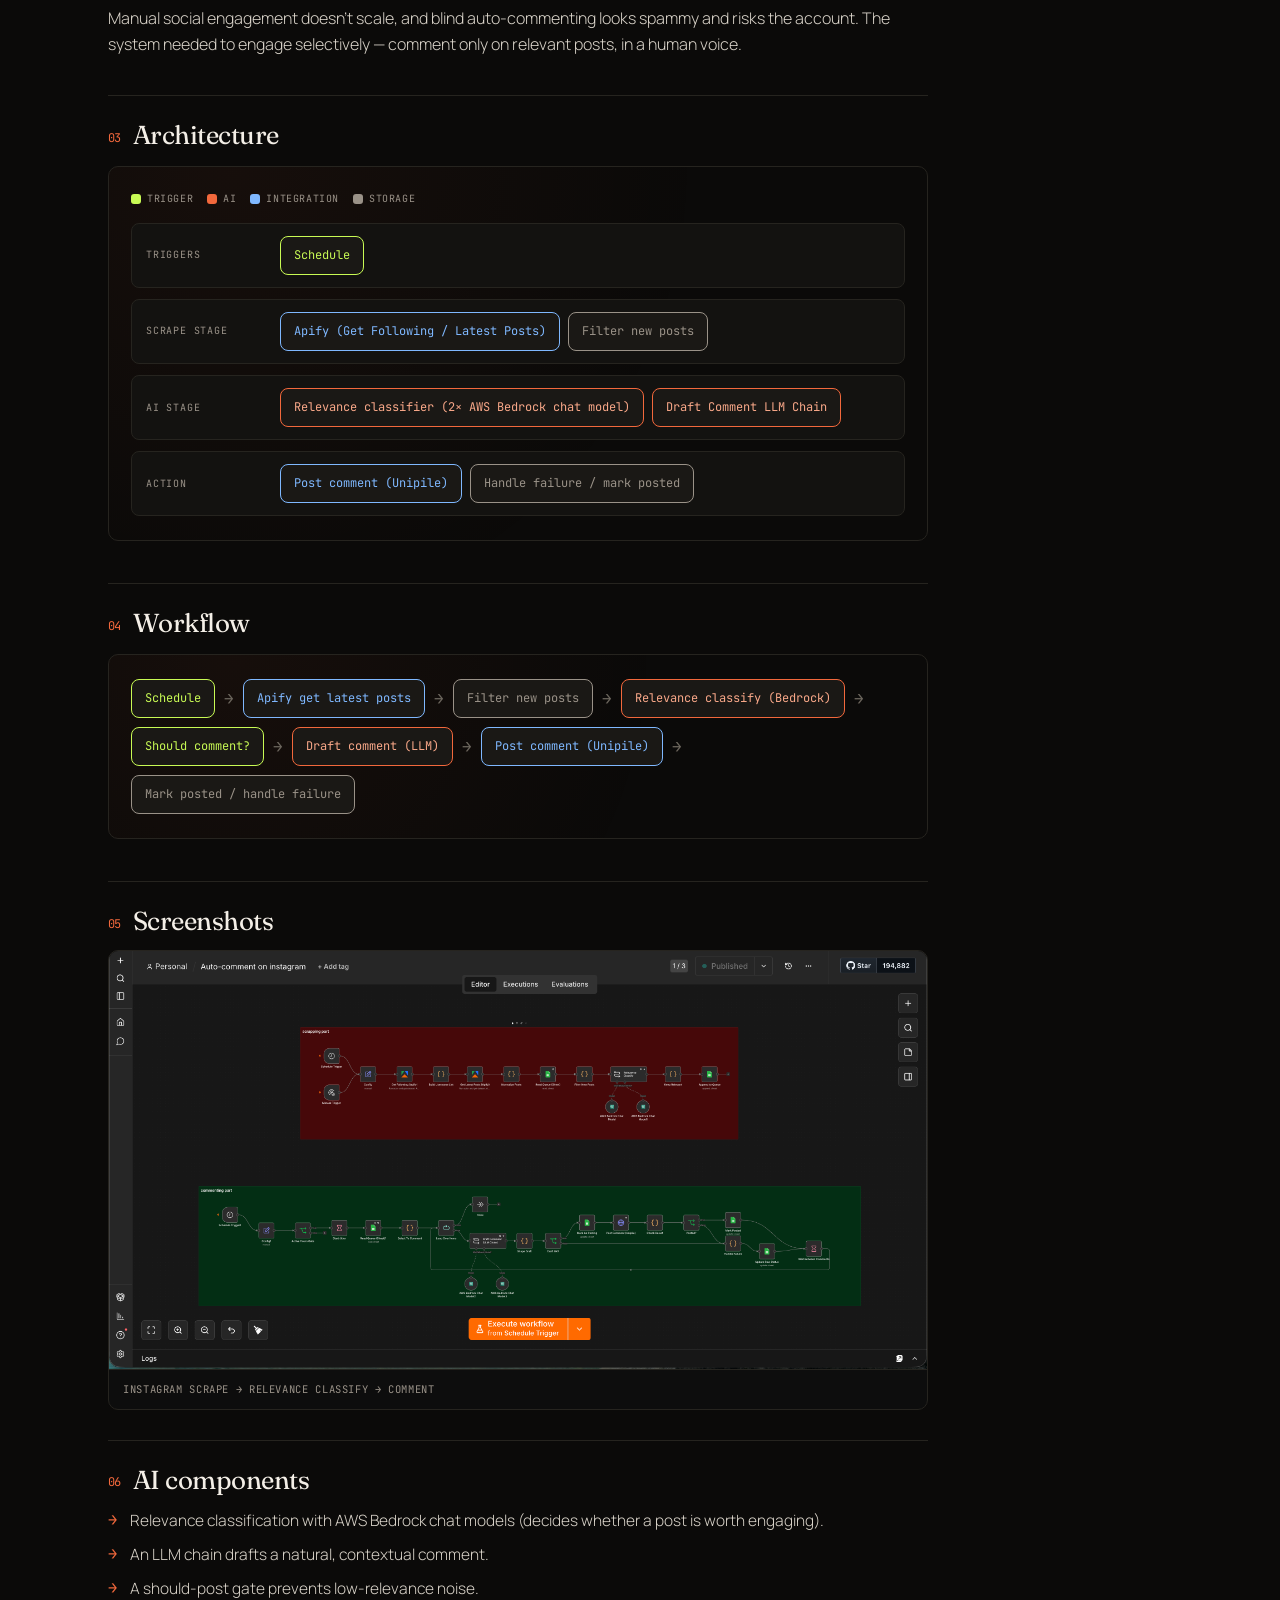
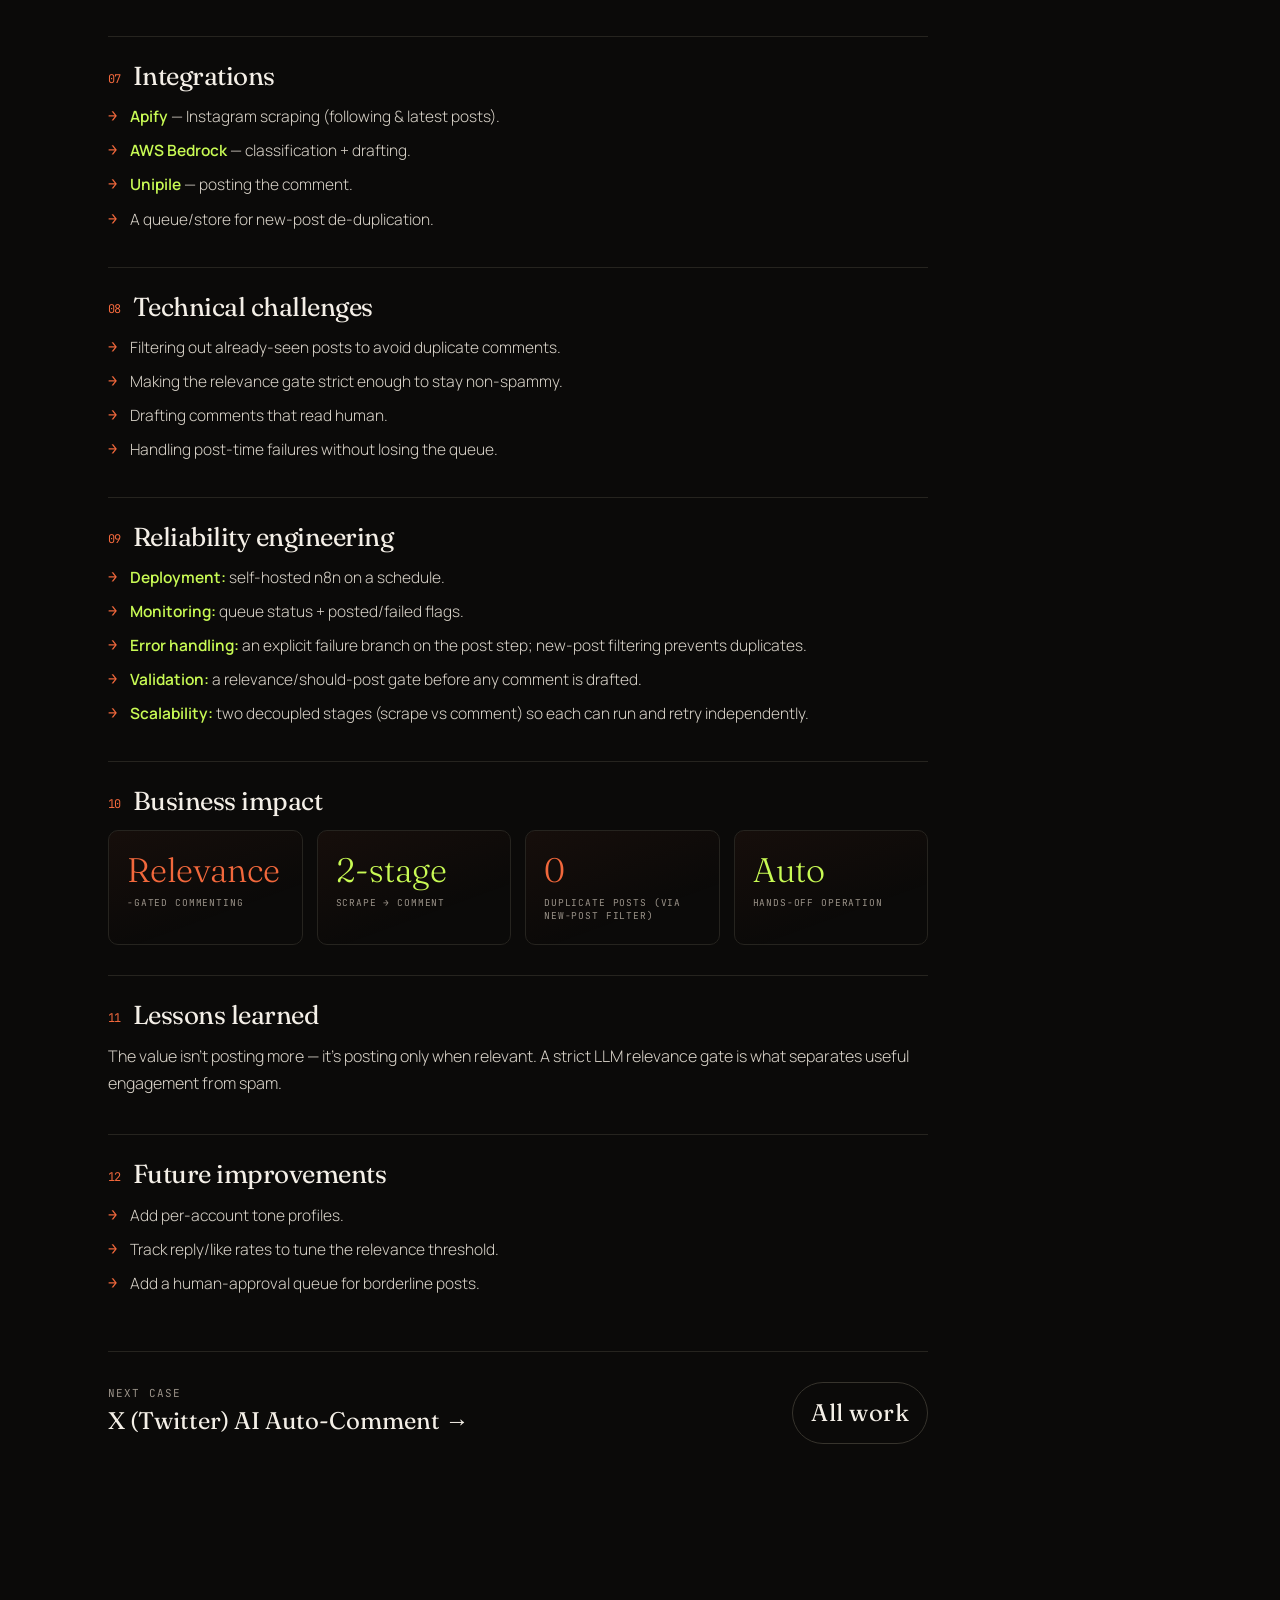
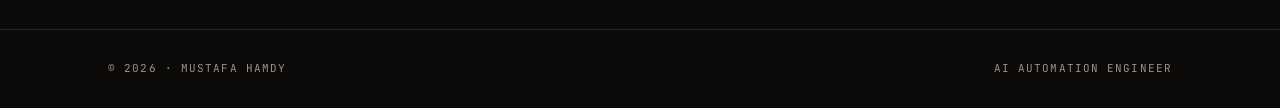
<file: case/instagram-auto-comment.html>
<!DOCTYPE html>
<html lang="en" class="no-js">
<head>
<meta charset="UTF-8" />
<meta name="viewport" content="width=device-width, initial-scale=1.0" />
<title>Instagram AI Auto-Comment — Case Study — Mustafa Hamdy</title>
<meta name="description" content="Case study: an agentic Instagram auto-comment engine — scrape target accounts, classify relevance with an LLM, and post an on-brand comment only when the post clears the bar." />
<meta name="theme-color" content="#0b0a09" />
<link rel="preconnect" href="https://fonts.googleapis.com">
<link rel="preconnect" href="https://fonts.gstatic.com" crossorigin>
<link href="https://fonts.googleapis.com/css2?family=Fraunces:ital,opsz,wght@0,9..144,300..900;1,9..144,300..900&family=JetBrains+Mono:wght@300;400;500&family=Manrope:wght@300;400;500;600;700;800&display=swap" rel="stylesheet">
<link rel="stylesheet" href="../styles.css">
<script>document.documentElement.classList.remove('no-js');document.documentElement.classList.add('js');</script>
</head>
<body>
<a class="skip" href="#body">Skip to content</a>
<header class="nav">
  <div class="wrap">
    <a class="brand" href="../index.html">Mustafa Hamdy<span class="dot">.</span></a>
    <ul>
      <li class="hide-sm"><a class="link" href="../index.html#work">Work</a></li>
      <li class="hide-sm"><a class="link" href="../index.html#contact">Contact</a></li>
      <li><a class="btn sm primary" href="../Mustafa-Hamdy-CV.pdf" download>Résumé</a></li>
    </ul>
  </div>
</header>

<main id="body">
<section class="cstop">
  <div class="wrap">
    <a class="back" href="../index.html#work">← All work</a>
    <div class="cshero">
      <div class="eyebrow" style="margin-bottom:16px">Case Study <span class="dot">/</span> AI Agents · Social</div>
      <h1>Instagram AI <em>Auto-Comment</em></h1>
      <p class="sub">An agentic engine that scrapes target Instagram accounts, classifies each post's relevance with an LLM, and posts a natural, on-brand comment — but only when the post clears the bar.</p>
      <div class="actions">
        <a class="btn ghost" href="../index.html#work">More case studies</a>
        <a class="btn ghost" href="../Mustafa-Hamdy-CV.pdf" download>Résumé</a>
      </div>
    </div>
    <div class="hero-shot"><img src="../workflows/25-social-autocomment-ig.png" alt="n8n workflow: Instagram AI auto-comment with a Bedrock relevance classifier and Unipile posting"></div>
  </div>
</section>

<section style="padding-top:20px">
  <div class="wrap">
    <div class="facts">
      <div class="f"><div class="fk">Role</div><div class="fv">Design, build &amp; operate</div></div>
      <div class="f"><div class="fk">Stack</div><div class="fv">n8n · Apify · AWS Bedrock · Unipile</div></div>
      <div class="f"><div class="fk">Type</div><div class="fv">Two-stage (scrape → comment)</div></div>
      <div class="f"><div class="fk">Impact</div><div class="fv">Relevance-gated · autonomous</div></div>
    </div>

    <div class="cbody">
      <div class="block">
        <h2><span class="n">01</span>Overview</h2>
        <p>A two-part system — a scraping stage that pulls the latest posts from target Instagram accounts, and a commenting stage that classifies relevance with an LLM and only drafts + posts a comment when it's genuinely relevant, with failure handling on the post step.</p>
      </div>

      <div class="block">
        <h2><span class="n">02</span>Business problem</h2>
        <p>Manual social engagement doesn't scale, and blind auto-commenting looks spammy and risks the account. The system needed to engage selectively — comment only on relevant posts, in a human voice.</p>
      </div>

      <div class="block">
        <h2><span class="n">03</span>Architecture</h2>
        <div class="diagram">
          <div class="legend"><span><i class="i-trig"></i>Trigger</span><span><i class="i-ai"></i>AI</span><span><i class="i-int"></i>Integration</span><span><i class="i-store"></i>Storage</span></div>
          <div class="arch" role="img" aria-label="A schedule trigger feeds an Apify scrape stage that gets following and latest posts and filters new posts; an AI stage runs a relevance classifier on two AWS Bedrock chat models and a draft-comment LLM chain; the action stage posts the comment via Unipile and handles failure or marks posted.">
            <div class="tier"><div class="tl">Triggers</div><div class="tn"><span class="node trig">Schedule</span></div></div>
            <div class="tier"><div class="tl">Scrape stage</div><div class="tn"><span class="node int">Apify (Get Following / Latest Posts)</span><span class="node store">Filter new posts</span></div></div>
            <div class="tier"><div class="tl">AI stage</div><div class="tn"><span class="node ai">Relevance classifier (2× AWS Bedrock chat model)</span><span class="node ai">Draft Comment LLM Chain</span></div></div>
            <div class="tier"><div class="tl">Action</div><div class="tn"><span class="node int">Post comment (Unipile)</span><span class="node store">Handle failure / mark posted</span></div></div>
          </div>
        </div>
      </div>

      <div class="block">
        <h2><span class="n">04</span>Workflow</h2>
        <div class="diagram">
          <div class="flow" role="img" aria-label="Schedule triggers Apify to get latest posts, filter new posts, relevance classify with Bedrock, a should-comment gate, draft a comment with an LLM, post the comment via Unipile, then mark posted or handle failure.">
            <span class="node trig">Schedule</span><span class="arrow">→</span><span class="node int">Apify get latest posts</span><span class="arrow">→</span><span class="node store">Filter new posts</span><span class="arrow">→</span><span class="node ai">Relevance classify (Bedrock)</span><span class="arrow">→</span><span class="node trig">Should comment?</span><span class="arrow">→</span><span class="node ai">Draft comment (LLM)</span><span class="arrow">→</span><span class="node int">Post comment (Unipile)</span><span class="arrow">→</span><span class="node store">Mark posted / handle failure</span>
          </div>
        </div>
      </div>

      <div class="block">
        <h2><span class="n">05</span>Screenshots</h2>
        <div class="gallery solo">
          <figure><a href="../workflows/25-social-autocomment-ig.png" target="_blank" rel="noopener"><img src="../workflows/25-social-autocomment-ig.png" alt="n8n workflow: Instagram AI auto-comment with a Bedrock relevance classifier and Unipile posting" loading="lazy"></a><figcaption>Instagram scrape → relevance classify → comment</figcaption></figure>
        </div>
      </div>

      <div class="block">
        <h2><span class="n">06</span>AI components</h2>
        <ul>
          <li>Relevance classification with AWS Bedrock chat models (decides whether a post is worth engaging).</li>
          <li>An LLM chain drafts a natural, contextual comment.</li>
          <li>A should-post gate prevents low-relevance noise.</li>
        </ul>
      </div>

      <div class="block">
        <h2><span class="n">07</span>Integrations</h2>
        <ul>
          <li><b>Apify</b> — Instagram scraping (following &amp; latest posts).</li>
          <li><b>AWS Bedrock</b> — classification + drafting.</li>
          <li><b>Unipile</b> — posting the comment.</li>
          <li>A queue/store for new-post de-duplication.</li>
        </ul>
      </div>

      <div class="block">
        <h2><span class="n">08</span>Technical challenges</h2>
        <ul>
          <li>Filtering out already-seen posts to avoid duplicate comments.</li>
          <li>Making the relevance gate strict enough to stay non-spammy.</li>
          <li>Drafting comments that read human.</li>
          <li>Handling post-time failures without losing the queue.</li>
        </ul>
      </div>

      <div class="block">
        <h2><span class="n">09</span>Reliability engineering</h2>
        <ul>
          <li><b>Deployment:</b> self-hosted n8n on a schedule.</li>
          <li><b>Monitoring:</b> queue status + posted/failed flags.</li>
          <li><b>Error handling:</b> an explicit failure branch on the post step; new-post filtering prevents duplicates.</li>
          <li><b>Validation:</b> a relevance/should-post gate before any comment is drafted.</li>
          <li><b>Scalability:</b> two decoupled stages (scrape vs comment) so each can run and retry independently.</li>
        </ul>
      </div>

      <div class="block">
        <h2><span class="n">10</span>Business impact</h2>
        <div class="itiles">
          <div class="it"><div class="n">Relevance</div><div class="l">-gated commenting</div></div>
          <div class="it alt"><div class="n">2-stage</div><div class="l">scrape → comment</div></div>
          <div class="it"><div class="n">0</div><div class="l">duplicate posts (via new-post filter)</div></div>
          <div class="it alt"><div class="n">Auto</div><div class="l">hands-off operation</div></div>
        </div>
      </div>

      <div class="block">
        <h2><span class="n">11</span>Lessons learned</h2>
        <p>The value isn't posting more — it's posting only when relevant. A strict LLM relevance gate is what separates useful engagement from spam.</p>
      </div>

      <div class="block">
        <h2><span class="n">12</span>Future improvements</h2>
        <ul>
          <li>Add per-account tone profiles.</li>
          <li>Track reply/like rates to tune the relevance threshold.</li>
          <li>Add a human-approval queue for borderline posts.</li>
        </ul>
      </div>

      <div class="nextcase">
        <div><div class="l">Next case</div><a href="x-auto-comment.html">X (Twitter) AI Auto-Comment →</a></div>
        <a class="btn ghost" href="../index.html#work">All work</a>
      </div>
    </div>
  </div>
</section>
</main>

<footer><div class="wrap"><div>© <span id="yr">2026</span> · Mustafa Hamdy</div><div>AI Automation Engineer</div></div></footer>
<script>document.getElementById('yr').textContent=new Date().getFullYear();</script>
</body>
</html>
</file>
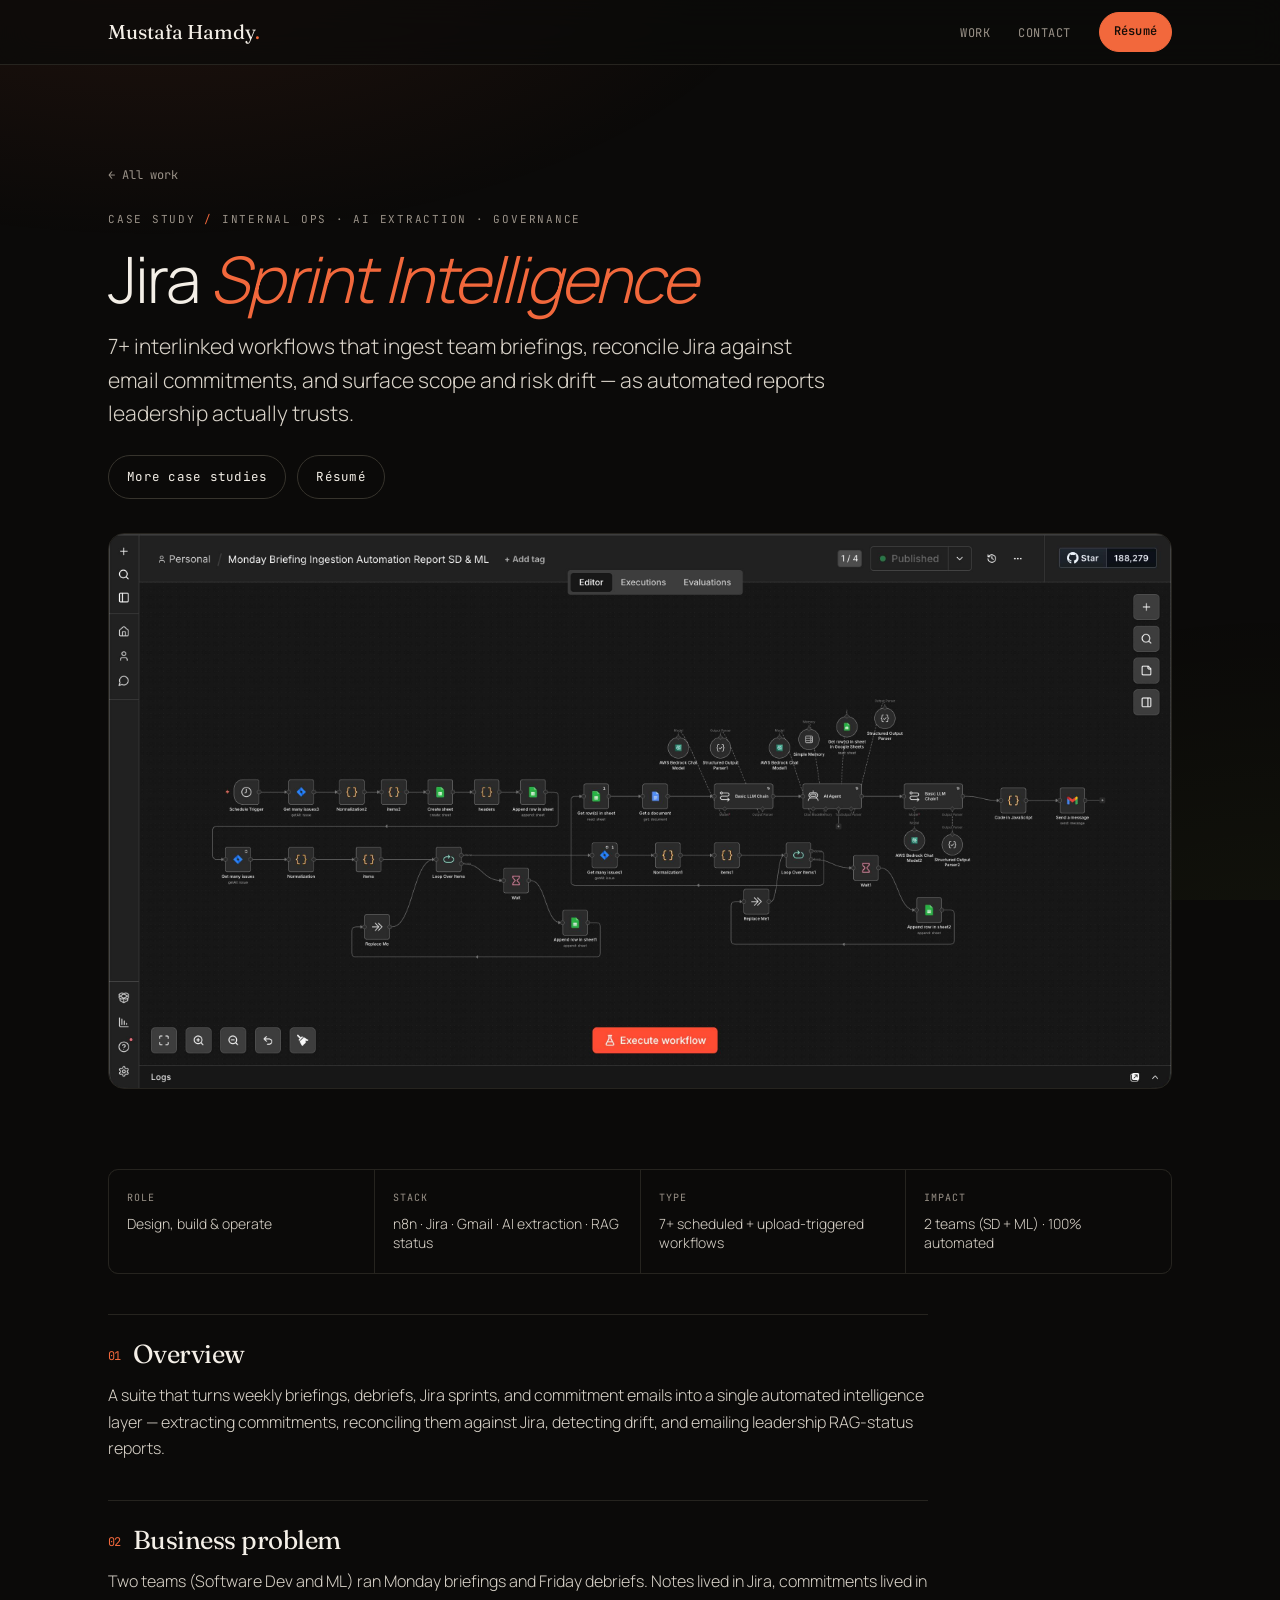
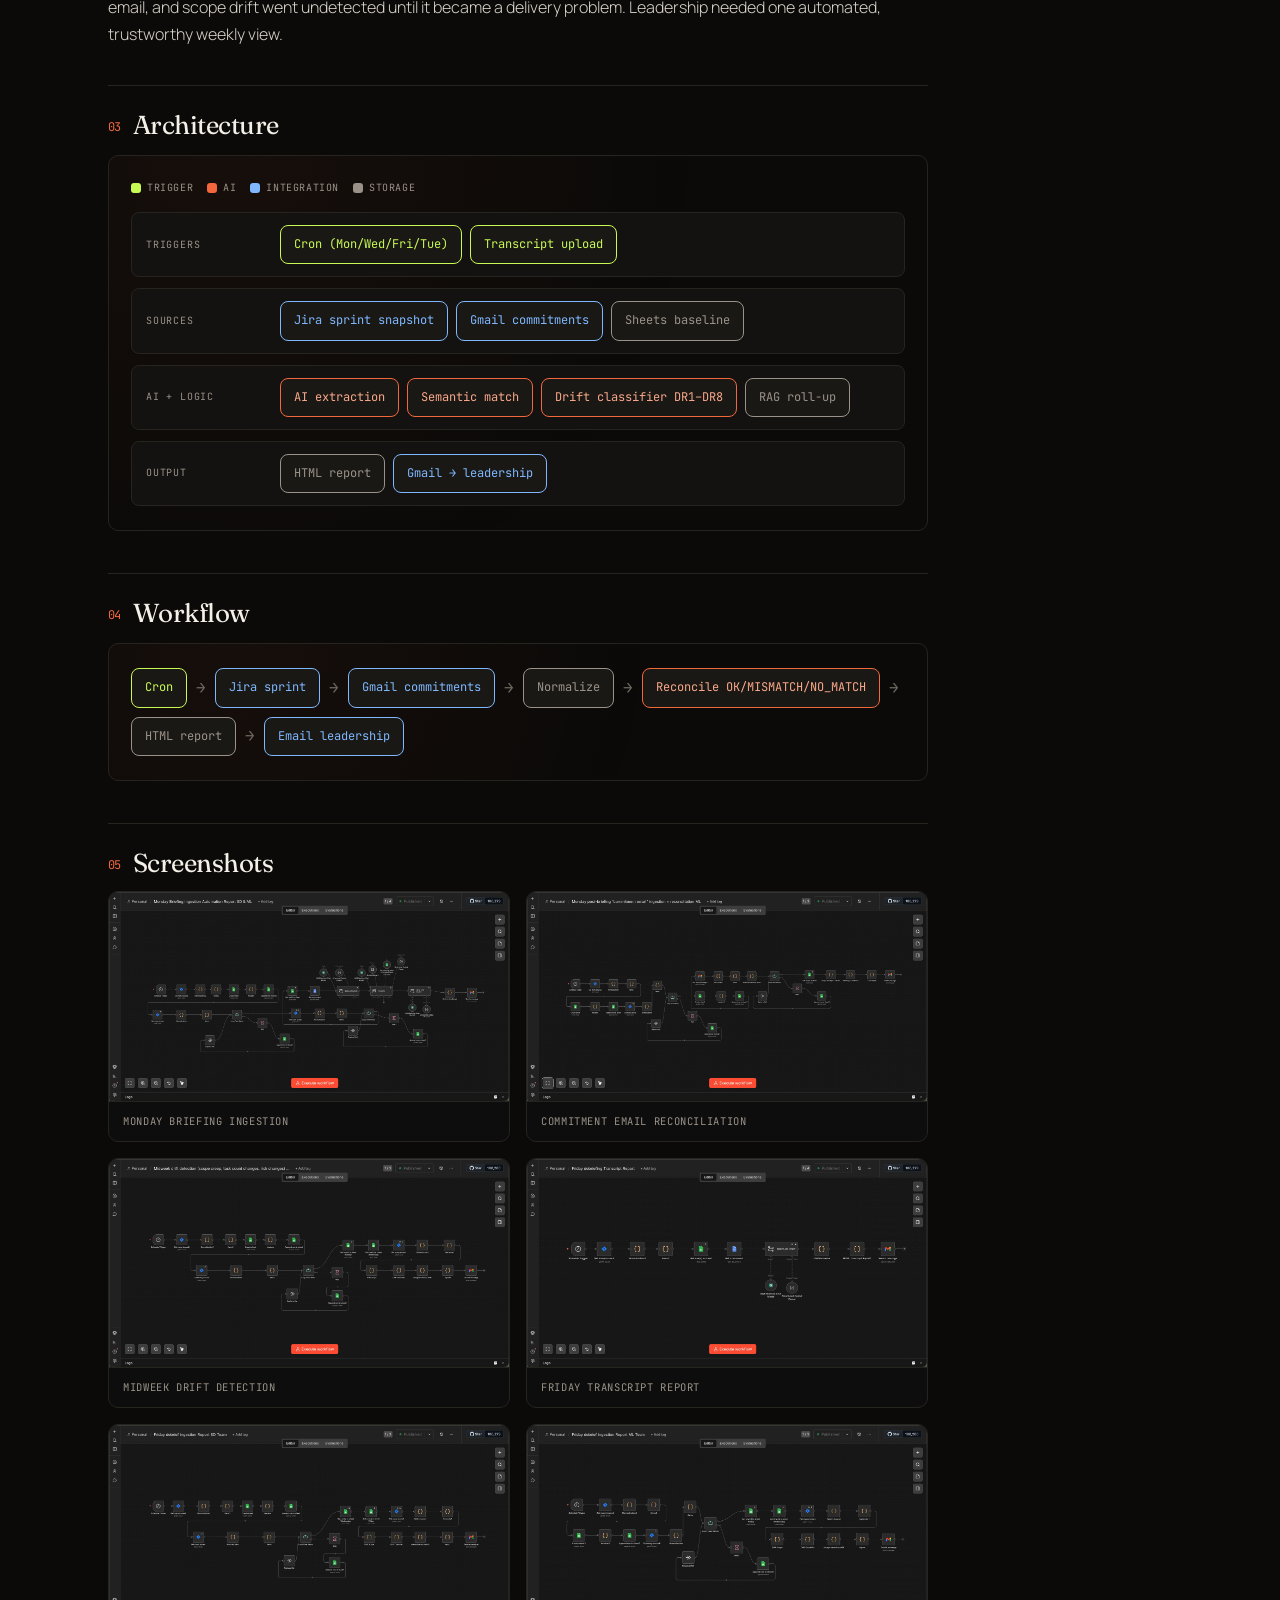
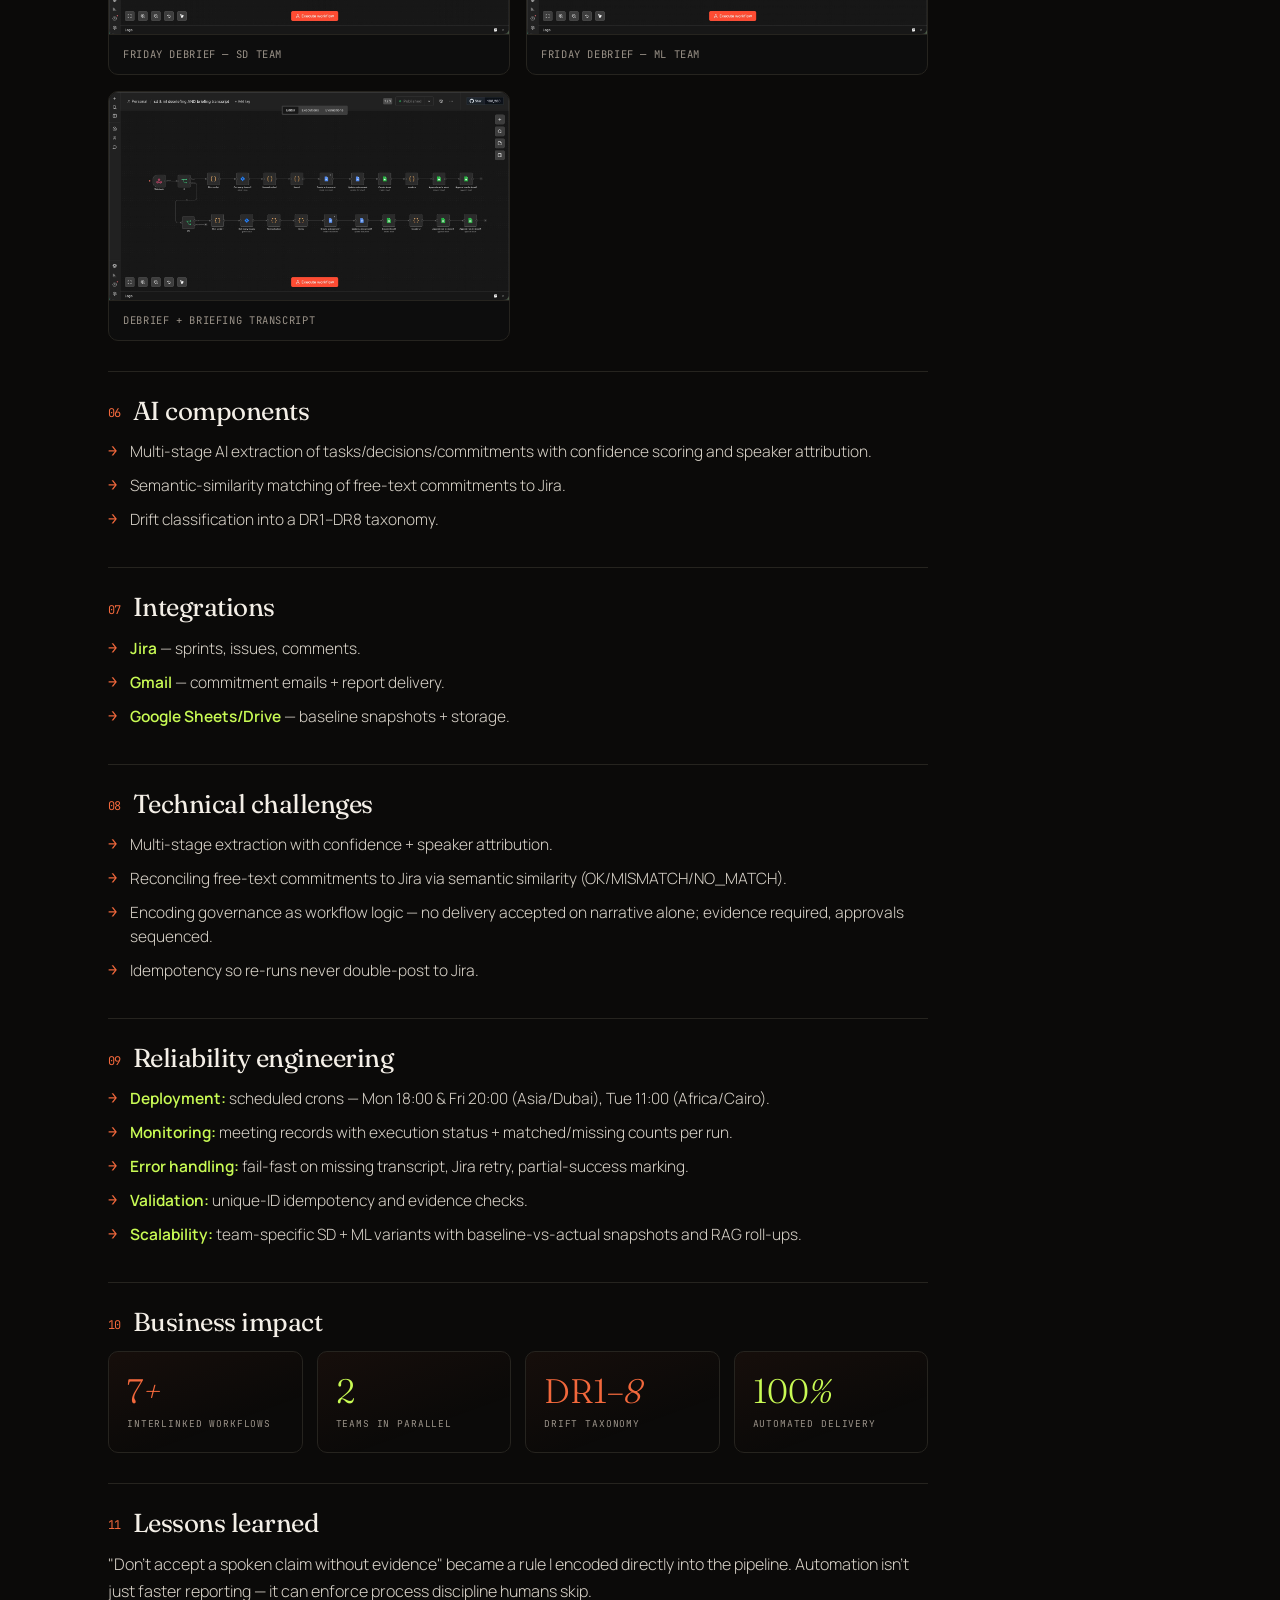
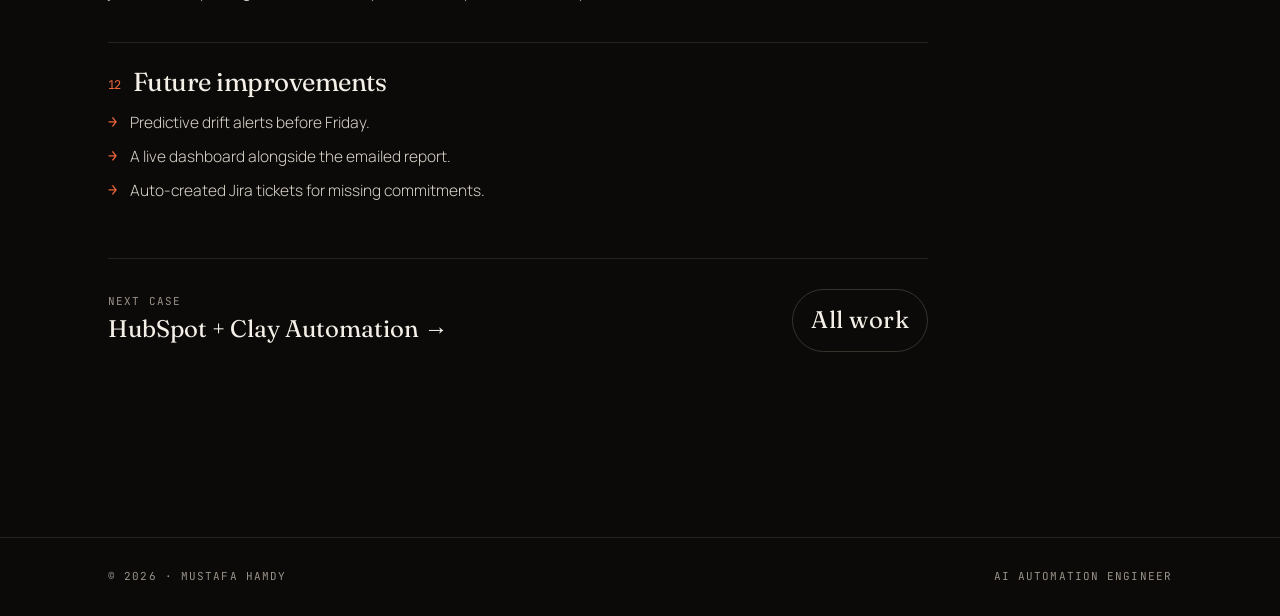
<file: case/jira-sprint-intelligence.html>
<!DOCTYPE html>
<html lang="en" class="no-js">
<head>
<meta charset="UTF-8" />
<meta name="viewport" content="width=device-width, initial-scale=1.0" />
<title>Jira Sprint Intelligence — Case Study — Mustafa Hamdy</title>
<meta name="description" content="Case study: a multi-workflow Jira sprint intelligence suite — architecture, reliability engineering, screenshots, and measured impact." />
<meta name="theme-color" content="#0b0a09" />
<link rel="preconnect" href="https://fonts.googleapis.com">
<link rel="preconnect" href="https://fonts.gstatic.com" crossorigin>
<link href="https://fonts.googleapis.com/css2?family=Fraunces:ital,opsz,wght@0,9..144,300..900;1,9..144,300..900&family=JetBrains+Mono:wght@300;400;500&family=Manrope:wght@300;400;500;600;700;800&display=swap" rel="stylesheet">
<link rel="stylesheet" href="../styles.css">
<script>document.documentElement.classList.remove('no-js');document.documentElement.classList.add('js');</script>
</head>
<body>
<a class="skip" href="#body">Skip to content</a>
<header class="nav">
  <div class="wrap">
    <a class="brand" href="../index.html">Mustafa Hamdy<span class="dot">.</span></a>
    <ul>
      <li class="hide-sm"><a class="link" href="../index.html#work">Work</a></li>
      <li class="hide-sm"><a class="link" href="../index.html#contact">Contact</a></li>
      <li><a class="btn sm primary" href="../Mustafa-Hamdy-CV.pdf" download>Résumé</a></li>
    </ul>
  </div>
</header>

<main id="body">
<section class="cstop">
  <div class="wrap">
    <a class="back" href="../index.html#work">← All work</a>
    <div class="cshero">
      <div class="eyebrow" style="margin-bottom:16px">Case Study <span class="dot">/</span> Internal Ops · AI Extraction · Governance</div>
      <h1>Jira <em>Sprint Intelligence</em></h1>
      <p class="sub">7+ interlinked workflows that ingest team briefings, reconcile Jira against email commitments, and surface scope and risk drift — as automated reports leadership actually trusts.</p>
      <div class="actions">
        <a class="btn ghost" href="../index.html#work">More case studies</a>
        <a class="btn ghost" href="../Mustafa-Hamdy-CV.pdf" download>Résumé</a>
      </div>
    </div>
    <div class="hero-shot"><img src="../workflows/10-monday-briefing-ingestion.jpeg" alt="n8n workflow: Monday briefing ingestion with AI extraction and Jira reconciliation"></div>
  </div>
</section>

<section style="padding-top:20px">
  <div class="wrap">
    <div class="facts">
      <div class="f"><div class="fk">Role</div><div class="fv">Design, build &amp; operate</div></div>
      <div class="f"><div class="fk">Stack</div><div class="fv">n8n · Jira · Gmail · AI extraction · RAG status</div></div>
      <div class="f"><div class="fk">Type</div><div class="fv">7+ scheduled + upload-triggered workflows</div></div>
      <div class="f"><div class="fk">Impact</div><div class="fv">2 teams (SD + ML) · 100% automated</div></div>
    </div>

    <div class="cbody">
      <div class="block">
        <h2><span class="n">01</span>Overview</h2>
        <p>A suite that turns weekly briefings, debriefs, Jira sprints, and commitment emails into a single automated intelligence layer — extracting commitments, reconciling them against Jira, detecting drift, and emailing leadership RAG-status reports.</p>
      </div>

      <div class="block">
        <h2><span class="n">02</span>Business problem</h2>
        <p>Two teams (Software Dev and ML) ran Monday briefings and Friday debriefs. Notes lived in Jira, commitments lived in email, and scope drift went undetected until it became a delivery problem. Leadership needed one automated, trustworthy weekly view.</p>
      </div>

      <div class="block">
        <h2><span class="n">03</span>Architecture</h2>
        <div class="diagram">
          <div class="legend"><span><i class="i-trig"></i>Trigger</span><span><i class="i-ai"></i>AI</span><span><i class="i-int"></i>Integration</span><span><i class="i-store"></i>Storage</span></div>
          <div class="arch" role="img" aria-label="Cron and transcript-upload triggers feed Jira sprint snapshots, Gmail commitments, and a Sheets baseline; an AI layer runs extraction, semantic match, and a DR1–DR8 drift classifier into a RAG roll-up; output is an HTML report emailed to leadership via Gmail.">
            <div class="tier"><div class="tl">Triggers</div><div class="tn"><span class="node trig">Cron (Mon/Wed/Fri/Tue)</span><span class="node trig">Transcript upload</span></div></div>
            <div class="tier"><div class="tl">Sources</div><div class="tn"><span class="node int">Jira sprint snapshot</span><span class="node int">Gmail commitments</span><span class="node store">Sheets baseline</span></div></div>
            <div class="tier"><div class="tl">AI + logic</div><div class="tn"><span class="node ai">AI extraction</span><span class="node ai">Semantic match</span><span class="node ai">Drift classifier DR1–DR8</span><span class="node store">RAG roll-up</span></div></div>
            <div class="tier"><div class="tl">Output</div><div class="tn"><span class="node store">HTML report</span><span class="node int">Gmail → leadership</span></div></div>
          </div>
        </div>
      </div>

      <div class="block">
        <h2><span class="n">04</span>Workflow</h2>
        <div class="diagram">
          <div class="flow" role="img" aria-label="Reconciliation workflow: Cron triggers a Jira sprint snapshot and Gmail commitments, which are normalized and reconciled into OK, MISMATCH, or NO_MATCH, then an HTML report is generated and emailed to leadership.">
            <span class="node trig">Cron</span><span class="arrow">→</span><span class="node int">Jira sprint</span><span class="arrow">→</span><span class="node int">Gmail commitments</span><span class="arrow">→</span><span class="node store">Normalize</span><span class="arrow">→</span><span class="node ai">Reconcile OK/MISMATCH/NO_MATCH</span><span class="arrow">→</span><span class="node store">HTML report</span><span class="arrow">→</span><span class="node int">Email leadership</span>
          </div>
        </div>
      </div>

      <div class="block">
        <h2><span class="n">05</span>Screenshots</h2>
        <div class="gallery">
          <figure><a href="../workflows/10-monday-briefing-ingestion.jpeg" target="_blank" rel="noopener"><img src="../workflows/10-monday-briefing-ingestion.jpeg" alt="Monday briefing ingestion" loading="lazy"></a><figcaption>Monday briefing ingestion</figcaption></figure>
          <figure><a href="../workflows/09-monday-commitment-email.jpeg" target="_blank" rel="noopener"><img src="../workflows/09-monday-commitment-email.jpeg" alt="Commitment email reconciliation" loading="lazy"></a><figcaption>Commitment email reconciliation</figcaption></figure>
          <figure><a href="../workflows/14-midweek-drift-detection.jpeg" target="_blank" rel="noopener"><img src="../workflows/14-midweek-drift-detection.jpeg" alt="Midweek drift detection" loading="lazy"></a><figcaption>Midweek drift detection</figcaption></figure>
          <figure><a href="../workflows/11-friday-transcript-report.jpeg" target="_blank" rel="noopener"><img src="../workflows/11-friday-transcript-report.jpeg" alt="Friday transcript report" loading="lazy"></a><figcaption>Friday transcript report</figcaption></figure>
          <figure><a href="../workflows/12-friday-debrief-sd-team.jpeg" target="_blank" rel="noopener"><img src="../workflows/12-friday-debrief-sd-team.jpeg" alt="Friday debrief — SD team" loading="lazy"></a><figcaption>Friday debrief — SD team</figcaption></figure>
          <figure><a href="../workflows/13-friday-debrief-ml-team.jpeg" target="_blank" rel="noopener"><img src="../workflows/13-friday-debrief-ml-team.jpeg" alt="Friday debrief — ML team" loading="lazy"></a><figcaption>Friday debrief — ML team</figcaption></figure>
          <figure><a href="../workflows/07-sd-ml-debrief-briefing-transcript.jpeg" target="_blank" rel="noopener"><img src="../workflows/07-sd-ml-debrief-briefing-transcript.jpeg" alt="Debrief + briefing transcript" loading="lazy"></a><figcaption>Debrief + briefing transcript</figcaption></figure>
        </div>
      </div>

      <div class="block">
        <h2><span class="n">06</span>AI components</h2>
        <ul>
          <li>Multi-stage AI extraction of tasks/decisions/commitments with confidence scoring and speaker attribution.</li>
          <li>Semantic-similarity matching of free-text commitments to Jira.</li>
          <li>Drift classification into a DR1–DR8 taxonomy.</li>
        </ul>
      </div>

      <div class="block">
        <h2><span class="n">07</span>Integrations</h2>
        <ul>
          <li><b>Jira</b> — sprints, issues, comments.</li>
          <li><b>Gmail</b> — commitment emails + report delivery.</li>
          <li><b>Google Sheets/Drive</b> — baseline snapshots + storage.</li>
        </ul>
      </div>

      <div class="block">
        <h2><span class="n">08</span>Technical challenges</h2>
        <ul>
          <li>Multi-stage extraction with confidence + speaker attribution.</li>
          <li>Reconciling free-text commitments to Jira via semantic similarity (OK/MISMATCH/NO_MATCH).</li>
          <li>Encoding governance as workflow logic — no delivery accepted on narrative alone; evidence required, approvals sequenced.</li>
          <li>Idempotency so re-runs never double-post to Jira.</li>
        </ul>
      </div>

      <div class="block">
        <h2><span class="n">09</span>Reliability engineering</h2>
        <ul>
          <li><b>Deployment:</b> scheduled crons — Mon 18:00 &amp; Fri 20:00 (Asia/Dubai), Tue 11:00 (Africa/Cairo).</li>
          <li><b>Monitoring:</b> meeting records with execution status + matched/missing counts per run.</li>
          <li><b>Error handling:</b> fail-fast on missing transcript, Jira retry, partial-success marking.</li>
          <li><b>Validation:</b> unique-ID idempotency and evidence checks.</li>
          <li><b>Scalability:</b> team-specific SD + ML variants with baseline-vs-actual snapshots and RAG roll-ups.</li>
        </ul>
      </div>

      <div class="block">
        <h2><span class="n">10</span>Business impact</h2>
        <div class="itiles">
          <div class="it"><div class="n">7<em>+</em></div><div class="l">Interlinked workflows</div></div>
          <div class="it alt"><div class="n">2</div><div class="l">Teams in parallel</div></div>
          <div class="it"><div class="n">DR1<em>–8</em></div><div class="l">Drift taxonomy</div></div>
          <div class="it alt"><div class="n">100<em>%</em></div><div class="l">Automated delivery</div></div>
        </div>
      </div>

      <div class="block">
        <h2><span class="n">11</span>Lessons learned</h2>
        <p>"Don't accept a spoken claim without evidence" became a rule I encoded directly into the pipeline. Automation isn't just faster reporting — it can enforce process discipline humans skip.</p>
      </div>

      <div class="block">
        <h2><span class="n">12</span>Future improvements</h2>
        <ul>
          <li>Predictive drift alerts before Friday.</li>
          <li>A live dashboard alongside the emailed report.</li>
          <li>Auto-created Jira tickets for missing commitments.</li>
        </ul>
      </div>

      <div class="nextcase">
        <div><div class="l">Next case</div><a href="hubspot-clay-automation.html">HubSpot + Clay Automation →</a></div>
        <a class="btn ghost" href="../index.html#work">All work</a>
      </div>
    </div>
  </div>
</section>
</main>

<footer><div class="wrap"><div>© <span id="yr">2026</span> · Mustafa Hamdy</div><div>AI Automation Engineer</div></div></footer>
<script>document.getElementById('yr').textContent=new Date().getFullYear();</script>
</body>
</html>
</file>
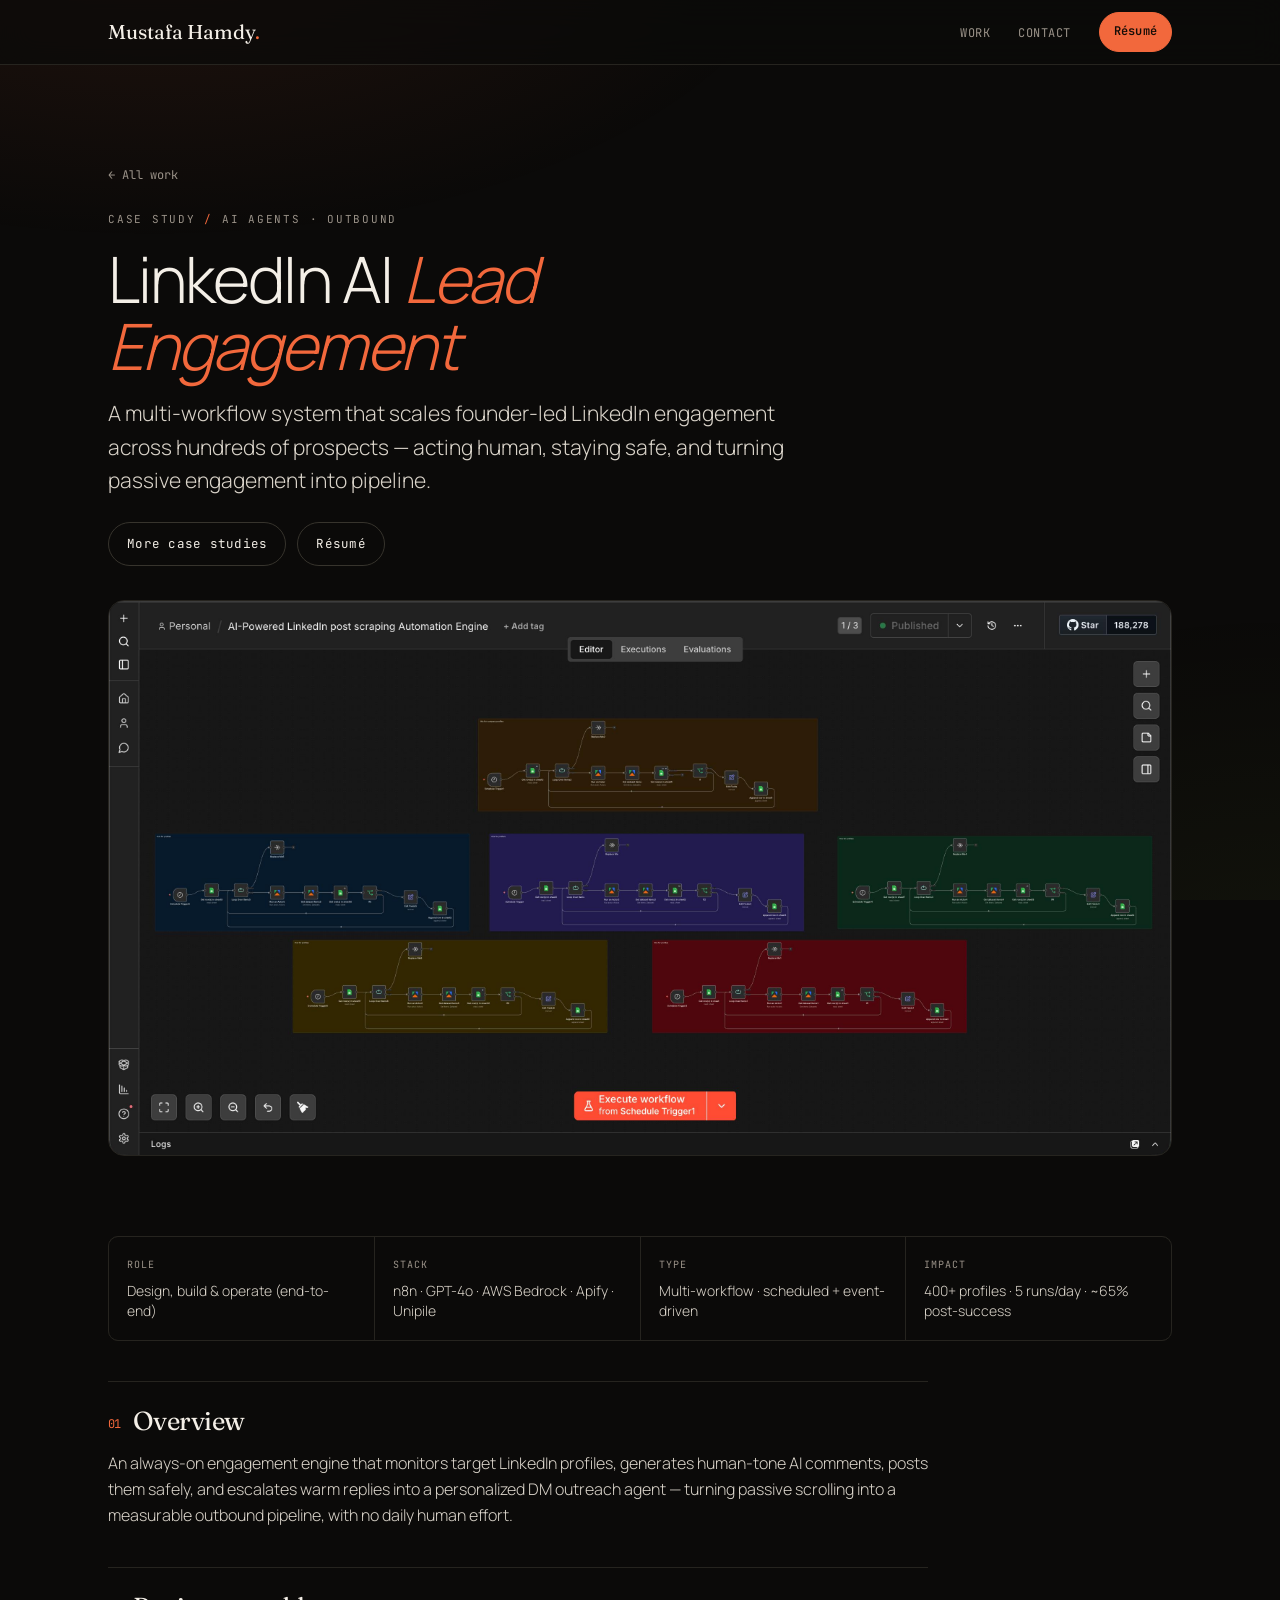
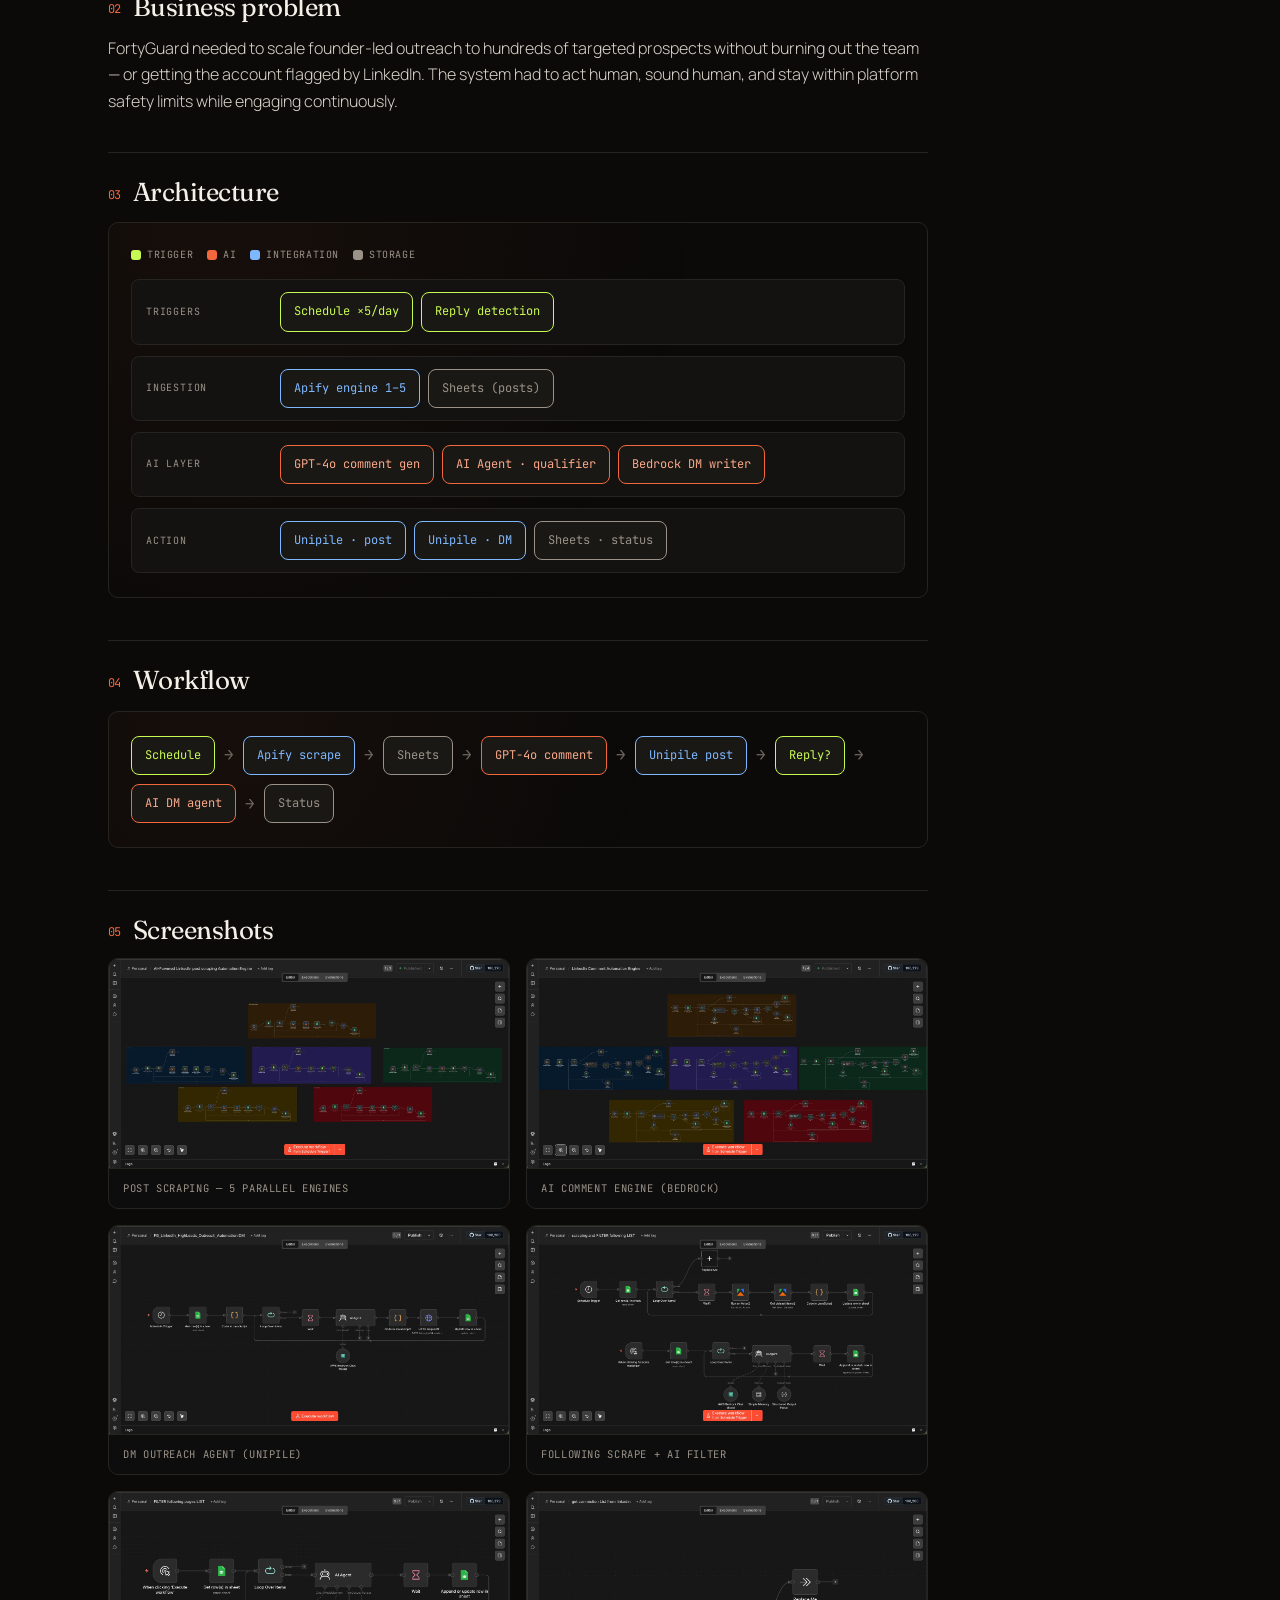
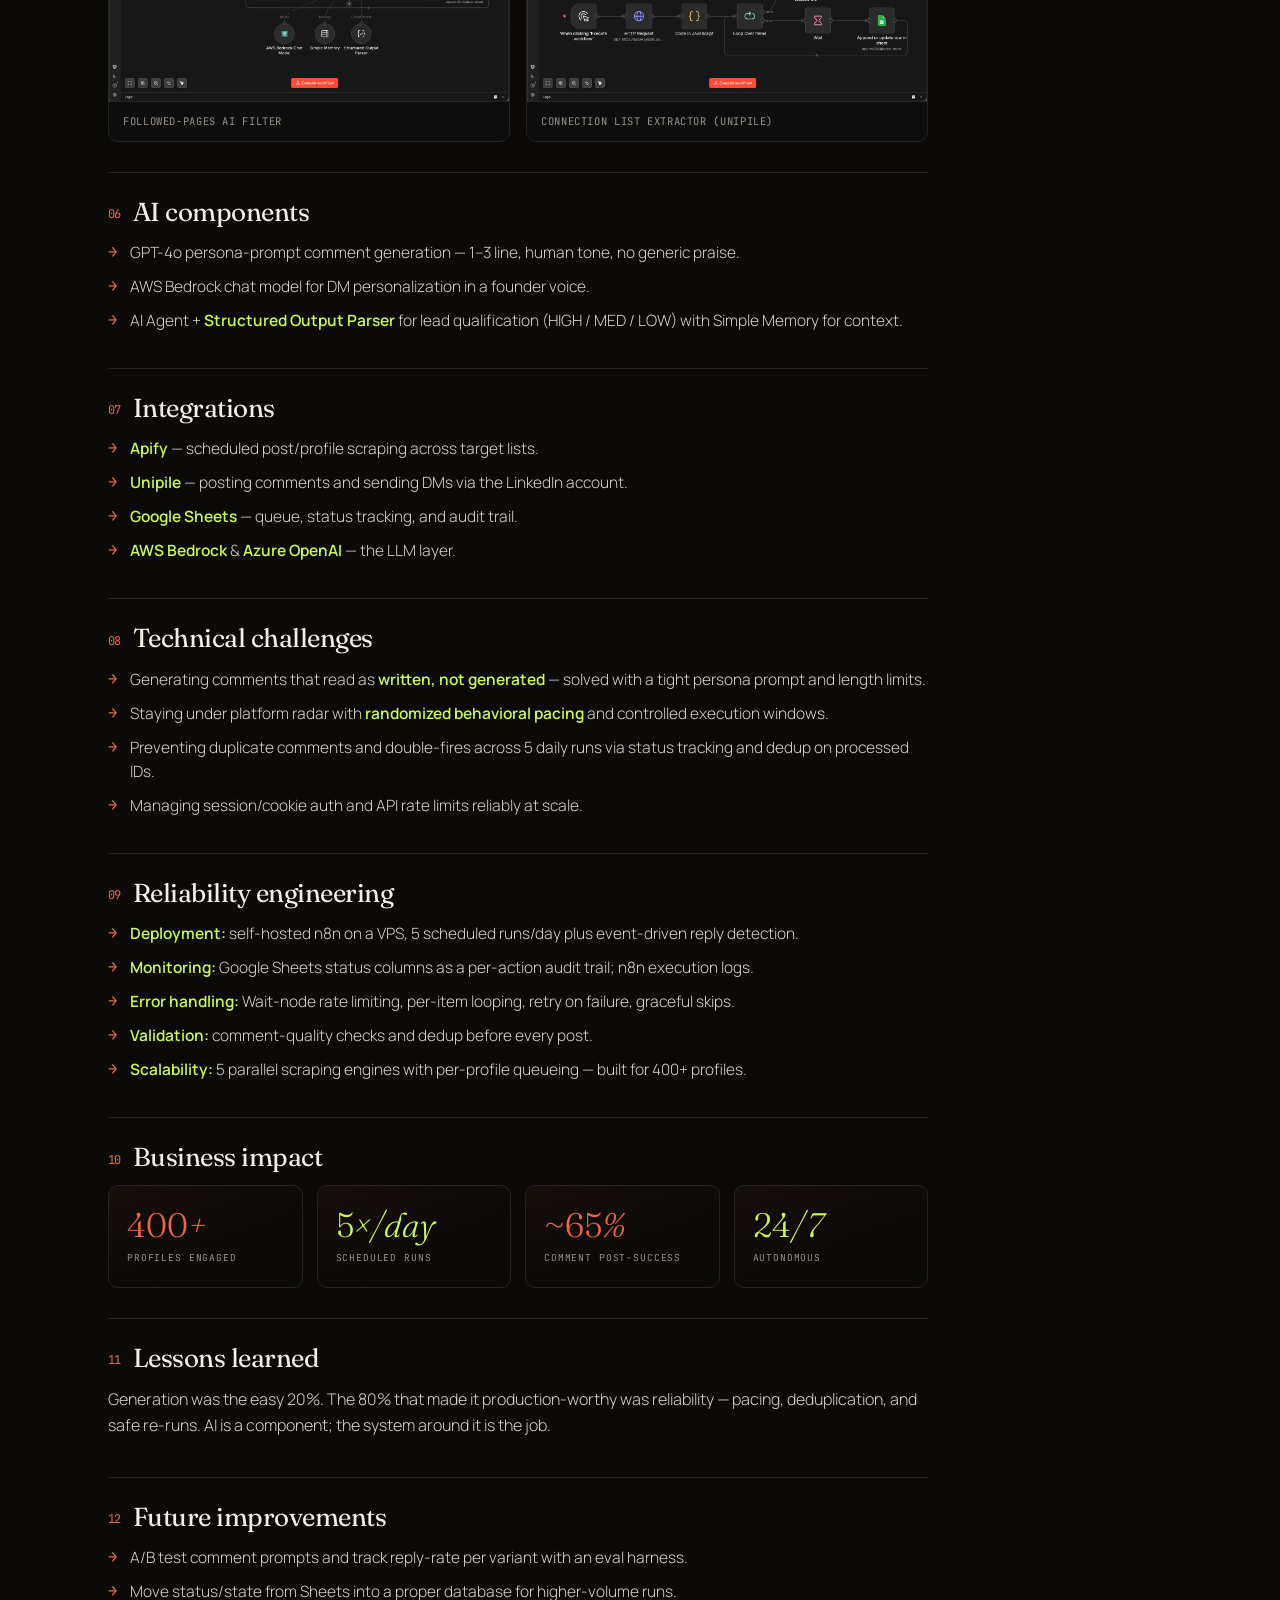
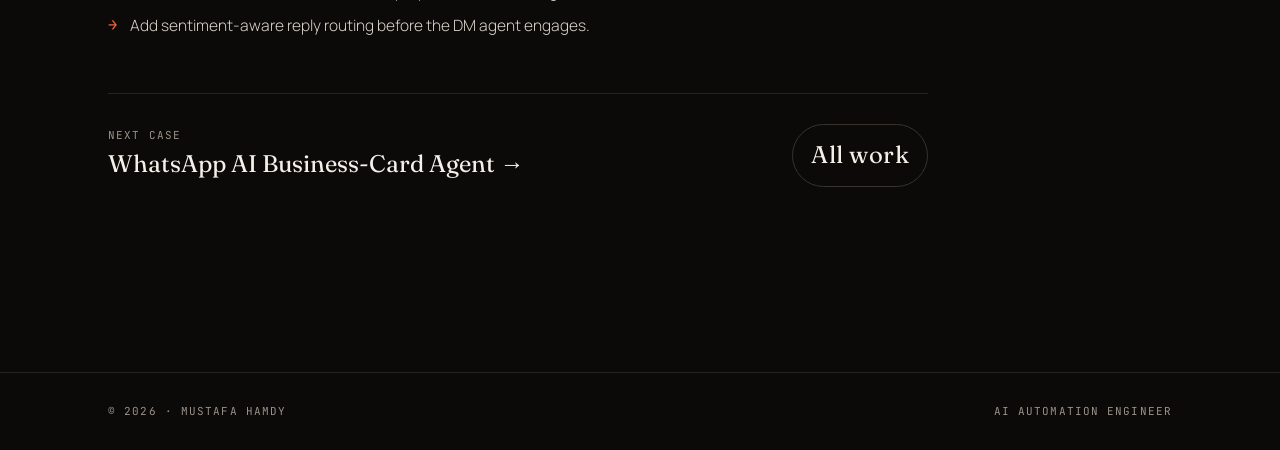
<file: case/linkedin-engagement-engine.html>
<!DOCTYPE html>
<html lang="en" class="no-js">
<head>
<meta charset="UTF-8" />
<meta name="viewport" content="width=device-width, initial-scale=1.0" />
<title>LinkedIn AI Lead Engagement — Case Study — Mustafa Hamdy</title>
<meta name="description" content="Case study: a multi-workflow AI LinkedIn engagement engine — architecture, reliability engineering, screenshots, and measured impact." />
<meta name="theme-color" content="#0b0a09" />
<link rel="preconnect" href="https://fonts.googleapis.com">
<link rel="preconnect" href="https://fonts.gstatic.com" crossorigin>
<link href="https://fonts.googleapis.com/css2?family=Fraunces:ital,opsz,wght@0,9..144,300..900;1,9..144,300..900&family=JetBrains+Mono:wght@300;400;500&family=Manrope:wght@300;400;500;600;700;800&display=swap" rel="stylesheet">
<link rel="stylesheet" href="../styles.css">
<script>document.documentElement.classList.remove('no-js');document.documentElement.classList.add('js');</script>
</head>
<body>
<a class="skip" href="#body">Skip to content</a>
<header class="nav">
  <div class="wrap">
    <a class="brand" href="../index.html">Mustafa Hamdy<span class="dot">.</span></a>
    <ul>
      <li class="hide-sm"><a class="link" href="../index.html#work">Work</a></li>
      <li class="hide-sm"><a class="link" href="../index.html#contact">Contact</a></li>
      <li><a class="btn sm primary" href="../Mustafa-Hamdy-CV.pdf" download>Résumé</a></li>
    </ul>
  </div>
</header>

<main id="body">
<section class="cstop">
  <div class="wrap">
    <a class="back" href="../index.html#work">← All work</a>
    <div class="cshero">
      <div class="eyebrow" style="margin-bottom:16px">Case Study <span class="dot">/</span> AI Agents · Outbound</div>
      <h1>LinkedIn AI <em>Lead Engagement</em></h1>
      <p class="sub">A multi-workflow system that scales founder-led LinkedIn engagement across hundreds of prospects — acting human, staying safe, and turning passive engagement into pipeline.</p>
      <div class="actions">
        <a class="btn ghost" href="../index.html#work">More case studies</a>
        <a class="btn ghost" href="../Mustafa-Hamdy-CV.pdf" download>Résumé</a>
      </div>
    </div>
    <div class="hero-shot"><img src="../workflows/01-linkedin-post-scraping.jpeg" alt="n8n workflow: five parallel LinkedIn post-scraping engines feeding Google Sheets"></div>
  </div>
</section>

<section style="padding-top:20px">
  <div class="wrap">
    <div class="facts">
      <div class="f"><div class="fk">Role</div><div class="fv">Design, build &amp; operate (end-to-end)</div></div>
      <div class="f"><div class="fk">Stack</div><div class="fv">n8n · GPT-4o · AWS Bedrock · Apify · Unipile</div></div>
      <div class="f"><div class="fk">Type</div><div class="fv">Multi-workflow · scheduled + event-driven</div></div>
      <div class="f"><div class="fk">Impact</div><div class="fv">400+ profiles · 5 runs/day · ~65% post-success</div></div>
    </div>

    <div class="cbody">
      <div class="block">
        <h2><span class="n">01</span>Overview</h2>
        <p>An always-on engagement engine that monitors target LinkedIn profiles, generates human-tone AI comments, posts them safely, and escalates warm replies into a personalized DM outreach agent — turning passive scrolling into a measurable outbound pipeline, with no daily human effort.</p>
      </div>

      <div class="block">
        <h2><span class="n">02</span>Business problem</h2>
        <p>FortyGuard needed to scale founder-led outreach to hundreds of targeted prospects without burning out the team — or getting the account flagged by LinkedIn. The system had to act human, sound human, and stay within platform safety limits while engaging continuously.</p>
      </div>

      <div class="block">
        <h2><span class="n">03</span>Architecture</h2>
        <div class="diagram">
          <div class="legend"><span><i class="i-trig"></i>Trigger</span><span><i class="i-ai"></i>AI</span><span><i class="i-int"></i>Integration</span><span><i class="i-store"></i>Storage</span></div>
          <div class="arch" role="img" aria-label="Scheduled triggers feed five Apify scraping engines storing posts in Google Sheets; an AI layer with GPT-4o and Bedrock generates comments and qualifies leads; Unipile posts comments and DMs; status written back to Sheets.">
            <div class="tier"><div class="tl">Triggers</div><div class="tn"><span class="node trig">Schedule ×5/day</span><span class="node trig">Reply detection</span></div></div>
            <div class="tier"><div class="tl">Ingestion</div><div class="tn"><span class="node int">Apify engine 1–5</span><span class="node store">Sheets (posts)</span></div></div>
            <div class="tier"><div class="tl">AI layer</div><div class="tn"><span class="node ai">GPT-4o comment gen</span><span class="node ai">AI Agent · qualifier</span><span class="node ai">Bedrock DM writer</span></div></div>
            <div class="tier"><div class="tl">Action</div><div class="tn"><span class="node int">Unipile · post</span><span class="node int">Unipile · DM</span><span class="node store">Sheets · status</span></div></div>
          </div>
        </div>
      </div>

      <div class="block">
        <h2><span class="n">04</span>Workflow</h2>
        <div class="diagram">
          <div class="flow" role="img" aria-label="Schedule triggers Apify scraping into Sheets, GPT-4o generates a comment, Unipile posts it, reply detection routes hot leads to an AI DM agent, status written back to Sheets.">
            <span class="node trig">Schedule</span><span class="arrow">→</span><span class="node int">Apify scrape</span><span class="arrow">→</span><span class="node store">Sheets</span><span class="arrow">→</span><span class="node ai">GPT-4o comment</span><span class="arrow">→</span><span class="node int">Unipile post</span><span class="arrow">→</span><span class="node trig">Reply?</span><span class="arrow">→</span><span class="node ai">AI DM agent</span><span class="arrow">→</span><span class="node store">Status</span>
          </div>
        </div>
      </div>

      <div class="block">
        <h2><span class="n">05</span>Screenshots</h2>
        <div class="gallery">
          <figure><a href="../workflows/01-linkedin-post-scraping.jpeg" target="_blank" rel="noopener"><img src="../workflows/01-linkedin-post-scraping.jpeg" alt="Five parallel post-scraping engines" loading="lazy"></a><figcaption>Post scraping — 5 parallel engines</figcaption></figure>
          <figure><a href="../workflows/02-linkedin-comment-engine.jpeg" target="_blank" rel="noopener"><img src="../workflows/02-linkedin-comment-engine.jpeg" alt="AI comment engine with Bedrock LLM chains" loading="lazy"></a><figcaption>AI comment engine (Bedrock)</figcaption></figure>
          <figure><a href="../workflows/06-fg-linkedin-outreach-dm.jpeg" target="_blank" rel="noopener"><img src="../workflows/06-fg-linkedin-outreach-dm.jpeg" alt="AI DM outreach agent" loading="lazy"></a><figcaption>DM outreach agent (Unipile)</figcaption></figure>
          <figure><a href="../workflows/03-scraping-filter-following.jpeg" target="_blank" rel="noopener"><img src="../workflows/03-scraping-filter-following.jpeg" alt="Following scrape and AI filter" loading="lazy"></a><figcaption>Following scrape + AI filter</figcaption></figure>
          <figure><a href="../workflows/05-filter-following-pages.jpeg" target="_blank" rel="noopener"><img src="../workflows/05-filter-following-pages.jpeg" alt="AI agent filtering followed pages" loading="lazy"></a><figcaption>Followed-pages AI filter</figcaption></figure>
          <figure><a href="../workflows/19-linkedin-connection-list.jpeg" target="_blank" rel="noopener"><img src="../workflows/19-linkedin-connection-list.jpeg" alt="Connection list extractor" loading="lazy"></a><figcaption>Connection list extractor (Unipile)</figcaption></figure>
        </div>
      </div>

      <div class="block">
        <h2><span class="n">06</span>AI components</h2>
        <ul>
          <li>GPT-4o persona-prompt comment generation — 1–3 line, human tone, no generic praise.</li>
          <li>AWS Bedrock chat model for DM personalization in a founder voice.</li>
          <li>AI Agent + <b>Structured Output Parser</b> for lead qualification (HIGH / MED / LOW) with Simple Memory for context.</li>
        </ul>
      </div>

      <div class="block">
        <h2><span class="n">07</span>Integrations</h2>
        <ul>
          <li><b>Apify</b> — scheduled post/profile scraping across target lists.</li>
          <li><b>Unipile</b> — posting comments and sending DMs via the LinkedIn account.</li>
          <li><b>Google Sheets</b> — queue, status tracking, and audit trail.</li>
          <li><b>AWS Bedrock</b> &amp; <b>Azure OpenAI</b> — the LLM layer.</li>
        </ul>
      </div>

      <div class="block">
        <h2><span class="n">08</span>Technical challenges</h2>
        <ul>
          <li>Generating comments that read as <b>written, not generated</b> — solved with a tight persona prompt and length limits.</li>
          <li>Staying under platform radar with <b>randomized behavioral pacing</b> and controlled execution windows.</li>
          <li>Preventing duplicate comments and double-fires across 5 daily runs via status tracking and dedup on processed IDs.</li>
          <li>Managing session/cookie auth and API rate limits reliably at scale.</li>
        </ul>
      </div>

      <div class="block">
        <h2><span class="n">09</span>Reliability engineering</h2>
        <ul>
          <li><b>Deployment:</b> self-hosted n8n on a VPS, 5 scheduled runs/day plus event-driven reply detection.</li>
          <li><b>Monitoring:</b> Google Sheets status columns as a per-action audit trail; n8n execution logs.</li>
          <li><b>Error handling:</b> Wait-node rate limiting, per-item looping, retry on failure, graceful skips.</li>
          <li><b>Validation:</b> comment-quality checks and dedup before every post.</li>
          <li><b>Scalability:</b> 5 parallel scraping engines with per-profile queueing — built for 400+ profiles.</li>
        </ul>
      </div>

      <div class="block">
        <h2><span class="n">10</span>Business impact</h2>
        <div class="itiles">
          <div class="it"><div class="n">400<em>+</em></div><div class="l">Profiles engaged</div></div>
          <div class="it alt"><div class="n">5<em>×/day</em></div><div class="l">Scheduled runs</div></div>
          <div class="it"><div class="n">~65<em>%</em></div><div class="l">Comment post-success</div></div>
          <div class="it alt"><div class="n">24<em>/7</em></div><div class="l">Autonomous</div></div>
        </div>
      </div>

      <div class="block">
        <h2><span class="n">11</span>Lessons learned</h2>
        <p>Generation was the easy 20%. The 80% that made it production-worthy was reliability — pacing, deduplication, and safe re-runs. AI is a component; the system around it is the job.</p>
      </div>

      <div class="block">
        <h2><span class="n">12</span>Future improvements</h2>
        <ul>
          <li>A/B test comment prompts and track reply-rate per variant with an eval harness.</li>
          <li>Move status/state from Sheets into a proper database for higher-volume runs.</li>
          <li>Add sentiment-aware reply routing before the DM agent engages.</li>
        </ul>
      </div>

      <div class="nextcase">
        <div><div class="l">Next case</div><a href="whatsapp-business-card.html">WhatsApp AI Business-Card Agent →</a></div>
        <a class="btn ghost" href="../index.html#work">All work</a>
      </div>
    </div>
  </div>
</section>
</main>

<footer><div class="wrap"><div>© <span id="yr">2026</span> · Mustafa Hamdy</div><div>AI Automation Engineer</div></div></footer>
<script>document.getElementById('yr').textContent=new Date().getFullYear();</script>
</body>
</html>
</file>
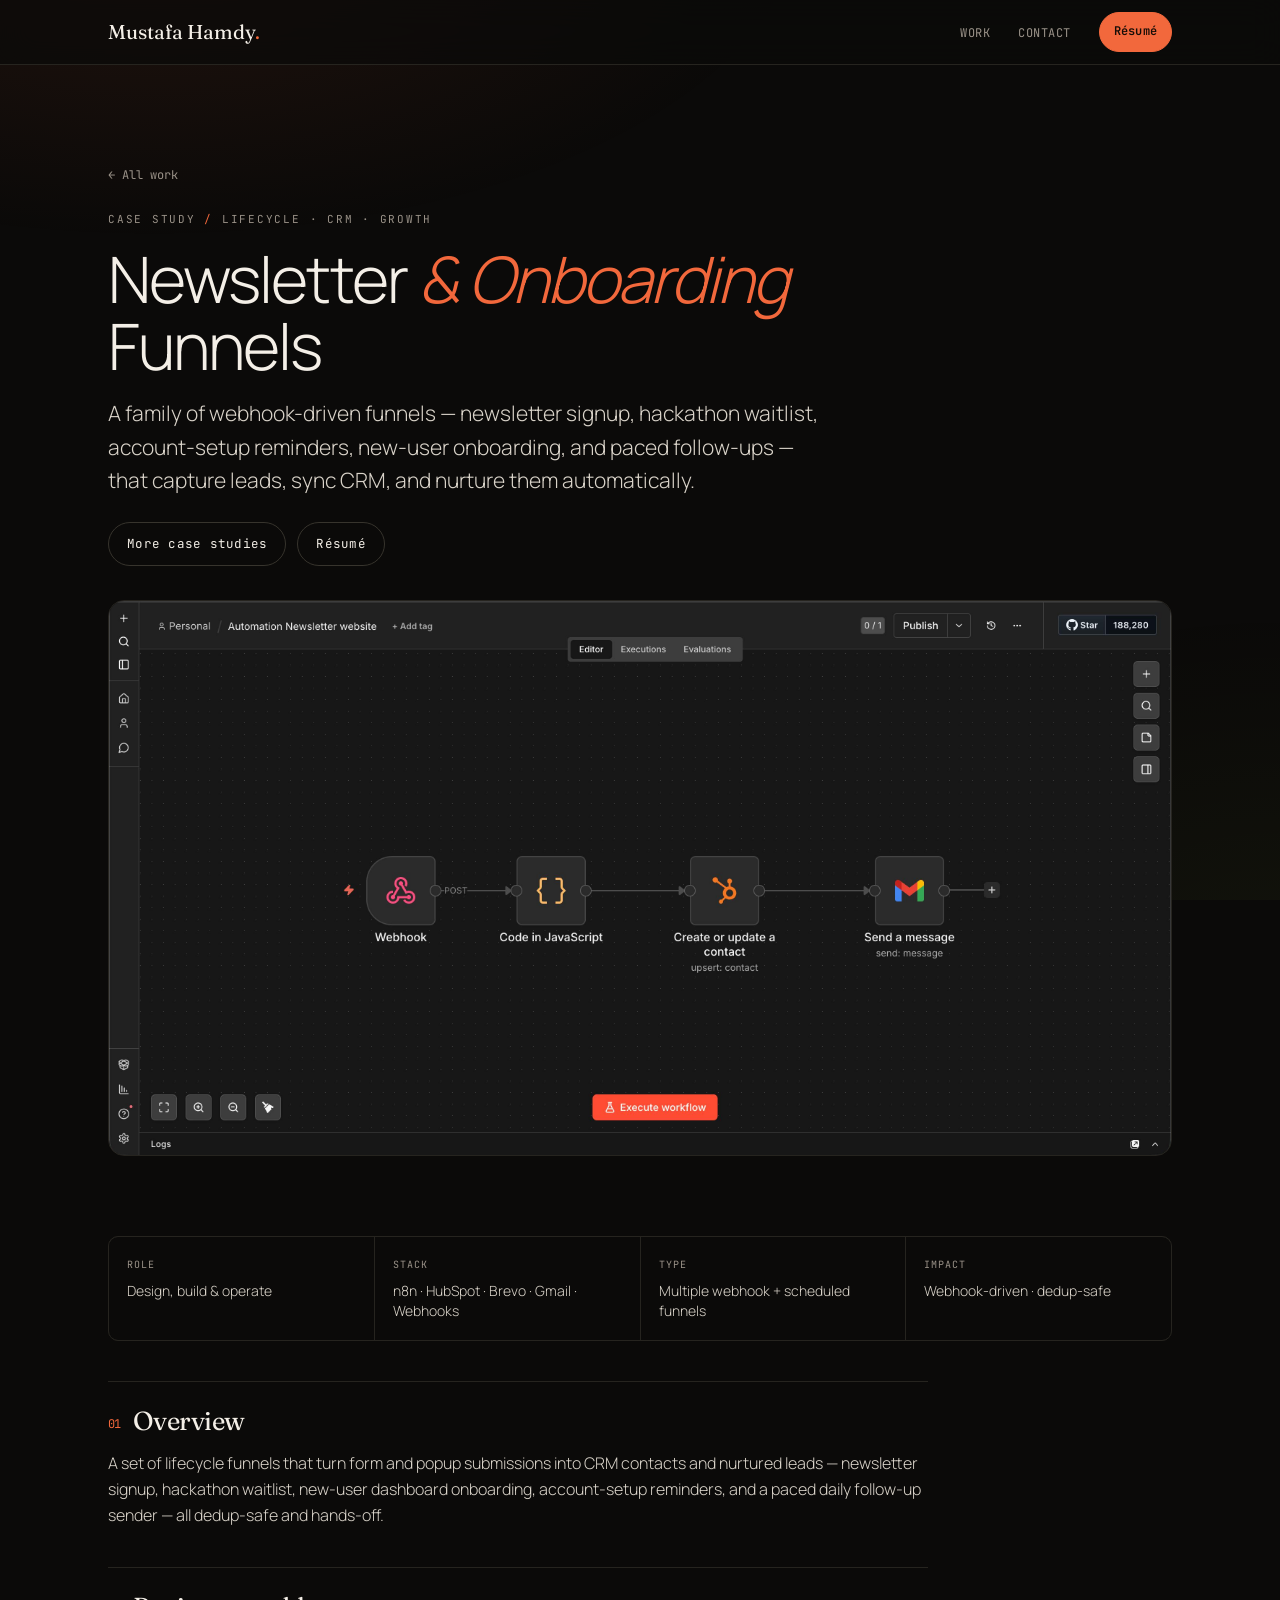
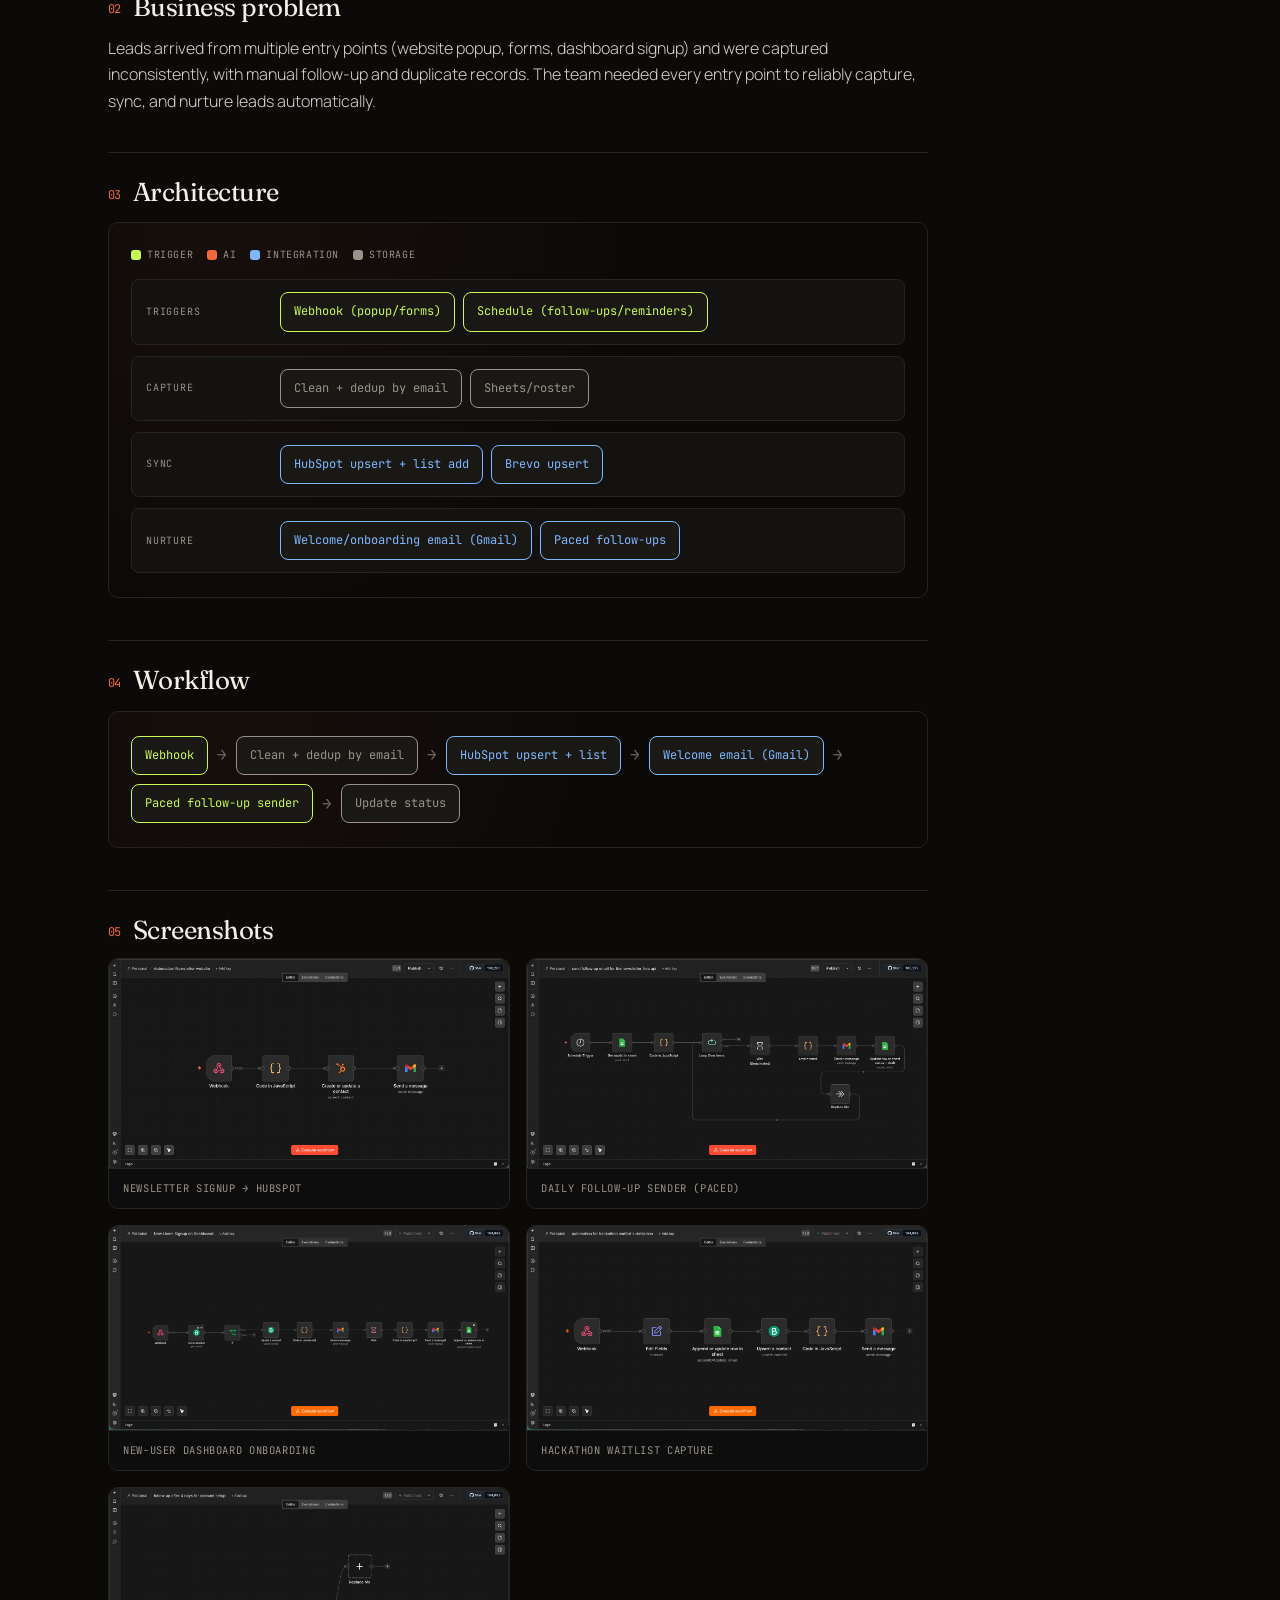
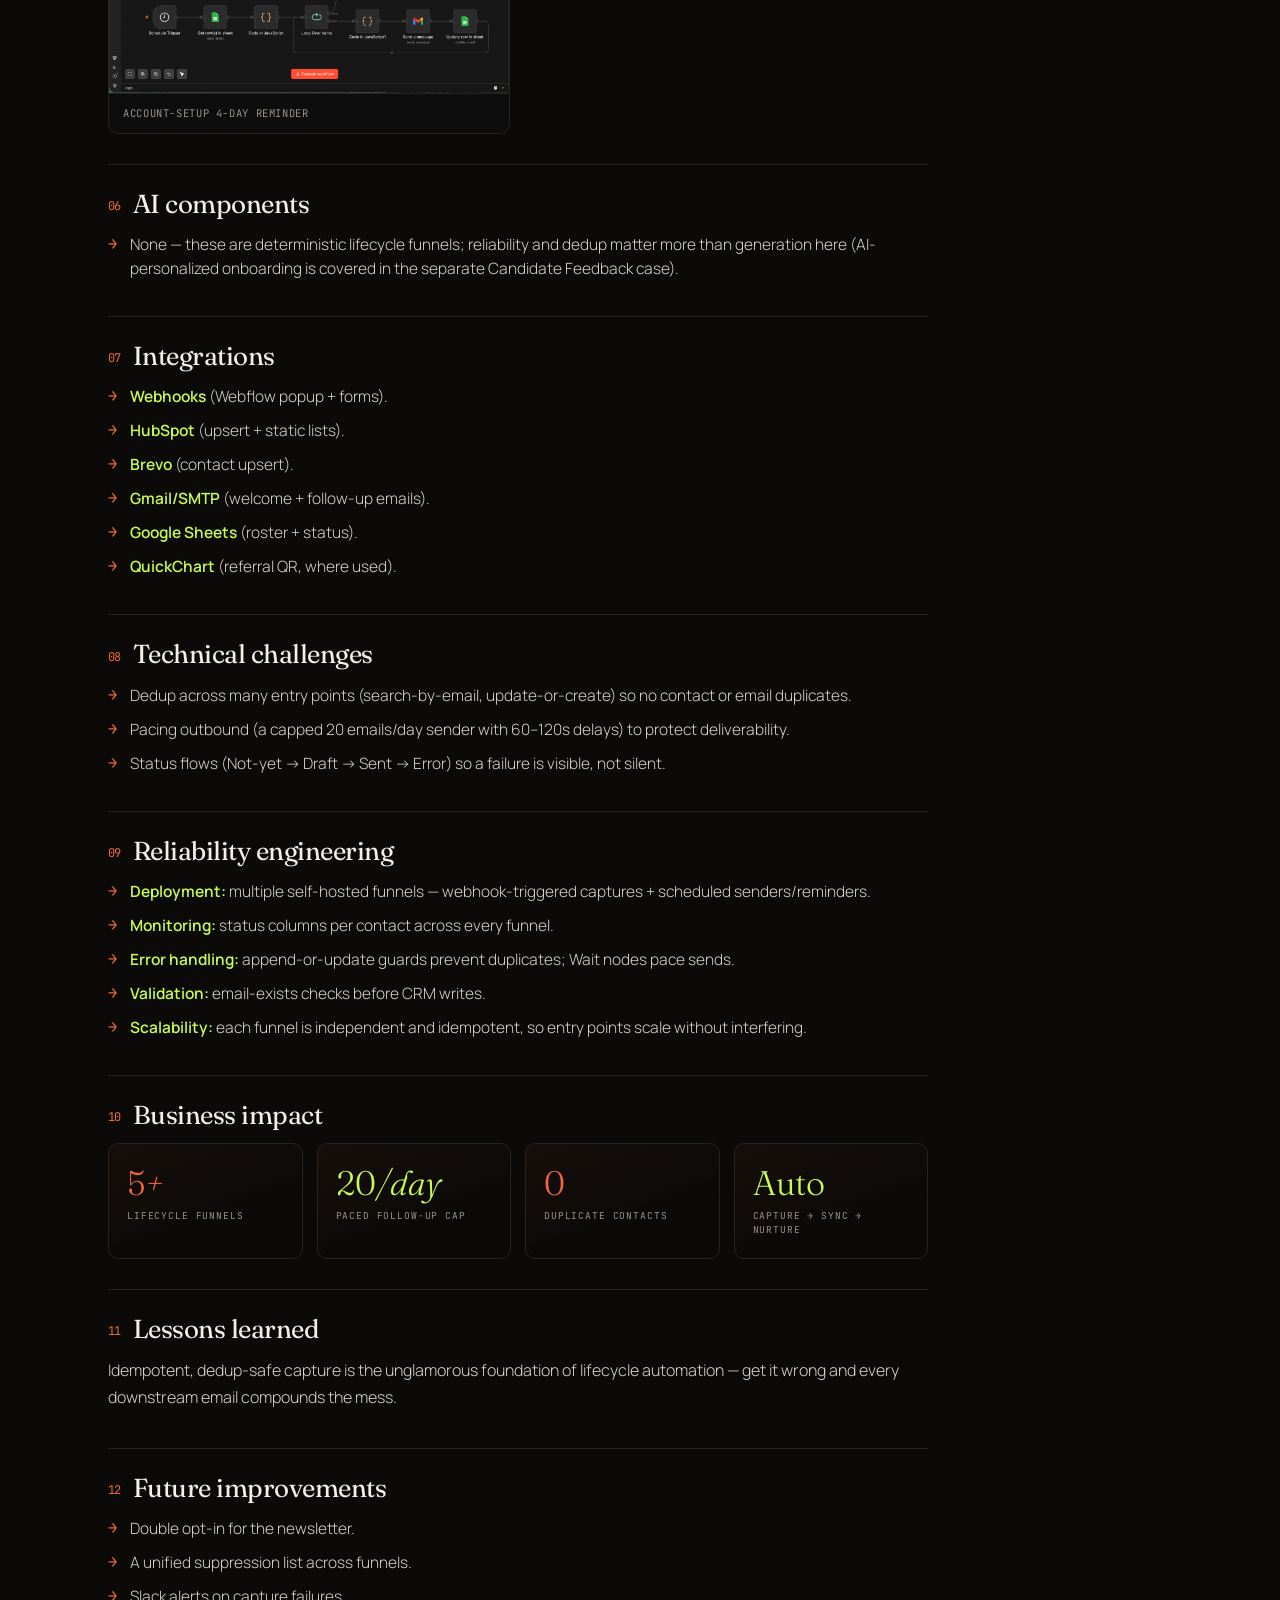
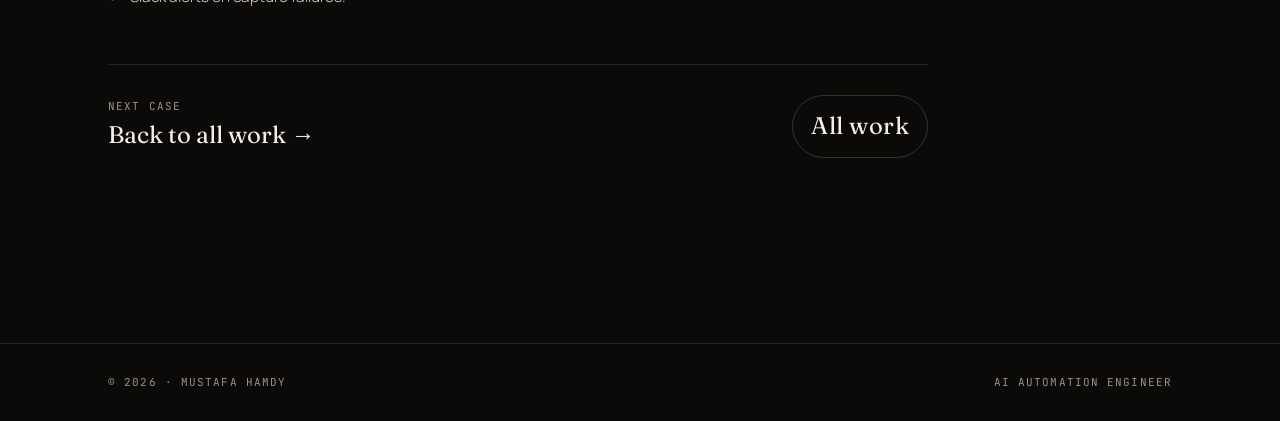
<file: case/newsletter-onboarding.html>
<!DOCTYPE html>
<html lang="en" class="no-js">
<head>
<meta charset="UTF-8" />
<meta name="viewport" content="width=device-width, initial-scale=1.0" />
<title>Newsletter &amp; Onboarding Funnels — Case Study — Mustafa Hamdy</title>
<meta name="description" content="Case study: a family of webhook-driven newsletter and onboarding funnels — architecture, reliability engineering, screenshots, and measured impact." />
<meta name="theme-color" content="#0b0a09" />
<link rel="preconnect" href="https://fonts.googleapis.com">
<link rel="preconnect" href="https://fonts.gstatic.com" crossorigin>
<link href="https://fonts.googleapis.com/css2?family=Fraunces:ital,opsz,wght@0,9..144,300..900;1,9..144,300..900&family=JetBrains+Mono:wght@300;400;500&family=Manrope:wght@300;400;500;600;700;800&display=swap" rel="stylesheet">
<link rel="stylesheet" href="../styles.css">
<script>document.documentElement.classList.remove('no-js');document.documentElement.classList.add('js');</script>
</head>
<body>
<a class="skip" href="#body">Skip to content</a>
<header class="nav">
  <div class="wrap">
    <a class="brand" href="../index.html">Mustafa Hamdy<span class="dot">.</span></a>
    <ul>
      <li class="hide-sm"><a class="link" href="../index.html#work">Work</a></li>
      <li class="hide-sm"><a class="link" href="../index.html#contact">Contact</a></li>
      <li><a class="btn sm primary" href="../Mustafa-Hamdy-CV.pdf" download>Résumé</a></li>
    </ul>
  </div>
</header>

<main id="body">
<section class="cstop">
  <div class="wrap">
    <a class="back" href="../index.html#work">← All work</a>
    <div class="cshero">
      <div class="eyebrow" style="margin-bottom:16px">Case Study <span class="dot">/</span> Lifecycle · CRM · Growth</div>
      <h1>Newsletter <em>&amp; Onboarding</em> Funnels</h1>
      <p class="sub">A family of webhook-driven funnels — newsletter signup, hackathon waitlist, account-setup reminders, new-user onboarding, and paced follow-ups — that capture leads, sync CRM, and nurture them automatically.</p>
      <div class="actions">
        <a class="btn ghost" href="../index.html#work">More case studies</a>
        <a class="btn ghost" href="../Mustafa-Hamdy-CV.pdf" download>Résumé</a>
      </div>
    </div>
    <div class="hero-shot"><img src="../workflows/16-automation-newsletter.jpeg" alt="n8n workflow: newsletter signup to HubSpot with welcome email"></div>
  </div>
</section>

<section style="padding-top:20px">
  <div class="wrap">
    <div class="facts">
      <div class="f"><div class="fk">Role</div><div class="fv">Design, build &amp; operate</div></div>
      <div class="f"><div class="fk">Stack</div><div class="fv">n8n · HubSpot · Brevo · Gmail · Webhooks</div></div>
      <div class="f"><div class="fk">Type</div><div class="fv">Multiple webhook + scheduled funnels</div></div>
      <div class="f"><div class="fk">Impact</div><div class="fv">Webhook-driven · dedup-safe</div></div>
    </div>

    <div class="cbody">
      <div class="block">
        <h2><span class="n">01</span>Overview</h2>
        <p>A set of lifecycle funnels that turn form and popup submissions into CRM contacts and nurtured leads — newsletter signup, hackathon waitlist, new-user dashboard onboarding, account-setup reminders, and a paced daily follow-up sender — all dedup-safe and hands-off.</p>
      </div>

      <div class="block">
        <h2><span class="n">02</span>Business problem</h2>
        <p>Leads arrived from multiple entry points (website popup, forms, dashboard signup) and were captured inconsistently, with manual follow-up and duplicate records. The team needed every entry point to reliably capture, sync, and nurture leads automatically.</p>
      </div>

      <div class="block">
        <h2><span class="n">03</span>Architecture</h2>
        <div class="diagram">
          <div class="legend"><span><i class="i-trig"></i>Trigger</span><span><i class="i-ai"></i>AI</span><span><i class="i-int"></i>Integration</span><span><i class="i-store"></i>Storage</span></div>
          <div class="arch" role="img" aria-label="Webhook and schedule triggers feed a capture layer that cleans and dedups by email into Sheets; contacts are synced to HubSpot and Brevo; welcome, onboarding, and paced follow-up emails are sent via Gmail.">
            <div class="tier"><div class="tl">Triggers</div><div class="tn"><span class="node trig">Webhook (popup/forms)</span><span class="node trig">Schedule (follow-ups/reminders)</span></div></div>
            <div class="tier"><div class="tl">Capture</div><div class="tn"><span class="node store">Clean + dedup by email</span><span class="node store">Sheets/roster</span></div></div>
            <div class="tier"><div class="tl">Sync</div><div class="tn"><span class="node int">HubSpot upsert + list add</span><span class="node int">Brevo upsert</span></div></div>
            <div class="tier"><div class="tl">Nurture</div><div class="tn"><span class="node int">Welcome/onboarding email (Gmail)</span><span class="node int">Paced follow-ups</span></div></div>
          </div>
        </div>
      </div>

      <div class="block">
        <h2><span class="n">04</span>Workflow</h2>
        <div class="diagram">
          <div class="flow" role="img" aria-label="Webhook captures a lead, cleans and dedups by email, upserts to HubSpot with a list add, sends a welcome email via Gmail, a scheduled paced follow-up sender runs, and status is updated.">
            <span class="node trig">Webhook</span><span class="arrow">→</span><span class="node store">Clean + dedup by email</span><span class="arrow">→</span><span class="node int">HubSpot upsert + list</span><span class="arrow">→</span><span class="node int">Welcome email (Gmail)</span><span class="arrow">→</span><span class="node trig">Paced follow-up sender</span><span class="arrow">→</span><span class="node store">Update status</span>
          </div>
        </div>
      </div>

      <div class="block">
        <h2><span class="n">05</span>Screenshots</h2>
        <div class="gallery">
          <figure><a href="../workflows/16-automation-newsletter.jpeg" target="_blank" rel="noopener"><img src="../workflows/16-automation-newsletter.jpeg" alt="Newsletter signup to HubSpot" loading="lazy"></a><figcaption>Newsletter signup → HubSpot</figcaption></figure>
          <figure><a href="../workflows/04-followup-email-newsletter.jpeg" target="_blank" rel="noopener"><img src="../workflows/04-followup-email-newsletter.jpeg" alt="Daily follow-up sender (paced)" loading="lazy"></a><figcaption>Daily follow-up sender (paced)</figcaption></figure>
          <figure><a href="../workflows/27-new-user-signup.png" target="_blank" rel="noopener"><img src="../workflows/27-new-user-signup.png" alt="New-user dashboard onboarding" loading="lazy"></a><figcaption>New-user dashboard onboarding</figcaption></figure>
          <figure><a href="../workflows/33-hackathon-waitlist.png" target="_blank" rel="noopener"><img src="../workflows/33-hackathon-waitlist.png" alt="Hackathon waitlist capture" loading="lazy"></a><figcaption>Hackathon waitlist capture</figcaption></figure>
          <figure><a href="../workflows/32-4day-followup.png" target="_blank" rel="noopener"><img src="../workflows/32-4day-followup.png" alt="Account-setup 4-day reminder" loading="lazy"></a><figcaption>Account-setup 4-day reminder</figcaption></figure>
        </div>
      </div>

      <div class="block">
        <h2><span class="n">06</span>AI components</h2>
        <ul>
          <li>None — these are deterministic lifecycle funnels; reliability and dedup matter more than generation here (AI-personalized onboarding is covered in the separate Candidate Feedback case).</li>
        </ul>
      </div>

      <div class="block">
        <h2><span class="n">07</span>Integrations</h2>
        <ul>
          <li><b>Webhooks</b> (Webflow popup + forms).</li>
          <li><b>HubSpot</b> (upsert + static lists).</li>
          <li><b>Brevo</b> (contact upsert).</li>
          <li><b>Gmail/SMTP</b> (welcome + follow-up emails).</li>
          <li><b>Google Sheets</b> (roster + status).</li>
          <li><b>QuickChart</b> (referral QR, where used).</li>
        </ul>
      </div>

      <div class="block">
        <h2><span class="n">08</span>Technical challenges</h2>
        <ul>
          <li>Dedup across many entry points (search-by-email, update-or-create) so no contact or email duplicates.</li>
          <li>Pacing outbound (a capped 20 emails/day sender with 60–120s delays) to protect deliverability.</li>
          <li>Status flows (Not-yet → Draft → Sent → Error) so a failure is visible, not silent.</li>
        </ul>
      </div>

      <div class="block">
        <h2><span class="n">09</span>Reliability engineering</h2>
        <ul>
          <li><b>Deployment:</b> multiple self-hosted funnels — webhook-triggered captures + scheduled senders/reminders.</li>
          <li><b>Monitoring:</b> status columns per contact across every funnel.</li>
          <li><b>Error handling:</b> append-or-update guards prevent duplicates; Wait nodes pace sends.</li>
          <li><b>Validation:</b> email-exists checks before CRM writes.</li>
          <li><b>Scalability:</b> each funnel is independent and idempotent, so entry points scale without interfering.</li>
        </ul>
      </div>

      <div class="block">
        <h2><span class="n">10</span>Business impact</h2>
        <div class="itiles">
          <div class="it"><div class="n">5<em>+</em></div><div class="l">Lifecycle funnels</div></div>
          <div class="it alt"><div class="n">20<em>/day</em></div><div class="l">Paced follow-up cap</div></div>
          <div class="it"><div class="n">0</div><div class="l">Duplicate contacts</div></div>
          <div class="it alt"><div class="n">Auto</div><div class="l">Capture → sync → nurture</div></div>
        </div>
      </div>

      <div class="block">
        <h2><span class="n">11</span>Lessons learned</h2>
        <p>Idempotent, dedup-safe capture is the unglamorous foundation of lifecycle automation — get it wrong and every downstream email compounds the mess.</p>
      </div>

      <div class="block">
        <h2><span class="n">12</span>Future improvements</h2>
        <ul>
          <li>Double opt-in for the newsletter.</li>
          <li>A unified suppression list across funnels.</li>
          <li>Slack alerts on capture failures.</li>
        </ul>
      </div>

      <div class="nextcase">
        <div><div class="l">Next case</div><a href="../index.html#work">Back to all work →</a></div>
        <a class="btn ghost" href="../index.html#work">All work</a>
      </div>
    </div>
  </div>
</section>
</main>

<footer><div class="wrap"><div>© <span id="yr">2026</span> · Mustafa Hamdy</div><div>AI Automation Engineer</div></div></footer>
<script>document.getElementById('yr').textContent=new Date().getFullYear();</script>
</body>
</html>
</file>
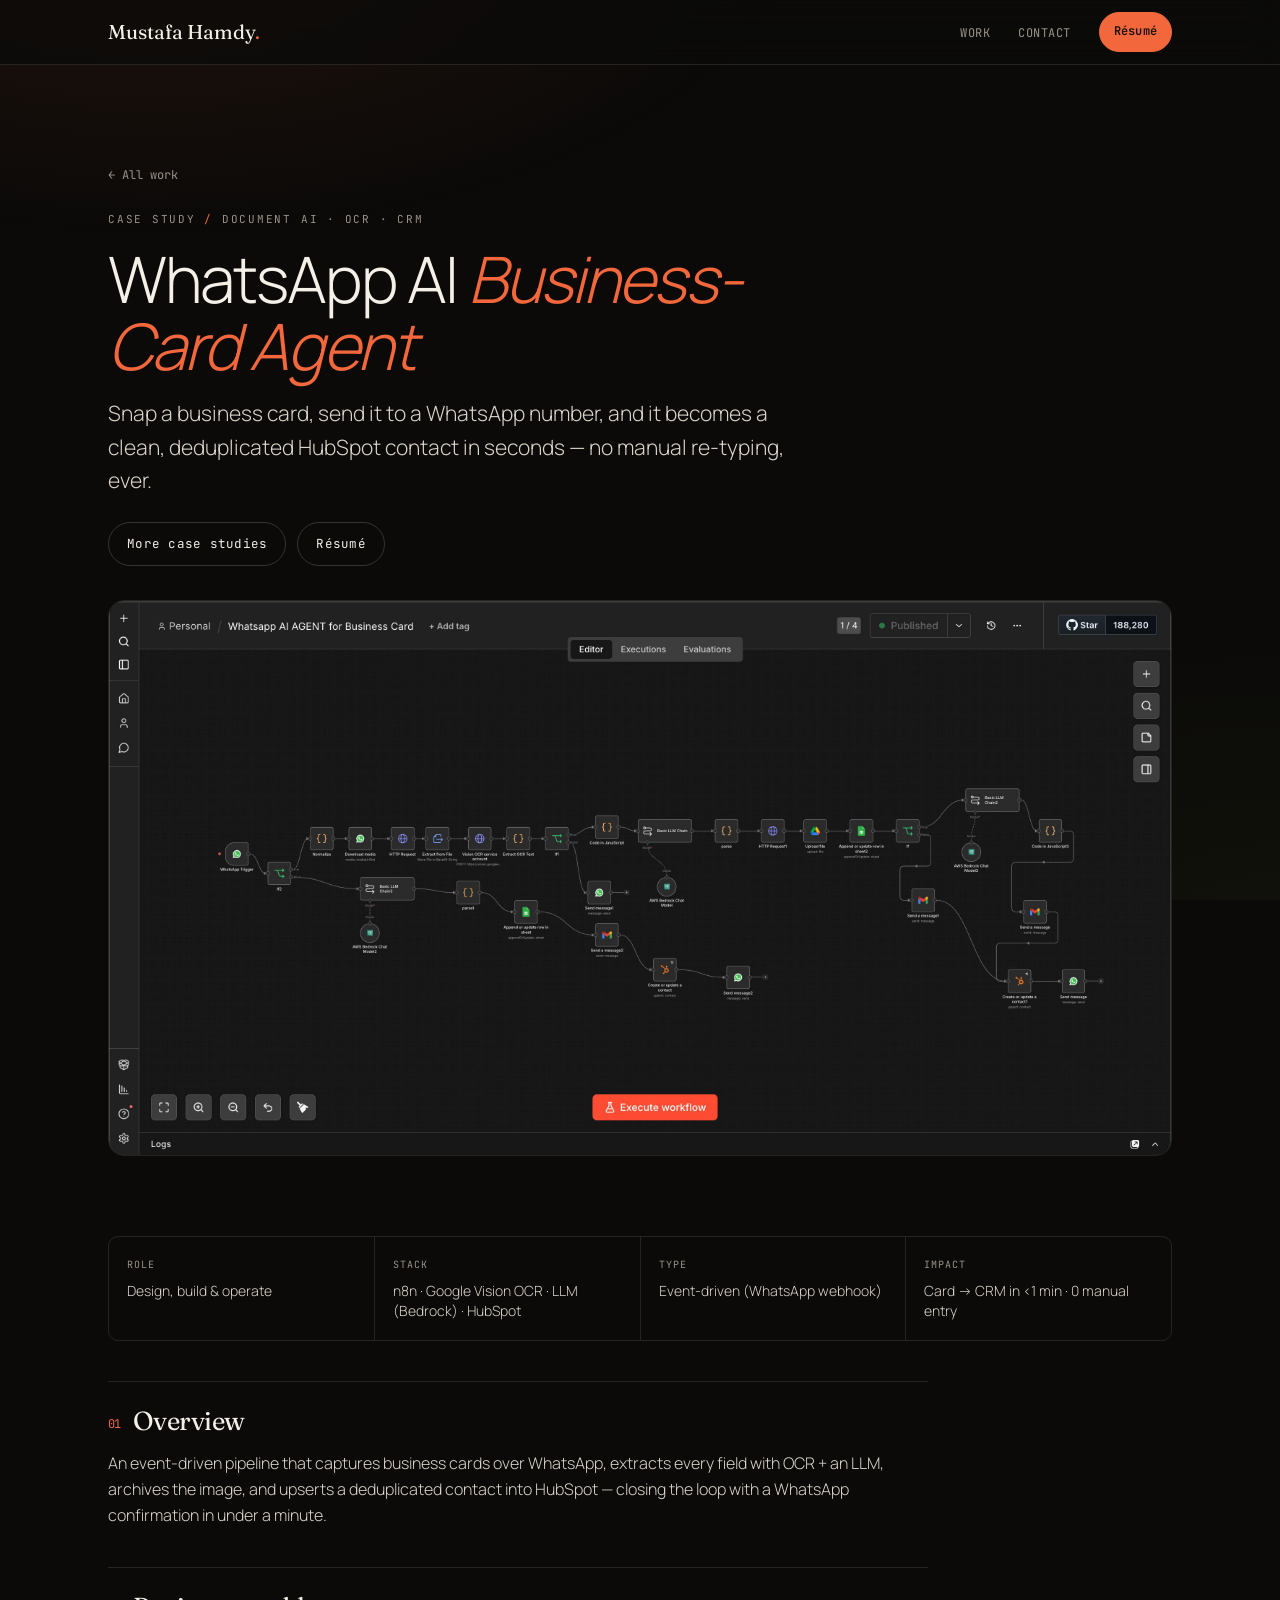
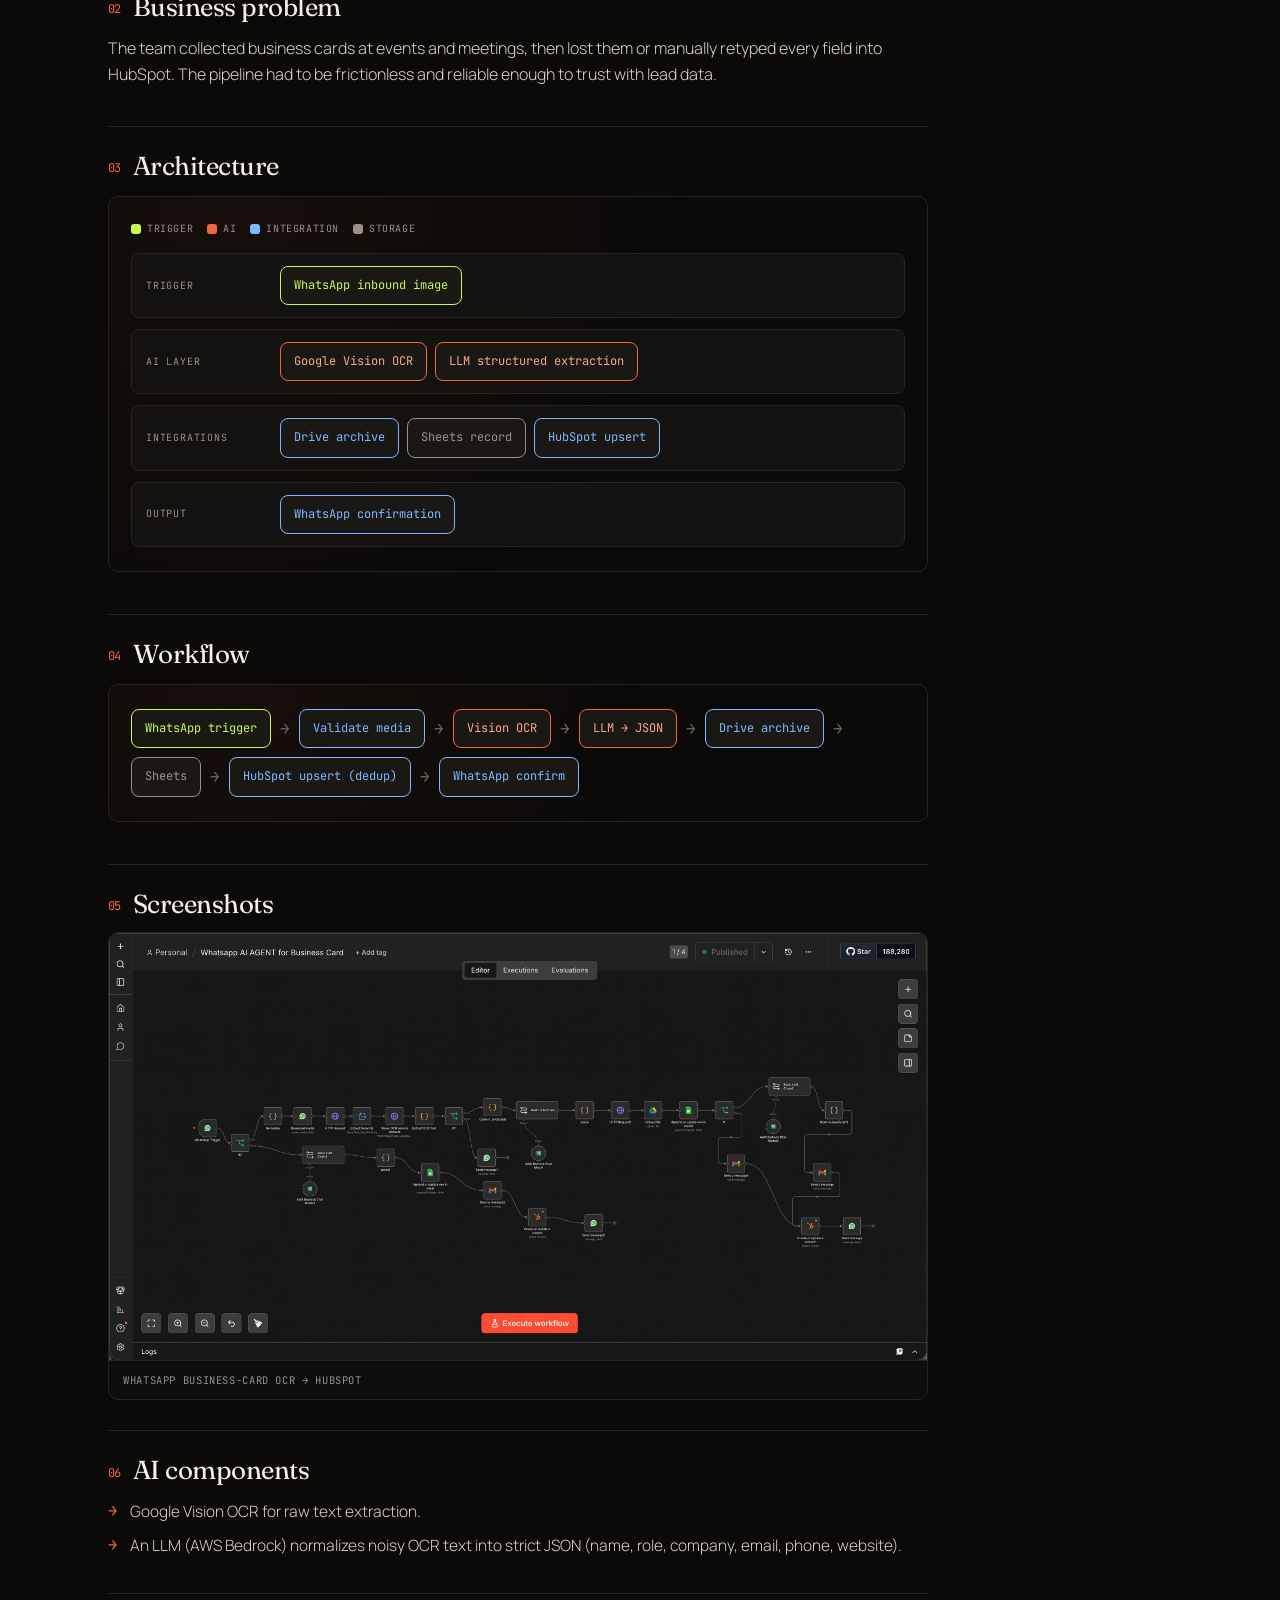
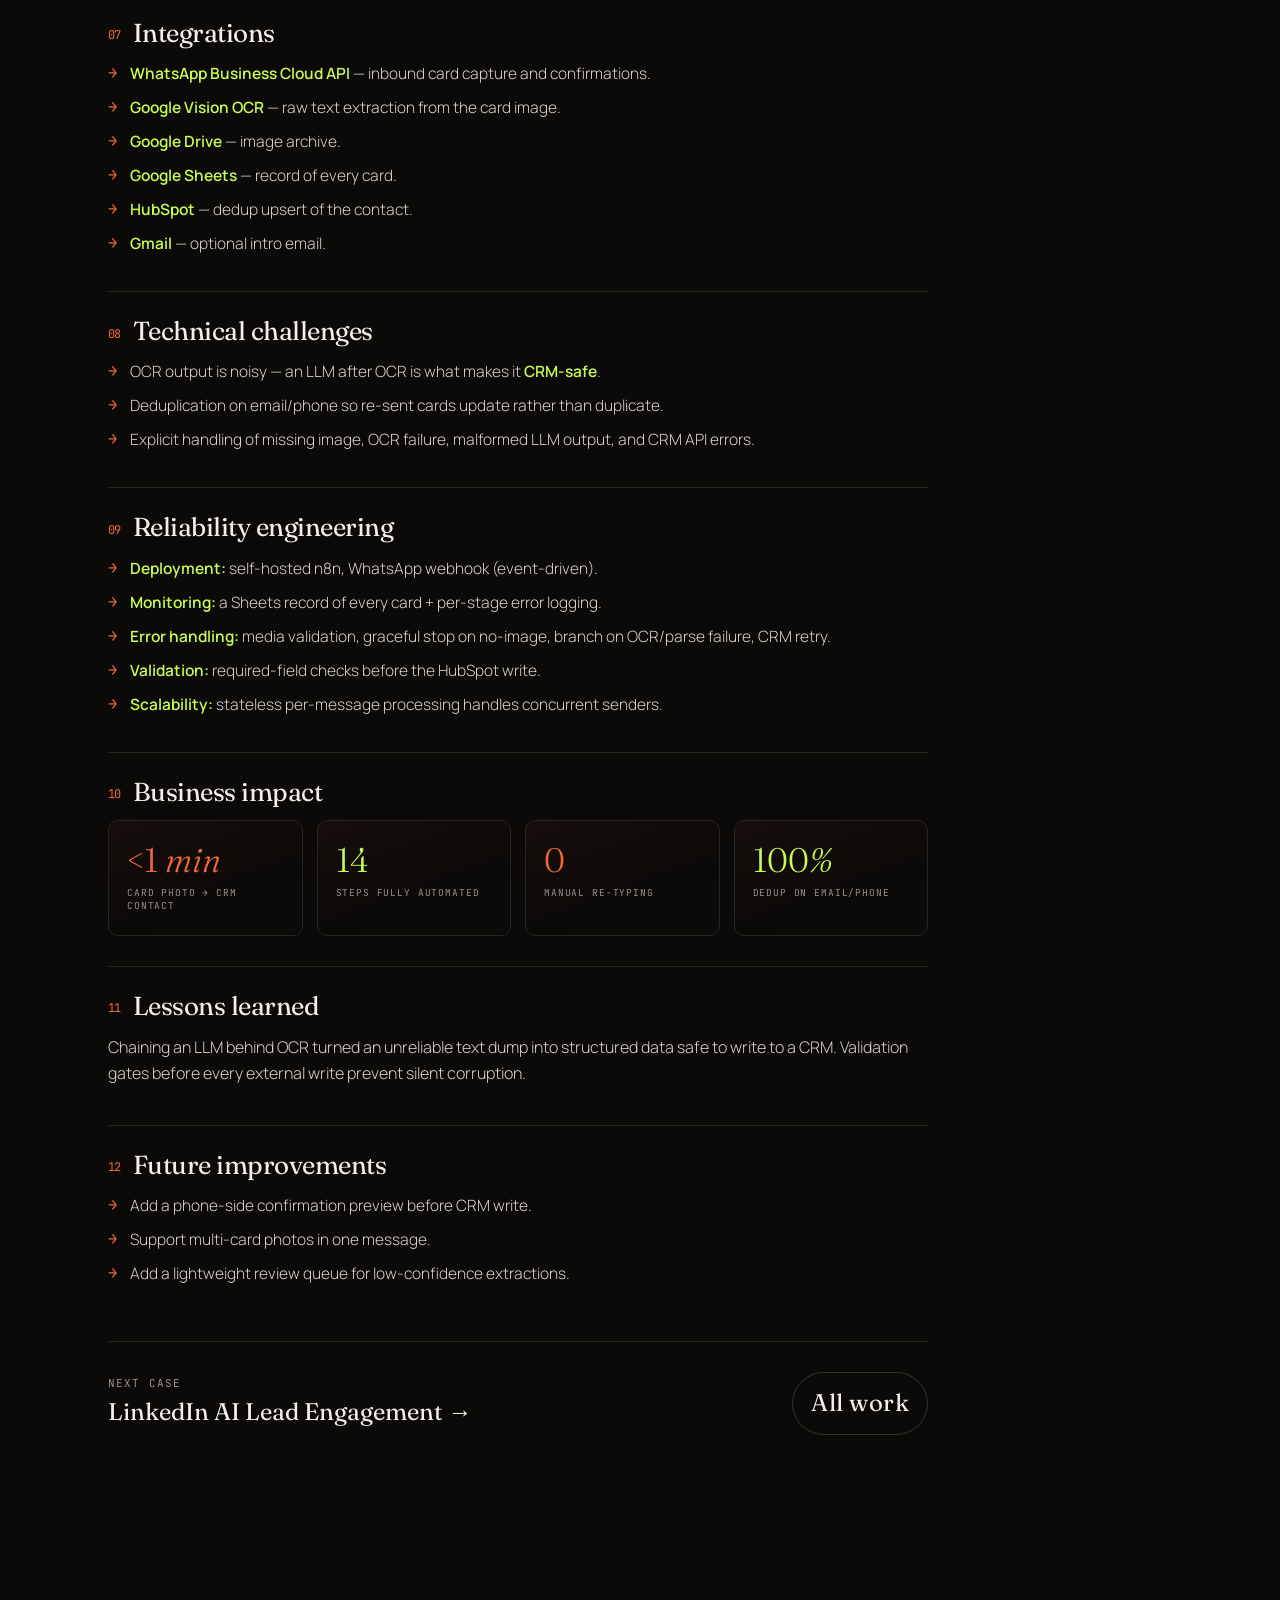
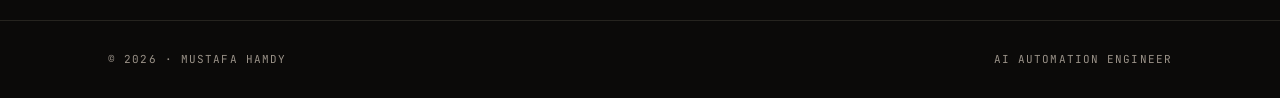
<file: case/whatsapp-business-card.html>
<!DOCTYPE html>
<html lang="en" class="no-js">
<head>
<meta charset="UTF-8" />
<meta name="viewport" content="width=device-width, initial-scale=1.0" />
<title>WhatsApp AI Business-Card Agent — Case Study — Mustafa Hamdy</title>
<meta name="description" content="Case study: an event-driven WhatsApp business-card agent — OCR + LLM extraction into deduplicated HubSpot contacts, architecture, reliability engineering, and impact." />
<meta name="theme-color" content="#0b0a09" />
<link rel="preconnect" href="https://fonts.googleapis.com">
<link rel="preconnect" href="https://fonts.gstatic.com" crossorigin>
<link href="https://fonts.googleapis.com/css2?family=Fraunces:ital,opsz,wght@0,9..144,300..900;1,9..144,300..900&family=JetBrains+Mono:wght@300;400;500&family=Manrope:wght@300;400;500;600;700;800&display=swap" rel="stylesheet">
<link rel="stylesheet" href="../styles.css">
<script>document.documentElement.classList.remove('no-js');document.documentElement.classList.add('js');</script>
</head>
<body>
<a class="skip" href="#body">Skip to content</a>
<header class="nav">
  <div class="wrap">
    <a class="brand" href="../index.html">Mustafa Hamdy<span class="dot">.</span></a>
    <ul>
      <li class="hide-sm"><a class="link" href="../index.html#work">Work</a></li>
      <li class="hide-sm"><a class="link" href="../index.html#contact">Contact</a></li>
      <li><a class="btn sm primary" href="../Mustafa-Hamdy-CV.pdf" download>Résumé</a></li>
    </ul>
  </div>
</header>

<main id="body">
<section class="cstop">
  <div class="wrap">
    <a class="back" href="../index.html#work">← All work</a>
    <div class="cshero">
      <div class="eyebrow" style="margin-bottom:16px">Case Study <span class="dot">/</span> Document AI · OCR · CRM</div>
      <h1>WhatsApp AI <em>Business-Card Agent</em></h1>
      <p class="sub">Snap a business card, send it to a WhatsApp number, and it becomes a clean, deduplicated HubSpot contact in seconds — no manual re-typing, ever.</p>
      <div class="actions">
        <a class="btn ghost" href="../index.html#work">More case studies</a>
        <a class="btn ghost" href="../Mustafa-Hamdy-CV.pdf" download>Résumé</a>
      </div>
    </div>
    <div class="hero-shot"><img src="../workflows/08-whatsapp-business-card-agent.jpeg" alt="n8n workflow: WhatsApp business-card OCR to HubSpot pipeline"></div>
  </div>
</section>

<section style="padding-top:20px">
  <div class="wrap">
    <div class="facts">
      <div class="f"><div class="fk">Role</div><div class="fv">Design, build &amp; operate</div></div>
      <div class="f"><div class="fk">Stack</div><div class="fv">n8n · Google Vision OCR · LLM (Bedrock) · HubSpot</div></div>
      <div class="f"><div class="fk">Type</div><div class="fv">Event-driven (WhatsApp webhook)</div></div>
      <div class="f"><div class="fk">Impact</div><div class="fv">Card → CRM in &lt;1 min · 0 manual entry</div></div>
    </div>

    <div class="cbody">
      <div class="block">
        <h2><span class="n">01</span>Overview</h2>
        <p>An event-driven pipeline that captures business cards over WhatsApp, extracts every field with OCR + an LLM, archives the image, and upserts a deduplicated contact into HubSpot — closing the loop with a WhatsApp confirmation in under a minute.</p>
      </div>

      <div class="block">
        <h2><span class="n">02</span>Business problem</h2>
        <p>The team collected business cards at events and meetings, then lost them or manually retyped every field into HubSpot. The pipeline had to be frictionless and reliable enough to trust with lead data.</p>
      </div>

      <div class="block">
        <h2><span class="n">03</span>Architecture</h2>
        <div class="diagram">
          <div class="legend"><span><i class="i-trig"></i>Trigger</span><span><i class="i-ai"></i>AI</span><span><i class="i-int"></i>Integration</span><span><i class="i-store"></i>Storage</span></div>
          <div class="arch" role="img" aria-label="A WhatsApp inbound image triggers the pipeline; an AI layer runs Google Vision OCR and LLM structured extraction; integrations archive the image to Drive, record it in Sheets, and upsert into HubSpot; the output is a WhatsApp confirmation.">
            <div class="tier"><div class="tl">Trigger</div><div class="tn"><span class="node trig">WhatsApp inbound image</span></div></div>
            <div class="tier"><div class="tl">AI layer</div><div class="tn"><span class="node ai">Google Vision OCR</span><span class="node ai">LLM structured extraction</span></div></div>
            <div class="tier"><div class="tl">Integrations</div><div class="tn"><span class="node int">Drive archive</span><span class="node store">Sheets record</span><span class="node int">HubSpot upsert</span></div></div>
            <div class="tier"><div class="tl">Output</div><div class="tn"><span class="node int">WhatsApp confirmation</span></div></div>
          </div>
        </div>
      </div>

      <div class="block">
        <h2><span class="n">04</span>Workflow</h2>
        <div class="diagram">
          <div class="flow" role="img" aria-label="WhatsApp trigger validates media, runs Vision OCR, an LLM returns JSON, the image is archived to Drive, recorded in Sheets, upserted to HubSpot with dedup, and a WhatsApp confirmation is sent.">
            <span class="node trig">WhatsApp trigger</span><span class="arrow">→</span><span class="node int">Validate media</span><span class="arrow">→</span><span class="node ai">Vision OCR</span><span class="arrow">→</span><span class="node ai">LLM → JSON</span><span class="arrow">→</span><span class="node int">Drive archive</span><span class="arrow">→</span><span class="node store">Sheets</span><span class="arrow">→</span><span class="node int">HubSpot upsert (dedup)</span><span class="arrow">→</span><span class="node int">WhatsApp confirm</span>
          </div>
        </div>
      </div>

      <div class="block">
        <h2><span class="n">05</span>Screenshots</h2>
        <div class="gallery solo">
          <figure><a href="../workflows/08-whatsapp-business-card-agent.jpeg" target="_blank" rel="noopener"><img src="../workflows/08-whatsapp-business-card-agent.jpeg" alt="n8n workflow: WhatsApp business-card OCR to HubSpot pipeline" loading="lazy"></a><figcaption>WhatsApp business-card OCR → HubSpot</figcaption></figure>
        </div>
      </div>

      <div class="block">
        <h2><span class="n">06</span>AI components</h2>
        <ul>
          <li>Google Vision OCR for raw text extraction.</li>
          <li>An LLM (AWS Bedrock) normalizes noisy OCR text into strict JSON (name, role, company, email, phone, website).</li>
        </ul>
      </div>

      <div class="block">
        <h2><span class="n">07</span>Integrations</h2>
        <ul>
          <li><b>WhatsApp Business Cloud API</b> — inbound card capture and confirmations.</li>
          <li><b>Google Vision OCR</b> — raw text extraction from the card image.</li>
          <li><b>Google Drive</b> — image archive.</li>
          <li><b>Google Sheets</b> — record of every card.</li>
          <li><b>HubSpot</b> — dedup upsert of the contact.</li>
          <li><b>Gmail</b> — optional intro email.</li>
        </ul>
      </div>

      <div class="block">
        <h2><span class="n">08</span>Technical challenges</h2>
        <ul>
          <li>OCR output is noisy — an LLM after OCR is what makes it <b>CRM-safe</b>.</li>
          <li>Deduplication on email/phone so re-sent cards update rather than duplicate.</li>
          <li>Explicit handling of missing image, OCR failure, malformed LLM output, and CRM API errors.</li>
        </ul>
      </div>

      <div class="block">
        <h2><span class="n">09</span>Reliability engineering</h2>
        <ul>
          <li><b>Deployment:</b> self-hosted n8n, WhatsApp webhook (event-driven).</li>
          <li><b>Monitoring:</b> a Sheets record of every card + per-stage error logging.</li>
          <li><b>Error handling:</b> media validation, graceful stop on no-image, branch on OCR/parse failure, CRM retry.</li>
          <li><b>Validation:</b> required-field checks before the HubSpot write.</li>
          <li><b>Scalability:</b> stateless per-message processing handles concurrent senders.</li>
        </ul>
      </div>

      <div class="block">
        <h2><span class="n">10</span>Business impact</h2>
        <div class="itiles">
          <div class="it"><div class="n">&lt;1<em> min</em></div><div class="l">Card photo → CRM contact</div></div>
          <div class="it alt"><div class="n">14</div><div class="l">Steps fully automated</div></div>
          <div class="it"><div class="n">0</div><div class="l">Manual re-typing</div></div>
          <div class="it alt"><div class="n">100<em>%</em></div><div class="l">Dedup on email/phone</div></div>
        </div>
      </div>

      <div class="block">
        <h2><span class="n">11</span>Lessons learned</h2>
        <p>Chaining an LLM behind OCR turned an unreliable text dump into structured data safe to write to a CRM. Validation gates before every external write prevent silent corruption.</p>
      </div>

      <div class="block">
        <h2><span class="n">12</span>Future improvements</h2>
        <ul>
          <li>Add a phone-side confirmation preview before CRM write.</li>
          <li>Support multi-card photos in one message.</li>
          <li>Add a lightweight review queue for low-confidence extractions.</li>
        </ul>
      </div>

      <div class="nextcase">
        <div><div class="l">Next case</div><a href="linkedin-engagement-engine.html">LinkedIn AI Lead Engagement →</a></div>
        <a class="btn ghost" href="../index.html#work">All work</a>
      </div>
    </div>
  </div>
</section>
</main>

<footer><div class="wrap"><div>© <span id="yr">2026</span> · Mustafa Hamdy</div><div>AI Automation Engineer</div></div></footer>
<script>document.getElementById('yr').textContent=new Date().getFullYear();</script>
</body>
</html>
</file>
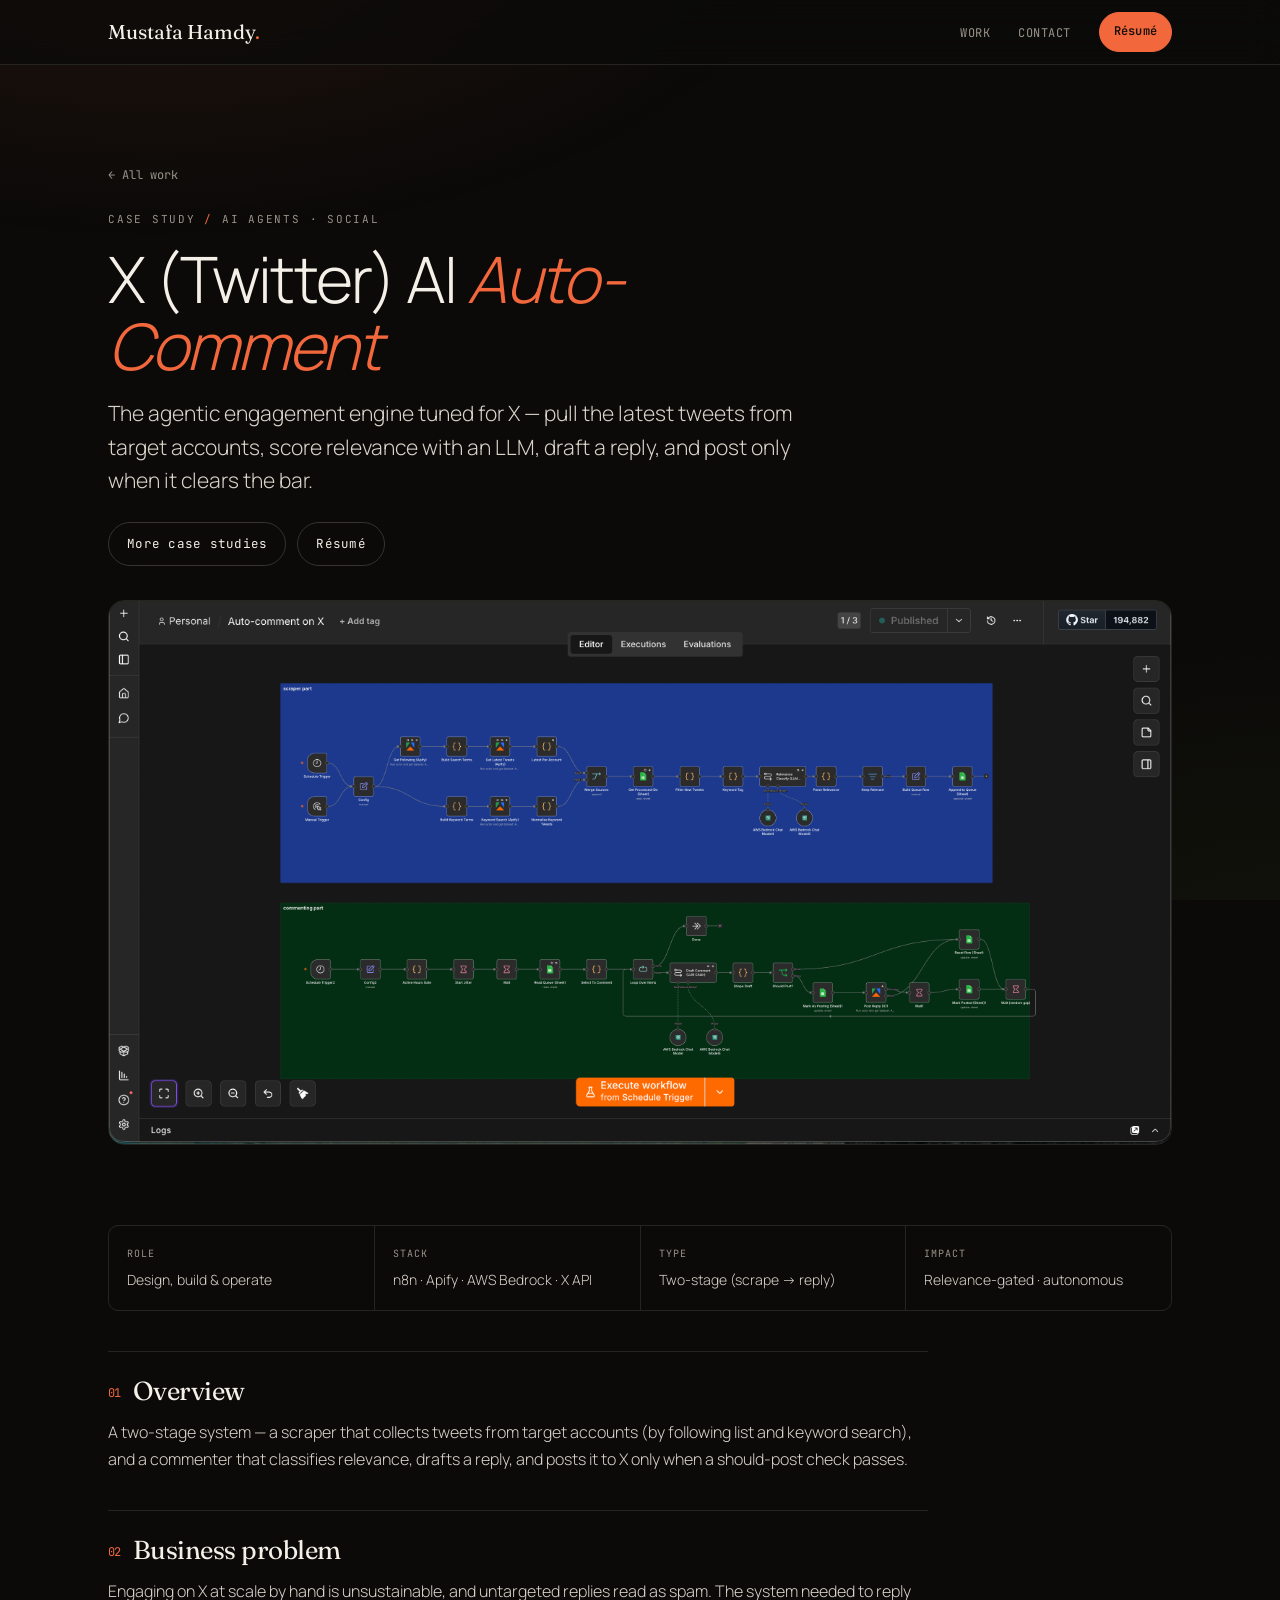
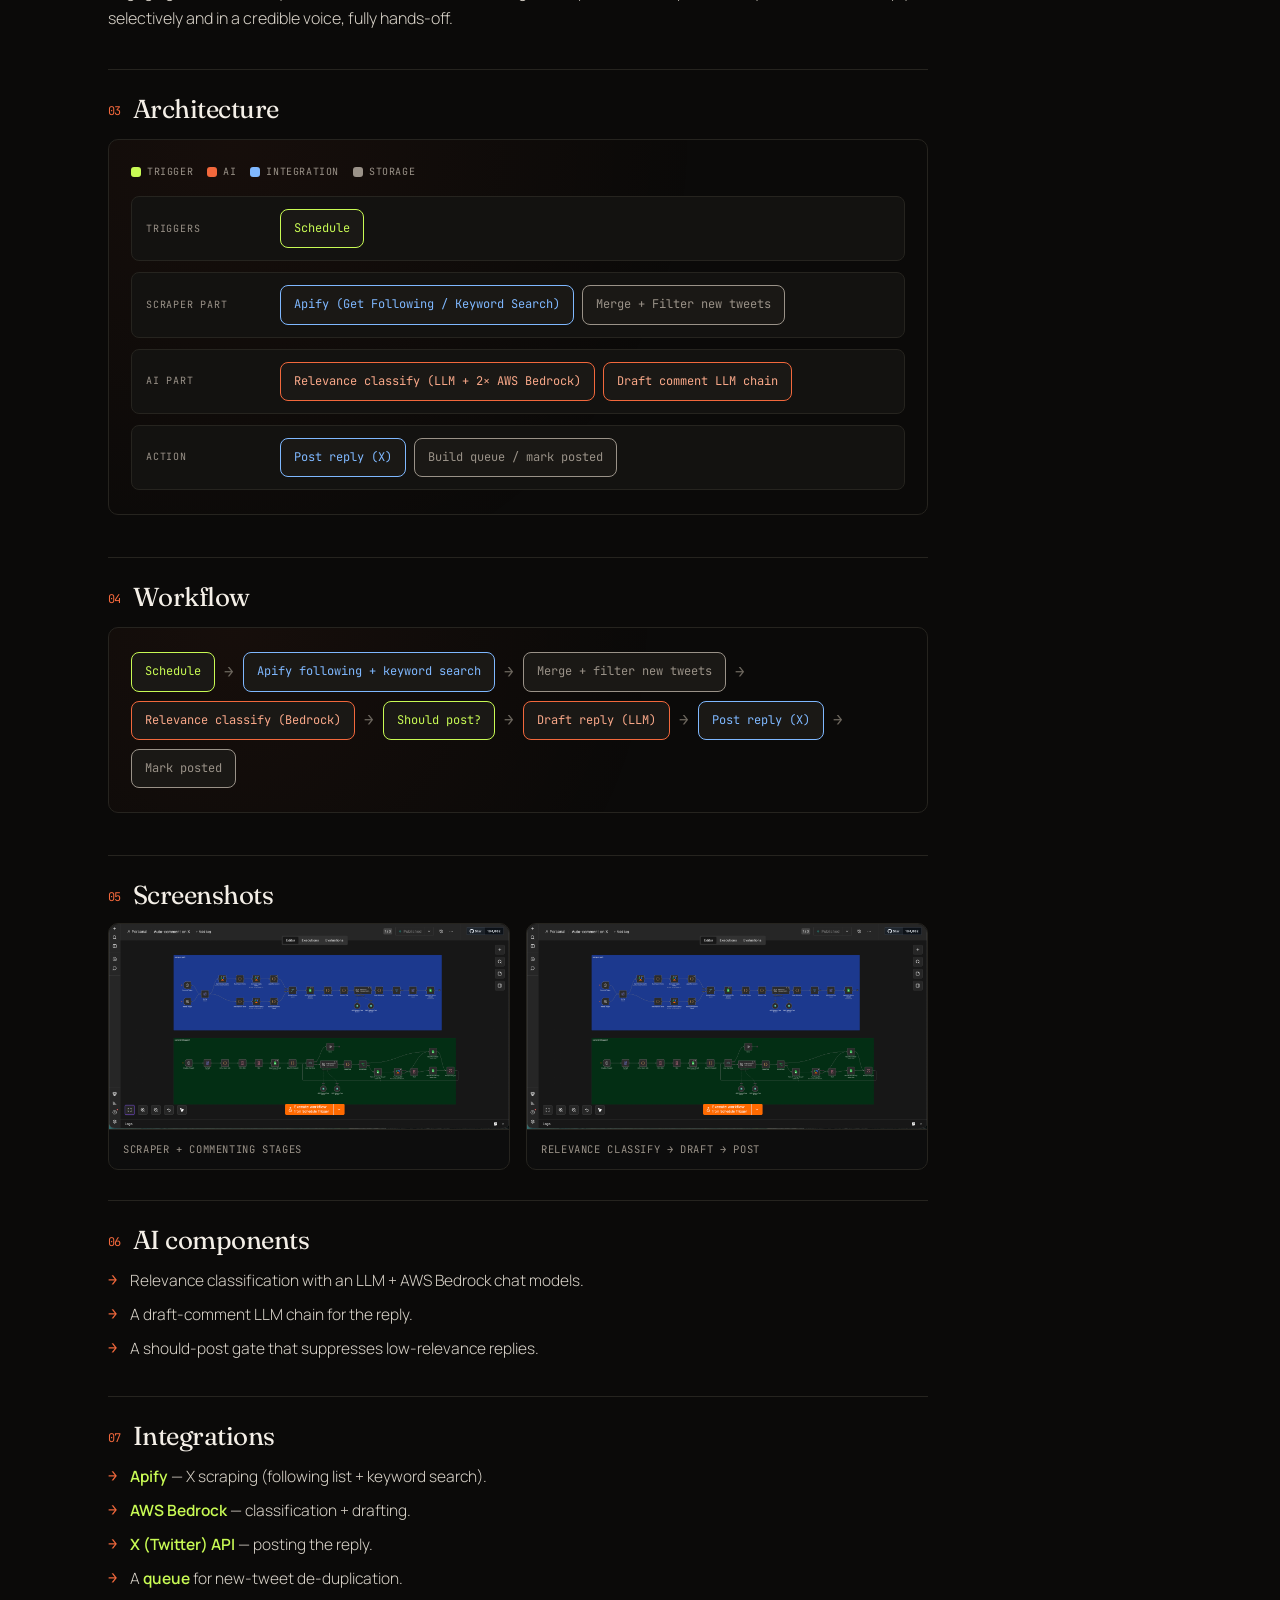
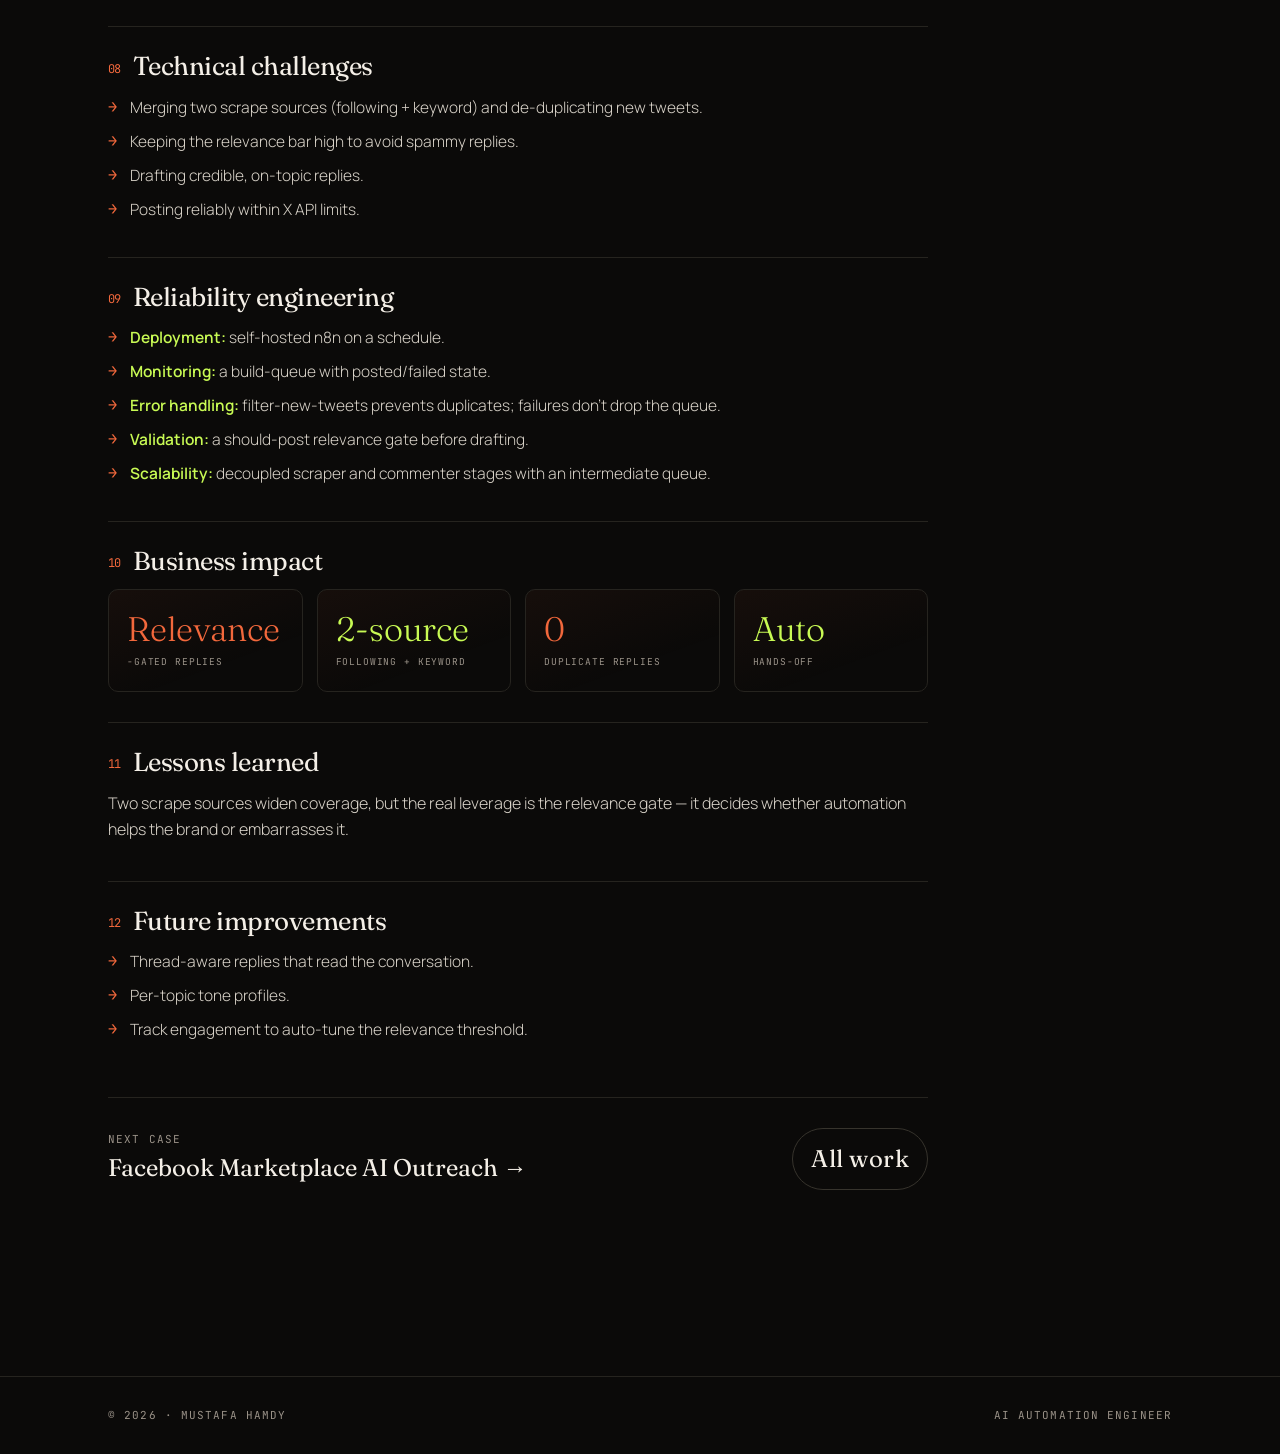
<file: case/x-auto-comment.html>
<!DOCTYPE html>
<html lang="en" class="no-js">
<head>
<meta charset="UTF-8" />
<meta name="viewport" content="width=device-width, initial-scale=1.0" />
<title>X (Twitter) AI Auto-Comment — Case Study — Mustafa Hamdy</title>
<meta name="description" content="Case study: a two-stage n8n system that scrapes tweets from target accounts, scores relevance with an LLM, drafts a reply, and posts only when it clears the bar." />
<meta name="theme-color" content="#0b0a09" />
<link rel="preconnect" href="https://fonts.googleapis.com">
<link rel="preconnect" href="https://fonts.gstatic.com" crossorigin>
<link href="https://fonts.googleapis.com/css2?family=Fraunces:ital,opsz,wght@0,9..144,300..900;1,9..144,300..900&family=JetBrains+Mono:wght@300;400;500&family=Manrope:wght@300;400;500;600;700;800&display=swap" rel="stylesheet">
<link rel="stylesheet" href="../styles.css">
<script>document.documentElement.classList.remove('no-js');document.documentElement.classList.add('js');</script>
</head>
<body>
<a class="skip" href="#body">Skip to content</a>
<header class="nav">
  <div class="wrap">
    <a class="brand" href="../index.html">Mustafa Hamdy<span class="dot">.</span></a>
    <ul>
      <li class="hide-sm"><a class="link" href="../index.html#work">Work</a></li>
      <li class="hide-sm"><a class="link" href="../index.html#contact">Contact</a></li>
      <li><a class="btn sm primary" href="../Mustafa-Hamdy-CV.pdf" download>Résumé</a></li>
    </ul>
  </div>
</header>

<main id="body">
<section class="cstop">
  <div class="wrap">
    <a class="back" href="../index.html#work">← All work</a>
    <div class="cshero">
      <div class="eyebrow" style="margin-bottom:16px">Case Study <span class="dot">/</span> AI Agents · Social</div>
      <h1>X (Twitter) AI <em>Auto-Comment</em></h1>
      <p class="sub">The agentic engagement engine tuned for X — pull the latest tweets from target accounts, score relevance with an LLM, draft a reply, and post only when it clears the bar.</p>
      <div class="actions">
        <a class="btn ghost" href="../index.html#work">More case studies</a>
        <a class="btn ghost" href="../Mustafa-Hamdy-CV.pdf" download>Résumé</a>
      </div>
    </div>
    <div class="hero-shot"><img src="../workflows/26-social-autocomment-x.png" alt="n8n workflow: X auto-comment with scraper and commenting stages and a Bedrock relevance classifier"></div>
  </div>
</section>

<section style="padding-top:20px">
  <div class="wrap">
    <div class="facts">
      <div class="f"><div class="fk">Role</div><div class="fv">Design, build &amp; operate</div></div>
      <div class="f"><div class="fk">Stack</div><div class="fv">n8n · Apify · AWS Bedrock · X API</div></div>
      <div class="f"><div class="fk">Type</div><div class="fv">Two-stage (scrape → reply)</div></div>
      <div class="f"><div class="fk">Impact</div><div class="fv">Relevance-gated · autonomous</div></div>
    </div>

    <div class="cbody">
      <div class="block">
        <h2><span class="n">01</span>Overview</h2>
        <p>A two-stage system — a scraper that collects tweets from target accounts (by following list and keyword search), and a commenter that classifies relevance, drafts a reply, and posts it to X only when a should-post check passes.</p>
      </div>

      <div class="block">
        <h2><span class="n">02</span>Business problem</h2>
        <p>Engaging on X at scale by hand is unsustainable, and untargeted replies read as spam. The system needed to reply selectively and in a credible voice, fully hands-off.</p>
      </div>

      <div class="block">
        <h2><span class="n">03</span>Architecture</h2>
        <div class="diagram">
          <div class="legend"><span><i class="i-trig"></i>Trigger</span><span><i class="i-ai"></i>AI</span><span><i class="i-int"></i>Integration</span><span><i class="i-store"></i>Storage</span></div>
          <div class="arch" role="img" aria-label="A schedule trigger feeds a blue scraper part using Apify to get following and keyword search results, merged and filtered for new tweets; a green AI part classifies relevance with an LLM and two AWS Bedrock models and drafts a comment; the action tier posts the reply to X and builds a queue marking tweets posted.">
            <div class="tier"><div class="tl">Triggers</div><div class="tn"><span class="node trig">Schedule</span></div></div>
            <div class="tier"><div class="tl">Scraper part</div><div class="tn"><span class="node int">Apify (Get Following / Keyword Search)</span><span class="node store">Merge + Filter new tweets</span></div></div>
            <div class="tier"><div class="tl">AI part</div><div class="tn"><span class="node ai">Relevance classify (LLM + 2× AWS Bedrock)</span><span class="node ai">Draft comment LLM chain</span></div></div>
            <div class="tier"><div class="tl">Action</div><div class="tn"><span class="node int">Post reply (X)</span><span class="node store">Build queue / mark posted</span></div></div>
          </div>
        </div>
      </div>

      <div class="block">
        <h2><span class="n">04</span>Workflow</h2>
        <div class="diagram">
          <div class="flow" role="img" aria-label="Schedule triggers Apify following and keyword search, merge and filter new tweets, relevance classify with Bedrock, a should-post gate, draft the reply with an LLM, post the reply to X, then mark posted.">
            <span class="node trig">Schedule</span><span class="arrow">→</span><span class="node int">Apify following + keyword search</span><span class="arrow">→</span><span class="node store">Merge + filter new tweets</span><span class="arrow">→</span><span class="node ai">Relevance classify (Bedrock)</span><span class="arrow">→</span><span class="node trig">Should post?</span><span class="arrow">→</span><span class="node ai">Draft reply (LLM)</span><span class="arrow">→</span><span class="node int">Post reply (X)</span><span class="arrow">→</span><span class="node store">Mark posted</span>
          </div>
        </div>
      </div>

      <div class="block">
        <h2><span class="n">05</span>Screenshots</h2>
        <div class="gallery">
          <figure><a href="../workflows/26-social-autocomment-x.png" target="_blank" rel="noopener"><img src="../workflows/26-social-autocomment-x.png" alt="X auto-comment scraper and commenting stages" loading="lazy"></a><figcaption>Scraper + commenting stages</figcaption></figure>
          <figure><a href="../workflows/34-x-autocomment-2.png" target="_blank" rel="noopener"><img src="../workflows/34-x-autocomment-2.png" alt="Relevance classify, draft, and post stages" loading="lazy"></a><figcaption>Relevance classify → draft → post</figcaption></figure>
        </div>
      </div>

      <div class="block">
        <h2><span class="n">06</span>AI components</h2>
        <ul>
          <li>Relevance classification with an LLM + AWS Bedrock chat models.</li>
          <li>A draft-comment LLM chain for the reply.</li>
          <li>A should-post gate that suppresses low-relevance replies.</li>
        </ul>
      </div>

      <div class="block">
        <h2><span class="n">07</span>Integrations</h2>
        <ul>
          <li><b>Apify</b> — X scraping (following list + keyword search).</li>
          <li><b>AWS Bedrock</b> — classification + drafting.</li>
          <li><b>X (Twitter) API</b> — posting the reply.</li>
          <li>A <b>queue</b> for new-tweet de-duplication.</li>
        </ul>
      </div>

      <div class="block">
        <h2><span class="n">08</span>Technical challenges</h2>
        <ul>
          <li>Merging two scrape sources (following + keyword) and de-duplicating new tweets.</li>
          <li>Keeping the relevance bar high to avoid spammy replies.</li>
          <li>Drafting credible, on-topic replies.</li>
          <li>Posting reliably within X API limits.</li>
        </ul>
      </div>

      <div class="block">
        <h2><span class="n">09</span>Reliability engineering</h2>
        <ul>
          <li><b>Deployment:</b> self-hosted n8n on a schedule.</li>
          <li><b>Monitoring:</b> a build-queue with posted/failed state.</li>
          <li><b>Error handling:</b> filter-new-tweets prevents duplicates; failures don't drop the queue.</li>
          <li><b>Validation:</b> a should-post relevance gate before drafting.</li>
          <li><b>Scalability:</b> decoupled scraper and commenter stages with an intermediate queue.</li>
        </ul>
      </div>

      <div class="block">
        <h2><span class="n">10</span>Business impact</h2>
        <div class="itiles">
          <div class="it"><div class="n">Relevance</div><div class="l">-gated replies</div></div>
          <div class="it alt"><div class="n">2-source</div><div class="l">following + keyword</div></div>
          <div class="it"><div class="n">0</div><div class="l">duplicate replies</div></div>
          <div class="it alt"><div class="n">Auto</div><div class="l">hands-off</div></div>
        </div>
      </div>

      <div class="block">
        <h2><span class="n">11</span>Lessons learned</h2>
        <p>Two scrape sources widen coverage, but the real leverage is the relevance gate — it decides whether automation helps the brand or embarrasses it.</p>
      </div>

      <div class="block">
        <h2><span class="n">12</span>Future improvements</h2>
        <ul>
          <li>Thread-aware replies that read the conversation.</li>
          <li>Per-topic tone profiles.</li>
          <li>Track engagement to auto-tune the relevance threshold.</li>
        </ul>
      </div>

      <div class="nextcase">
        <div><div class="l">Next case</div><a href="facebook-marketplace-outreach.html">Facebook Marketplace AI Outreach →</a></div>
        <a class="btn ghost" href="../index.html#work">All work</a>
      </div>
    </div>
  </div>
</section>
</main>

<footer><div class="wrap"><div>© <span id="yr">2026</span> · Mustafa Hamdy</div><div>AI Automation Engineer</div></div></footer>
<script>document.getElementById('yr').textContent=new Date().getFullYear();</script>
</body>
</html>
</file>
<file: styles.css>
/* =========================================================
   Mustafa Hamdy — Portfolio design system (shared)
   Premium · minimal · fast. Used by index + case pages.
   ========================================================= */
:root{
  --bg:#0b0a09; --panel:#131210; --panel-2:#1a1815; --line:#26241f; --line-2:#37342d;
  --ink:#f4efe7; --ink-soft:#d9d3c9; --mut:#9a9288; --mut-2:#6c665d;
  --accent:#f2683c; --accent-soft:#f9a889; --lime:#c8fa54;
  --serif:'Fraunces',Georgia,serif; --sans:'Manrope',-apple-system,BlinkMacSystemFont,sans-serif; --mono:'JetBrains Mono',ui-monospace,monospace;
  --maxw:1120px; --r:16px; --r-sm:10px;
  --sp: clamp(72px, 9vw, 128px);
}
*{box-sizing:border-box;margin:0;padding:0}
html{scroll-behavior:smooth;-webkit-text-size-adjust:100%}
@media(prefers-reduced-motion:reduce){html{scroll-behavior:auto}}
body{background:var(--bg);color:var(--ink);font-family:var(--sans);line-height:1.6;-webkit-font-smoothing:antialiased;-moz-osx-font-smoothing:grayscale;overflow-x:hidden}
body::before{content:'';position:fixed;inset:0;z-index:0;pointer-events:none;background:radial-gradient(1200px 600px at 12% -10%,rgba(242,104,60,.10),transparent 55%),radial-gradient(1000px 700px at 100% 110%,rgba(200,250,84,.045),transparent 55%)}
img{display:block;max-width:100%}
a{color:inherit;text-decoration:none}
h1,h2,h3{font-weight:400;letter-spacing:-.02em;line-height:1.05}
::selection{background:var(--accent);color:#140d08}
:focus-visible{outline:2px solid var(--lime);outline-offset:3px;border-radius:6px}

.wrap{max-width:var(--maxw);margin:0 auto;padding:0 28px;position:relative;z-index:1}
@media(max-width:600px){.wrap{padding:0 20px}}
.eyebrow{font-family:var(--mono);font-size:11px;letter-spacing:.16em;text-transform:uppercase;color:var(--mut)}
.eyebrow .dot{color:var(--accent)}

/* skip link */
.skip{position:absolute;left:-999px;top:8px;z-index:200;background:var(--lime);color:#111;padding:10px 16px;border-radius:8px;font-family:var(--mono);font-size:13px}
.skip:focus{left:16px}

/* ---------- NAV ---------- */
.nav{position:sticky;top:0;z-index:100;background:rgba(11,10,9,.7);backdrop-filter:blur(16px);-webkit-backdrop-filter:blur(16px);border-bottom:1px solid var(--line)}
.nav .wrap{display:flex;align-items:center;justify-content:space-between;height:64px}
.brand{font-family:var(--serif);font-size:20px}
.brand .dot{color:var(--accent)}
.nav ul{display:flex;gap:28px;align-items:center;list-style:none}
.nav a.link{font-family:var(--mono);font-size:12px;letter-spacing:.04em;text-transform:uppercase;color:var(--mut);transition:color .2s}
.nav a.link:hover{color:var(--ink)}
@media(max-width:680px){.nav ul li.hide-sm{display:none}}

/* ---------- BUTTONS ---------- */
.btn{display:inline-flex;align-items:center;gap:8px;font-family:var(--mono);font-size:12.5px;letter-spacing:.02em;padding:11px 18px;border-radius:100px;border:1px solid var(--line-2);color:var(--ink);transition:transform .2s,background .2s,border-color .2s,box-shadow .2s;white-space:nowrap}
.btn:hover{transform:translateY(-2px)}
.btn.sm{padding:9px 14px;font-size:12px}
.btn.primary{background:var(--accent);border-color:var(--accent);color:#160d07;font-weight:600}
.btn.primary:hover{box-shadow:0 14px 34px -12px rgba(242,104,60,.65)}
.btn.ghost:hover{border-color:var(--ink);background:rgba(255,255,255,.04)}
.btn[aria-disabled="true"]{opacity:.4;pointer-events:none}

/* ---------- HERO ---------- */
.hero{padding:120px 0 64px}
.tagpill{display:inline-flex;align-items:center;gap:10px;font-family:var(--mono);font-size:12px;letter-spacing:.06em;color:var(--mut);border:1px solid var(--line);border-radius:100px;padding:7px 14px;margin-bottom:30px}
.tagpill .pulse{width:8px;height:8px;border-radius:50%;background:var(--lime);box-shadow:0 0 0 0 rgba(200,250,84,.5);animation:pulse 2.6s infinite}
@keyframes pulse{70%{box-shadow:0 0 0 8px rgba(200,250,84,0)}100%{box-shadow:0 0 0 0 rgba(200,250,84,0)}}
@media(prefers-reduced-motion:reduce){.pulse{animation:none}}
.hero h1{font-size:clamp(44px,7.5vw,92px);font-weight:300;line-height:.98;letter-spacing:-.04em;max-width:15ch;margin-bottom:22px}
.hero h1 .hero-ac{font-style:italic;color:var(--accent)}
.hero .sub{font-size:clamp(17px,2vw,21px);color:var(--ink-soft);font-weight:300;max-width:60ch;margin-bottom:32px}
.hero .actions{display:flex;flex-wrap:wrap;gap:12px}

/* ---------- METRICS STRIP ---------- */
.metrics{border-top:1px solid var(--line);border-bottom:1px solid var(--line)}
.metrics .row{display:grid;grid-template-columns:repeat(5,1fr)}
.metrics .m{padding:30px 18px;border-right:1px solid var(--line)}
.metrics .m:last-child{border-right:none}
.metrics .m .n{font-family:var(--serif);font-size:clamp(30px,3.6vw,46px);font-weight:300;line-height:1;letter-spacing:-.02em}
.metrics .m .n em{font-style:italic;color:var(--accent)}
.metrics .m:nth-child(even) .n em{color:var(--lime)}
.metrics .m .l{font-family:var(--mono);font-size:10px;letter-spacing:.09em;text-transform:uppercase;color:var(--mut);margin-top:10px;line-height:1.5}
@media(max-width:820px){.metrics .row{grid-template-columns:repeat(3,1fr)}.metrics .m:nth-child(3){border-right:none}.metrics .m:nth-child(n+4){border-top:1px solid var(--line)}}
@media(max-width:520px){.metrics .row{grid-template-columns:repeat(2,1fr)}.metrics .m:nth-child(odd){border-right:1px solid var(--line)}.metrics .m:nth-child(even){border-right:none}.metrics .m:nth-child(n+3){border-top:1px solid var(--line)}}

/* ---------- SECTION HEADERS ---------- */
section{padding:var(--sp) 0;position:relative}
.shead{display:flex;align-items:baseline;justify-content:space-between;gap:24px;margin-bottom:48px;flex-wrap:wrap}
.shead h2{font-size:clamp(30px,4.4vw,52px);font-weight:300;letter-spacing:-.03em}
.shead h2 em{font-style:italic;color:var(--mut)}
.shead p{color:var(--mut);font-size:15px;max-width:42ch}

/* ---------- PROJECT CARDS (homepage) ---------- */
.grid{display:grid;grid-template-columns:1fr 1fr;gap:26px}
@media(max-width:820px){.grid{grid-template-columns:1fr;gap:22px}}
.pcard{background:var(--panel);border:1px solid var(--line);border-radius:var(--r);overflow:hidden;display:flex;flex-direction:column;transition:transform .3s,border-color .3s,box-shadow .3s}
.pcard:hover{transform:translateY(-5px);border-color:var(--line-2);box-shadow:0 30px 60px -30px rgba(0,0,0,.8)}
.pcard .shot{aspect-ratio:16/10;overflow:hidden;background:radial-gradient(circle at 30% 20%,rgba(242,104,60,.08),transparent 60%),linear-gradient(135deg,#171512,#0e0d0b);border-bottom:1px solid var(--line)}
.pcard .shot img{width:100%;height:100%;object-fit:cover;object-position:top left;transition:transform .6s}
.pcard:hover .shot img{transform:scale(1.04)}
.pcard .body{padding:26px 26px 24px;display:flex;flex-direction:column;gap:14px;flex:1}
.pcard .cat{font-family:var(--mono);font-size:10px;letter-spacing:.12em;text-transform:uppercase;color:var(--accent)}
.pcard .cat.ai{color:var(--lime)}
.pcard h3{font-family:var(--serif);font-size:26px;font-weight:400;line-height:1.08}
.pcard .desc{color:var(--ink-soft);font-size:15px;font-weight:300;line-height:1.55}
.pcard .impact{font-size:14px;color:var(--ink);display:flex;align-items:center;gap:9px}
.pcard .impact::before{content:'';width:16px;height:2px;background:var(--lime);flex:none}
.pcard .impact b{color:var(--lime);font-weight:700}
.pcard .chips{display:flex;flex-wrap:wrap;gap:6px}
.chip{font-family:var(--mono);font-size:10px;letter-spacing:.04em;text-transform:uppercase;color:var(--mut);border:1px solid var(--line);border-radius:100px;padding:5px 10px}
.pcard .cta{display:flex;flex-wrap:wrap;gap:9px;margin-top:auto;padding-top:6px}

/* ---------- MORE WORK (compact) ---------- */
.mini{display:grid;grid-template-columns:repeat(3,1fr);gap:16px}
@media(max-width:820px){.mini{grid-template-columns:repeat(2,1fr)}}
@media(max-width:520px){.mini{grid-template-columns:1fr}}
.mcard{background:var(--panel);border:1px solid var(--line);border-radius:var(--r-sm);overflow:hidden;transition:transform .25s,border-color .25s}
.mcard:hover{transform:translateY(-3px);border-color:var(--line-2)}
.mcard .shot{aspect-ratio:16/9;overflow:hidden;background:linear-gradient(135deg,#171512,#0e0d0b)}
.mcard .shot img{width:100%;height:100%;object-fit:cover;object-position:top left}
.mcard .body{padding:16px 16px 18px}
.mcard .cat{font-family:var(--mono);font-size:9px;letter-spacing:.1em;text-transform:uppercase;color:var(--accent);margin-bottom:7px}
.mcard h4{font-family:var(--serif);font-size:17px;font-weight:400;margin-bottom:6px}
.mcard p{font-size:12.5px;color:var(--mut);font-weight:300;line-height:1.5}
.mcard .k{font-family:var(--mono);font-size:10px;color:var(--lime);margin-top:9px}

/* ---------- ABOUT / EXPERIENCE (condensed) ---------- */
.two{display:grid;grid-template-columns:1fr 1fr;gap:56px;align-items:start}
@media(max-width:820px){.two{grid-template-columns:1fr;gap:36px}}
.lead{font-size:clamp(19px,2.3vw,26px);font-weight:300;line-height:1.4;color:var(--ink-soft)}
.lead em{font-family:var(--serif);font-style:italic;color:var(--accent)}
.xp{list-style:none}
.xp li{display:grid;grid-template-columns:96px 1fr;gap:18px;padding:18px 0;border-top:1px solid var(--line)}
.xp li:last-child{border-bottom:1px solid var(--line)}
.xp .yr{font-family:var(--mono);font-size:12px;color:var(--mut)}
.xp .yr .now{color:var(--lime)}
.xp h4{font-family:var(--serif);font-size:19px;font-weight:400}
.xp .role{font-family:var(--mono);font-size:11px;text-transform:uppercase;letter-spacing:.08em;color:var(--accent);margin:3px 0 6px}
.xp p{font-size:14px;color:var(--ink-soft);font-weight:300}
.xp b{color:var(--lime)}

/* ---------- CONTACT ---------- */
.contact{text-align:left}
.contact h2{font-size:clamp(40px,7vw,88px);font-weight:300;letter-spacing:-.04em;line-height:.98;margin-bottom:22px}
.contact h2 em{font-style:italic;color:var(--accent)}
.contact .sub{color:var(--ink-soft);font-size:18px;font-weight:300;max-width:52ch;margin-bottom:30px}
.contact .actions{display:flex;flex-wrap:wrap;gap:12px}

/* ---------- FOOTER ---------- */
footer{border-top:1px solid var(--line);padding:30px 0;margin-top:40px}
footer .wrap{display:flex;justify-content:space-between;flex-wrap:wrap;gap:14px;font-family:var(--mono);font-size:11px;letter-spacing:.1em;text-transform:uppercase;color:var(--mut)}
footer .heart{color:var(--accent)}

/* ---------- reveal ---------- */
.js .reveal{opacity:0;transform:translateY(22px);transition:opacity .7s ease,transform .7s cubic-bezier(.2,.8,.2,1)}
.js .reveal.in{opacity:1;transform:none}
@media(prefers-reduced-motion:reduce){.js .reveal{opacity:1;transform:none;transition:none}}

/* =========================================================
   CASE STUDY PAGES
   ========================================================= */
.cstop{padding:96px 0 12px}
.back{font-family:var(--mono);font-size:12px;color:var(--mut);display:inline-flex;gap:8px;align-items:center;margin-bottom:26px}
.back:hover{color:var(--ink)}
.cshero h1{font-size:clamp(34px,5.5vw,64px);font-weight:300;letter-spacing:-.03em;max-width:18ch;margin-bottom:18px}
.cshero h1 em{font-style:italic;color:var(--accent)}
.cshero .sub{font-size:clamp(17px,2vw,21px);color:var(--ink-soft);font-weight:300;max-width:60ch;margin-bottom:24px}
.cshero .actions{display:flex;flex-wrap:wrap;gap:11px;margin-bottom:34px}
.hero-shot{border:1px solid var(--line);border-radius:var(--r);overflow:hidden;background:#0d0d0d;margin-bottom:8px}
.hero-shot img{width:100%;height:auto}

/* quick facts bar */
.facts{display:grid;grid-template-columns:repeat(4,1fr);gap:1px;background:var(--line);border:1px solid var(--line);border-radius:var(--r-sm);overflow:hidden;margin:40px 0}
@media(max-width:680px){.facts{grid-template-columns:repeat(2,1fr)}}
.facts .f{background:var(--bg);padding:20px 18px}
.facts .fk{font-family:var(--mono);font-size:10px;letter-spacing:.1em;text-transform:uppercase;color:var(--mut);margin-bottom:8px}
.facts .fv{font-size:14px;color:var(--ink-soft);font-weight:300;line-height:1.4}

/* case body blocks */
.cbody{max-width:820px}
.block{padding:26px 0;border-top:1px solid var(--line)}
.block h2{font-family:var(--serif);font-size:26px;font-weight:400;margin-bottom:14px}
.block h2 .n{font-family:var(--mono);font-size:12px;color:var(--accent);margin-right:12px;vertical-align:middle}
.block p{color:var(--ink-soft);font-size:16px;font-weight:300;line-height:1.65;margin-bottom:12px}
.block ul{list-style:none;margin:6px 0}
.block li{position:relative;padding-left:22px;margin-bottom:10px;color:var(--ink-soft);font-weight:300;font-size:15.5px;line-height:1.55}
.block li::before{content:'→';position:absolute;left:0;color:var(--accent);font-family:var(--mono)}
.block b{color:var(--lime);font-weight:600}

/* impact tiles (case) */
.itiles{display:grid;grid-template-columns:repeat(auto-fit,minmax(140px,1fr));gap:14px;margin:6px 0 4px}
.it{border:1px solid var(--line);border-radius:var(--r-sm);padding:22px 18px;background:linear-gradient(160deg,rgba(242,104,60,.05),transparent 70%)}
.it .n{font-family:var(--serif);font-size:34px;font-weight:300;color:var(--accent);line-height:1}
.it.alt .n{color:var(--lime)}
.it .n em{font-style:italic}
.it .l{font-family:var(--mono);font-size:9.5px;letter-spacing:.09em;text-transform:uppercase;color:var(--mut);margin-top:9px;line-height:1.4}

/* diagrams (case) */
.diagram{border:1px solid var(--line);border-radius:var(--r-sm);padding:24px 22px;margin:16px 0;background:radial-gradient(circle at 15% 0%,rgba(242,104,60,.05),transparent 60%)}
.legend{display:flex;flex-wrap:wrap;gap:14px;margin-bottom:16px;font-family:var(--mono);font-size:10px;letter-spacing:.06em;text-transform:uppercase;color:var(--mut)}
.legend span{display:inline-flex;align-items:center;gap:6px}
.legend i{width:10px;height:10px;border-radius:3px;display:inline-block}
.i-trig{background:var(--lime)}.i-ai{background:var(--accent)}.i-int{background:#7fb8ff}.i-store{background:var(--mut)}
.flow{display:flex;flex-wrap:wrap;align-items:center;gap:9px}
.node{font-family:var(--mono);font-size:12px;padding:9px 13px;border-radius:8px;border:1px solid var(--line-2);background:var(--panel-2);color:var(--ink-soft);white-space:nowrap}
.node.trig{border-color:var(--lime);color:var(--lime)}
.node.ai{border-color:var(--accent);color:var(--accent-soft)}
.node.int{border-color:#7fb8ff;color:#7fb8ff}
.node.store{border-color:var(--mut);color:var(--mut)}
.arrow{color:var(--mut-2);font-family:var(--mono)}
.arch{display:flex;flex-direction:column;gap:11px}
.tier{display:grid;grid-template-columns:120px 1fr;gap:14px;align-items:center;padding:12px 14px;border:1px solid var(--line);border-radius:8px;background:var(--panel)}
.tier .tl{font-family:var(--mono);font-size:10px;letter-spacing:.08em;text-transform:uppercase;color:var(--mut)}
.tier .tn{display:flex;flex-wrap:wrap;gap:8px}
@media(max-width:560px){.tier{grid-template-columns:1fr;gap:8px}}
.shot-row{display:grid;grid-template-columns:1fr 1fr;gap:14px;margin:16px 0}
@media(max-width:680px){.shot-row{grid-template-columns:1fr}}
.figshot{border:1px solid var(--line);border-radius:var(--r-sm);overflow:hidden;background:#0d0d0d}
.figshot img{width:100%;height:auto}
.nextcase{display:flex;justify-content:space-between;align-items:center;gap:20px;padding:30px 0;border-top:1px solid var(--line);margin-top:20px;flex-wrap:wrap}
.nextcase .l{font-family:var(--mono);font-size:11px;text-transform:uppercase;letter-spacing:.1em;color:var(--mut)}
.nextcase a{font-family:var(--serif);font-size:24px;color:var(--ink)}
.nextcase a:hover{color:var(--accent)}

/* ---------- SCREENSHOT GALLERY (case pages) ---------- */
.gallery{display:grid;grid-template-columns:repeat(auto-fit,minmax(340px,1fr));gap:16px;margin:14px 0 4px}
.gallery figure{border:1px solid var(--line);border-radius:var(--r-sm);overflow:hidden;background:#0d0d0d;transition:transform .25s,border-color .25s}
.gallery figure:hover{transform:translateY(-3px);border-color:var(--line-2)}
.gallery a{display:block}
.gallery img{width:100%;height:auto;display:block}
.gallery figcaption{font-family:var(--mono);font-size:10.5px;letter-spacing:.06em;text-transform:uppercase;color:var(--mut);padding:11px 14px;border-top:1px solid var(--line)}
.gallery.solo{grid-template-columns:1fr}

/* ---------- MINI CARD CTA (more work) ---------- */
.mcard .cta{margin-top:12px}
.mcard .body{display:flex;flex-direction:column;gap:2px}

/* bigger hero imagery + breathing room on large screens */
@media(min-width:1000px){
  .pcard .shot{aspect-ratio:16/10}
  .hero{padding:132px 0 72px}
}
/* make the first two featured cards more prominent on wide screens */
@media(min-width:1000px){
  .grid.feature .pcard:first-child,.grid.feature .pcard:nth-child(2){}
}
</file>
